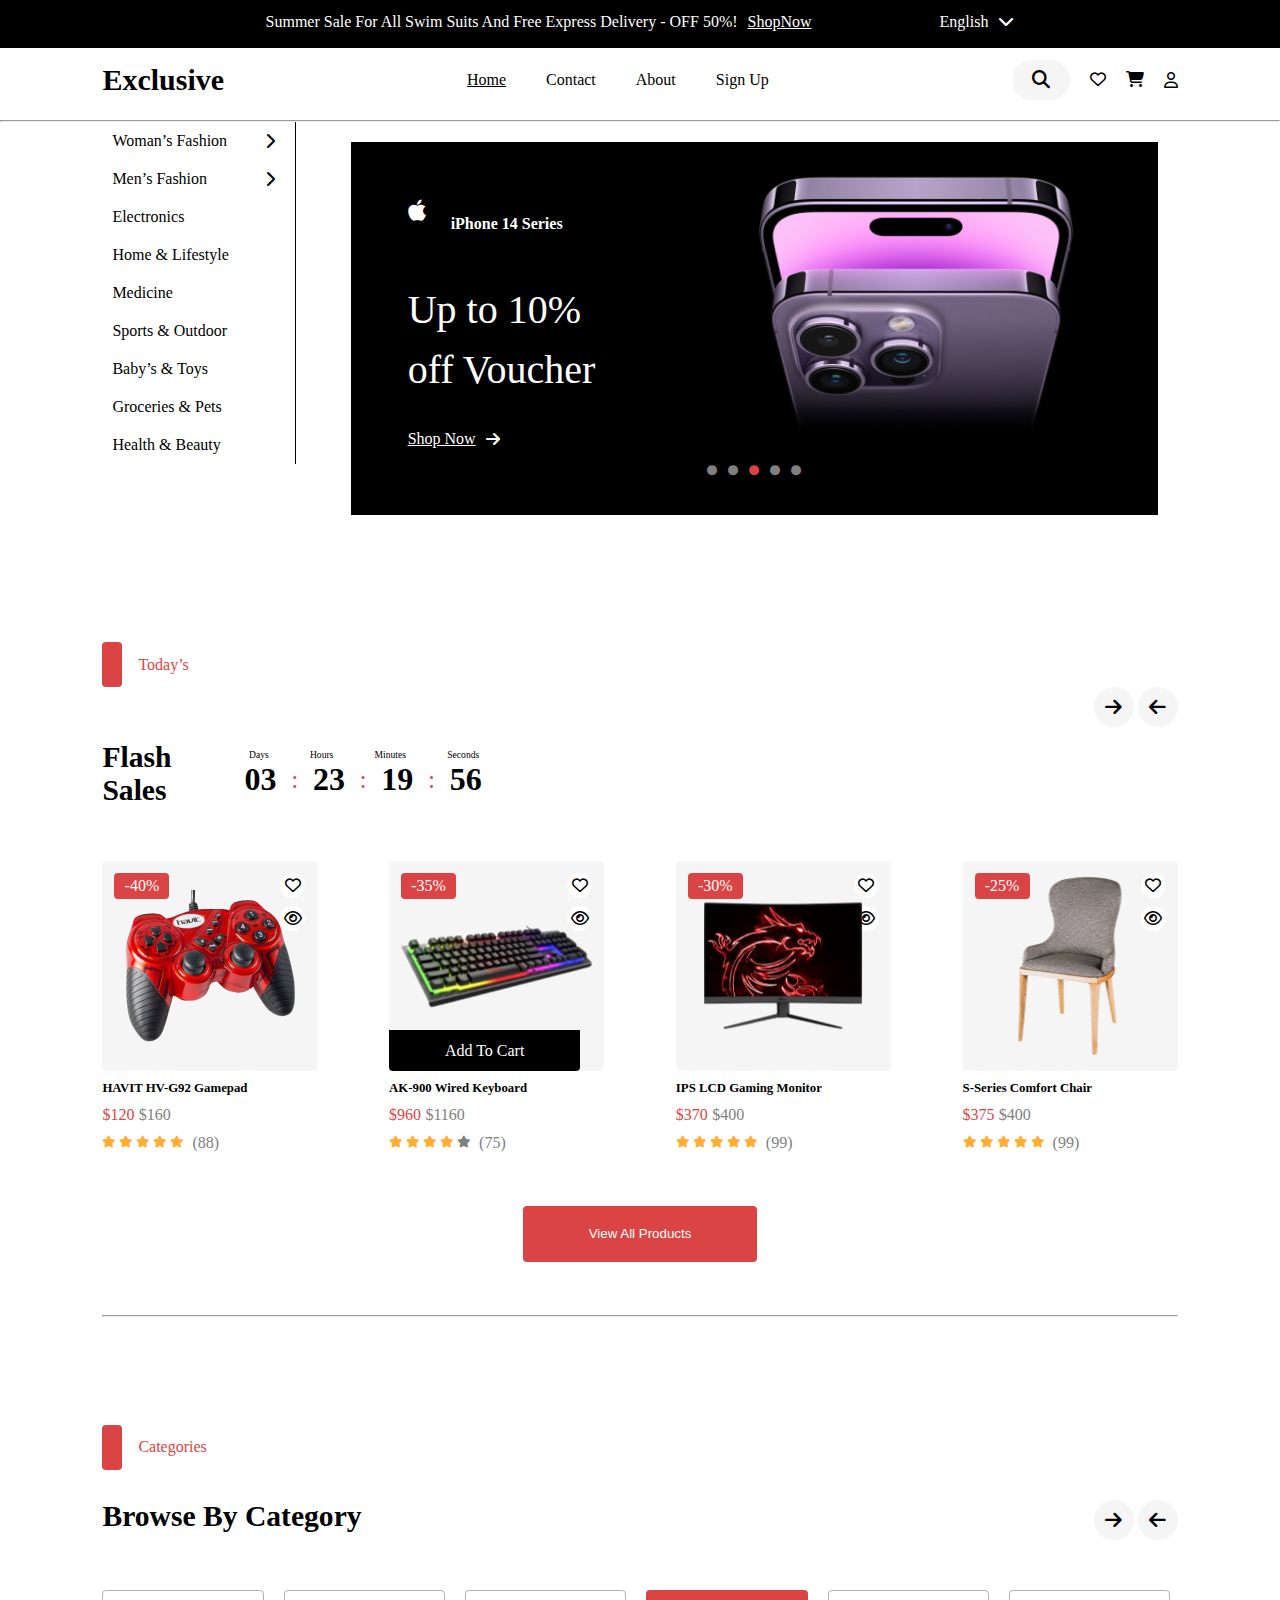
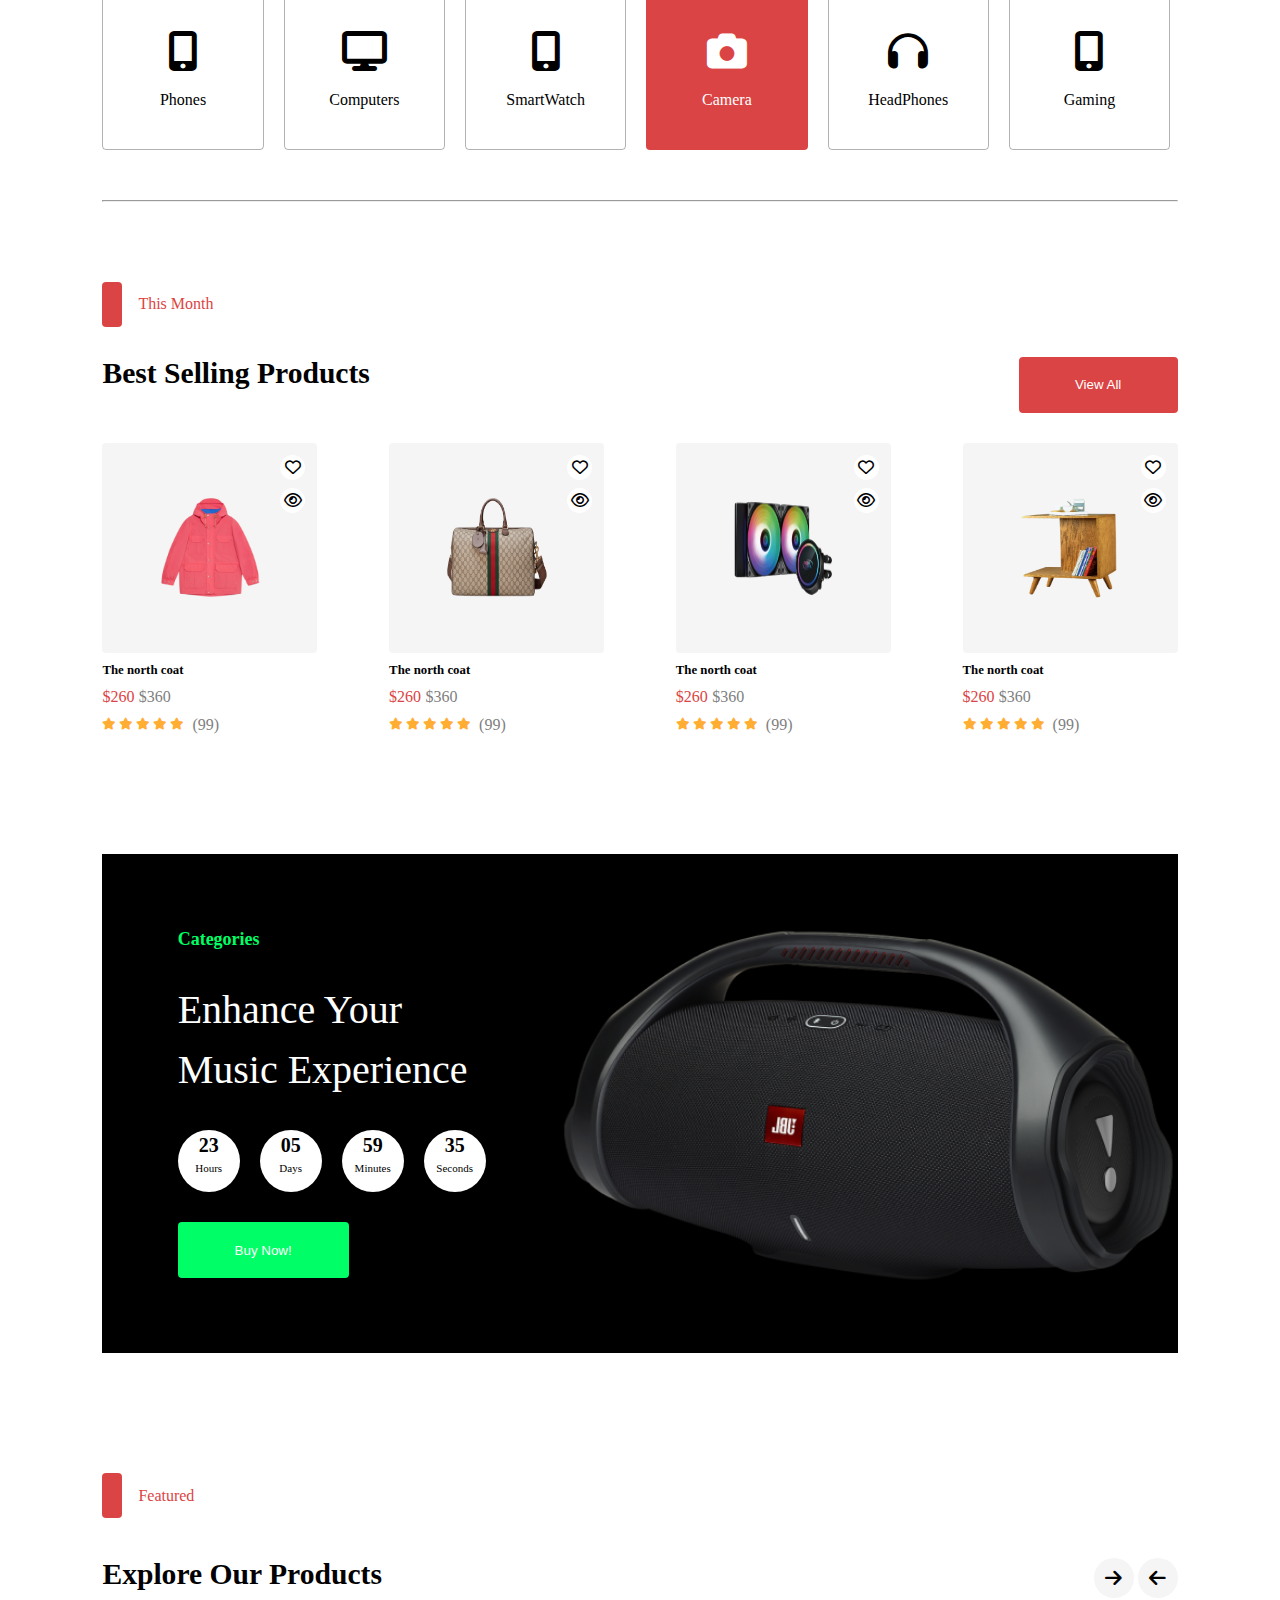
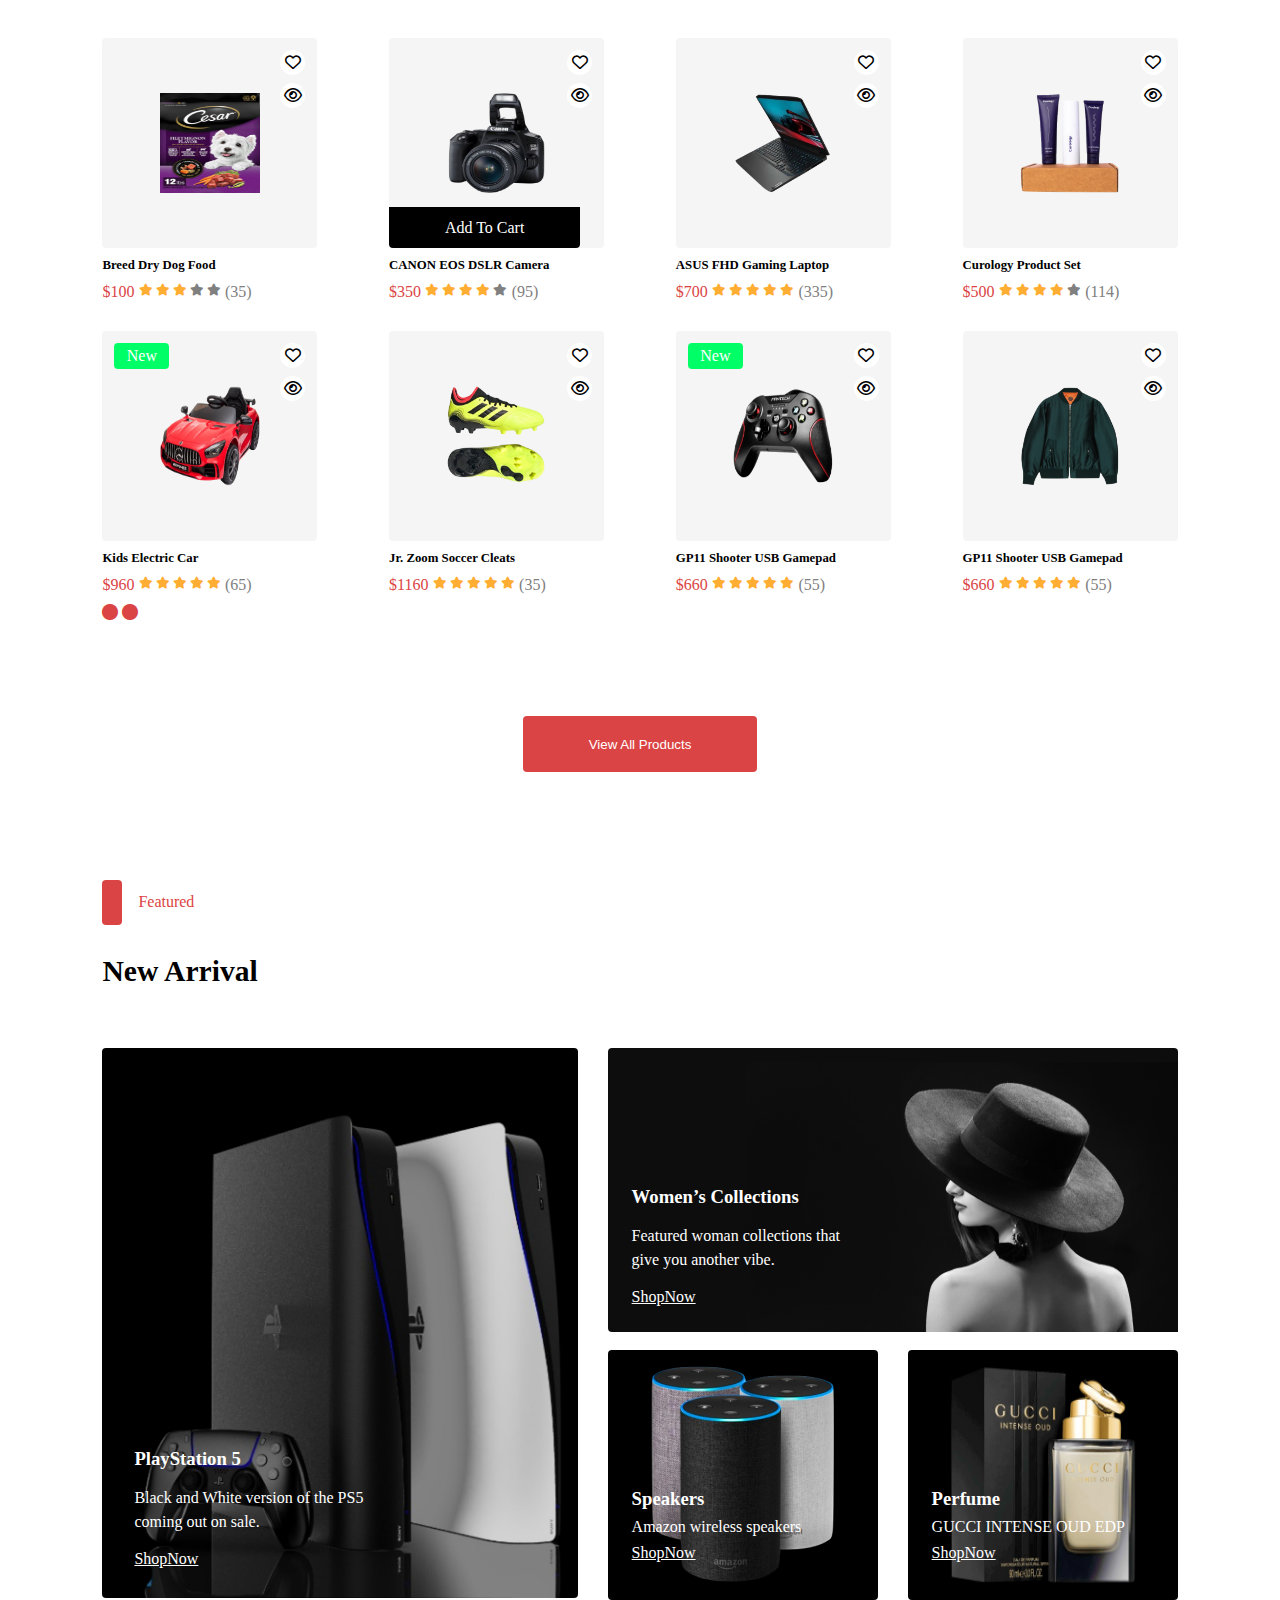
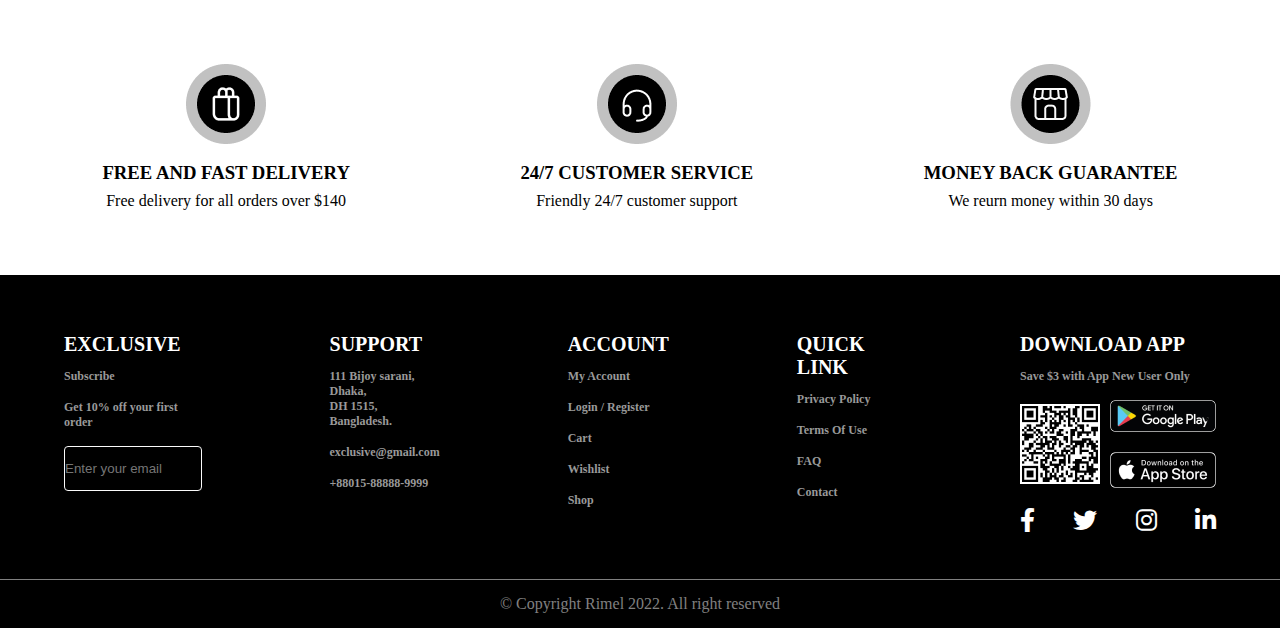
<file: index.html>
<!DOCTYPE html>
<html lang="en">

<head>
    <meta charset="UTF-8">
    <title>E-Commerce</title>
    <link rel="stylesheet" href="CSS/style.css">
    <link rel="stylesheet" href="CSS/all.css">
</head>

<body>
    <!-- start header -->
    <header>
        <div class="TopHeader">
            <div class="shop">
                <p>Summer Sale For All Swim Suits And Free Express Delivery - OFF 50%! </p>
                <a href="" class="ShopNow">ShopNow</a>
            </div>
            <div class="shop">
                <p>English</p>
                <i class="fa-solid fa-chevron-down"></i>
            </div>

        </div>
        <nav>
            <h1>Exclusive</h1>
            <div class="navbar">
                <ul>
                    <li class="underline"><a href="index.html">Home</a></li>
                    <li class="without_underline"><a href="Contact.html">Contact</a></li>
                    <li class="without_underline"><a href="About.html">About</a></li>
                    <li class="without_underline"><a href="sign up.html">Sign Up</a></li>
                </ul>
            </div>
            <div class="research">
                <div class="Box">
                    <input class="input_research" type="text" placeholder="What are you looking for? ">
                    <a href="">
                        <i class="fa-solid fa-magnifying-glass search"></i>
                    </a>
                </div>
                <a href="Wishlist.html"><i class="fa-regular fa-heart"></i></a>
                <a href="Cart.html"><i class="fa-solid fa-cart-shopping"></i></a>
                <i class="fa-regular fa-user"></i>
                <div class="user-info">
                    <ul>
                        <li><i class="fa-regular fa-user"></i> Manage My Account</li>
                        <li> <i class="fa-solid fa-briefcase"></i> My Order</li>
                        <li> <i class="fa-regular fa-circle-xmark"></i> My Cancellations</li>
                        <li> <i class="fa-regular fa-star"></i> My Reviews</li>
                        <li> <i class="fa-solid fa-arrow-right-to-bracket"></i> Logout</li>
                    </ul>
                </div>
            </div>
        </nav>
        <hr>
    </header>
        <!-- End header -->
    <section class="Home_section">
        <div class="listAndiPhone">
            <div class="List">
                <ul>
                    <div class="list_chevron">
                        <li><a href="">Woman’s Fashion</a></li>
                        <i class="fa-solid fa-chevron-right"></i>
                    </div>
                    <div class="list_chevron">
                        <li><a href="">Men’s Fashion</a></li>
                        <i class="fa-solid fa-chevron-right"></i>
                    </div>
                    <li> <a href="">Electronics</a></li>
                    <li><a href="">Home & Lifestyle</a></li>
                    <li><a href="">Medicine</a></li>
                    <li><a href="">Sports & Outdoor</a></li>
                    <li><a href="">Baby’s & Toys</a></li>
                    <li><a href="">Groceries & Pets</a></li>
                    <li><a href="">Health & Beauty</a></li>
                </ul>
            </div>
            <div class="make_img">
                <div class="speech_img">
                    <div class="iPhone_info">
                        <div class="name_iPhone">
                            <i class="fa-brands fa-apple apple"></i>
                            <h2>iPhone 14 Series</h2>
                        </div>
                        <p>Up to 10% <br> off Voucher</p>
                        <div class="shop_iPhone">
                            <a href="" class="ShopNow iPhone">Shop Now</a>
                            <i class="fa-solid fa-arrow-right"></i>
                        </div>
                    </div>
                    <img src="image/hero_endframe__cvklg0xk3w6e_large 2 (1).png" alt="" width="492px" height="">
                </div>
                <div class="circle">
                    <i class="fa-solid fa-circle"></i>
                    <i class="fa-solid fa-circle"></i>
                    <i class="fa-solid fa-circle circle_red"></i>
                    <i class="fa-solid fa-circle"></i>
                    <i class="fa-solid fa-circle"></i>
                </div>
            </div>
        </div>
        <div class="Flash_sales">
            <div class="today">
                <div class="background">
                </div>
                <p class="today_p">Today’s</p>
            </div>
            <div class="fram">
                <div class="Time_sales">
                    <h2 class="header_product">Flash Sales</h2>
                    <div class="time">
                        <div class="time_Write">
                            <p>Days</p>
                            <p>Hours</p>
                            <p>Minutes</p>
                            <p>Seconds</p>
                        </div>
                        <div class="time_number">
                            <p class="number">03</p>
                            <p class="color">:</p>
                            <p class="number">23</p>
                            <p class="color">:</p>
                            <p class="number">19</p>
                            <p class="color">:</p>
                            <p class="number">56</p>
                        </div>
                    </div>
                </div>
                <div class="arrow">
                    <i class="fa-solid fa-arrow-right type_arrow"></i>
                    <i class="fa-solid fa-arrow-left type_arrow"></i>
                </div>
            </div>

            <div class="posts_flash">

                <div class="flash_post">
                    <div class="flash">
                        <div class="price_heart">
                            <p>-40%</p>
                            <div class="eye_heart">
                                <i class="fa-regular fa-heart fa-heart-eye"></i>
                                <a href="prodect.html"><i class="fa-regular fa-eye fa-heart-eye"></i></a>                               
                            </div>
                        </div>
                        <img src="image/g92-2-500x500 1.png" alt="" style="width:172px; height: 152px;">
                    </div>
                    <h3>HAVIT HV-G92 Gamepad</h3>
                    <div class="price">
                        <p class="price_red">$120</p>
                        <p class="price_gray">$160</p>
                    </div>
                    <div class="Five_star">
                        <div class="star">
                            <i class="fa-solid fa-star"></i>
                            <i class="fa-solid fa-star"></i>
                            <i class="fa-solid fa-star"></i>
                            <i class="fa-solid fa-star"></i>
                            <i class="fa-solid fa-star"></i>
                        </div>
                        <p class="price_gray">(88)</p>
                    </div>
                </div>

                <div class="flash_post">
                    <div class="flash">
                        <div class="price_heart">
                            <p>-35%</p>
                            <div class="eye_heart">
                                <i class="fa-regular fa-heart fa-heart-eye"></i>
                                <a href="prodect.html"><i class="fa-regular fa-eye fa-heart-eye"></i></a>                               
                            </div>

                        </div>
                        <div class="flash_img">
                            <img src="image/ak-900-01-500x500 1.png" alt="" style="width: 191px; height: 101px;">
                            <div class="add">
                                <p>Add To Cart</p>
                            </div>
                        </div>
                    </div>
                    <h3>AK-900 Wired Keyboard</h3>
                    <div class="price">
                        <p class="price_red">$960</p>
                        <p class="price_gray">$1160</p>
                    </div>
                    <div class="Five_star">
                        <div class="star">
                            <i class="fa-solid fa-star"></i>
                            <i class="fa-solid fa-star"></i>
                            <i class="fa-solid fa-star"></i>
                            <i class="fa-solid fa-star"></i>
                            <i class="fa-solid fa-star gray_star"></i>
                        </div>
                        <p class="price_gray">(75)</p>
                    </div>
                </div>

                <div class="flash_post">
                    <div class="flash">
                        <div class="price_heart">
                            <p>-30%</p>
                            <div class="eye_heart">
                                <i class="fa-regular fa-heart fa-heart-eye"></i>
                                <a href="prodect.html"><i class="fa-regular fa-eye fa-heart-eye"></i></a>                               
                            </div>
                        </div>
                        <div class="flash_img">
                            <img src="image/g27cq4-500x500 1.png" alt="" style="width: 160px; height: 129px;">
                        </div>
                    </div>
                    <h3>IPS LCD Gaming Monitor</h3>
                    <div class="price">
                        <p class="price_red">$370</p>
                        <p class="price_gray">$400</p>
                    </div>
                    <div class="Five_star">
                        <div class="star">
                            <i class="fa-solid fa-star"></i>
                            <i class="fa-solid fa-star"></i>
                            <i class="fa-solid fa-star"></i>
                            <i class="fa-solid fa-star"></i>
                            <i class="fa-solid fa-star"></i>
                        </div>
                        <p class="price_gray">(99)</p>
                    </div>
                </div>

                <div class="flash_post">
                    <div class="flash">
                        <div class="price_heart">
                            <p>-25%</p>
                            <div class="eye_heart">
                                <i class="fa-regular fa-heart fa-heart-eye"></i>
                                <a href="prodect.html"><i class="fa-regular fa-eye fa-heart-eye"></i></a>                               
                            </div>

                        </div>
                        <div class="flash_img">
                            <img src="image/sam-moghadam-khamseh-kvmdsTrGOBM-unsplash 1.png" alt=""
                                style="width: 107px; height: 180px;">
                        </div>
                    </div>
                    <h3>S-Series Comfort Chair </h3>
                    <div class="price">
                        <p class="price_red">$375</p>
                        <p class="price_gray">$400</p>
                    </div>
                    <div class="Five_star">
                        <div class="star">
                            <i class="fa-solid fa-star"></i>
                            <i class="fa-solid fa-star"></i>
                            <i class="fa-solid fa-star"></i>
                            <i class="fa-solid fa-star"></i>
                            <i class="fa-solid fa-star"></i>
                        </div>
                        <p class="price_gray">(99)</p>
                    </div>
                </div>


            </div>
            <div class="button">
                <button class="button_products">View All Products</button>
            </div>
            <hr>
        </div>
        <div class="Category">
            <div class="today">
                <div class="background">
                </div>
                <p class="today_p">Categories</p>
            </div>
            <div class="fram">
                <h2 class="header_product">Browse By Category</h2>
                <div class="arrow">
                    <i class="fa-solid fa-arrow-right type_arrow"></i>
                    <i class="fa-solid fa-arrow-left type_arrow"></i>
                </div>
            </div>
            <div class="Categories">
                <div class="Category_post">
                    <i class="fa-solid fa-mobile-screen-button fa-category"></i>
                    <p>Phones</p>
                </div>
                <div class="Category_post">
                    <i class="fa-solid fa-display fa-category"></i>
                    <p>Computers</p>
                </div>
                <div class="Category_post">
                    <i class="fa-solid fa-mobile-screen-button fa-category"></i>
                    <p>SmartWatch</p>
                </div>
                <div class="Category_post camera">
                    <i class="fa-solid fa-camera fa-category"></i>
                    <p>Camera</p>
                </div>
                <div class="Category_post">
                    <i class="fa-solid fa-headphones fa-category"></i>
                    <p>HeadPhones</p>
                </div>
                <div class="Category_post">
                    <i class="fa-solid fa-mobile-screen-button fa-category"></i>
                    <p>Gaming</p>
                </div>

            </div>
            <hr>
        </div>

        <div class="product">
            <div class="today">
                <div class="background">
                </div>
                <p class="today_p">This Month</p>
            </div>
            <div class="fram">
                <h2 class="header_product">Best Selling Products</h2>
                <button class="button_products button_selling">View All</button>
            </div>
            <div class="posts_flash">
                <div class="flash_post">
                    <div class="flash">
                        <div class="hrt-ey">
                            <i class="fa-regular fa-heart fa-heart-eye"></i>
                            <a href="prodect.html"><i class="fa-regular fa-eye fa-heart-eye"></i></a>  
                        </div>
                        <div class="flash_img">
                            <img src="image/672462_ZAH9D_5626_002_100_0000_Light-The-North-Face-x-Gucci-coat 1.png"
                                alt="" width="150px" height="60px">
                        </div>
                    </div>
                    <h3>The north coat</h3>
                    <div class="price">
                        <p class="price_red">$260</p>
                        <p class="price_gray">$360</p>
                    </div>
                    <div class="Five_star">
                        <div class="star">
                            <i class="fa-solid fa-star"></i>
                            <i class="fa-solid fa-star"></i>
                            <i class="fa-solid fa-star"></i>
                            <i class="fa-solid fa-star"></i>
                            <i class="fa-solid fa-star"></i>
                        </div>
                        <p class="price_gray">(99)</p>
                    </div>
                </div>

                <div class="flash_post">
                    <div class="flash">
                        <div class="hrt-ey">
                            <i class="fa-regular fa-heart fa-heart-eye"></i>
                            <a href="prodect.html"><i class="fa-regular fa-eye fa-heart-eye"></i></a>  
                        </div>
                        <div class="flash_img">
                            <img src="image/547953_9C2ST_8746_001_082_0000_Light-Gucci-Savoy-medium-duffle-bag 1.png"
                                alt="" width="150px" height="60px">
                        </div>
                    </div>
                    <h3>The north coat</h3>
                    <div class="price">
                        <p class="price_red">$260</p>
                        <p class="price_gray">$360</p>
                    </div>
                    <div class="Five_star">
                        <div class="star">
                            <i class="fa-solid fa-star"></i>
                            <i class="fa-solid fa-star"></i>
                            <i class="fa-solid fa-star"></i>
                            <i class="fa-solid fa-star"></i>
                            <i class="fa-solid fa-star"></i>
                        </div>
                        <p class="price_gray">(99)</p>
                    </div>
                </div>

                <div class="flash_post">
                    <div class="flash">
                        <div class="hrt-ey">
                            <i class="fa-regular fa-heart fa-heart-eye"></i>
                            <a href="prodect.html"><i class="fa-regular fa-eye fa-heart-eye"></i></a>  
                        </div>
                        <div class="flash_img">
                            <img src="image/gammaxx-l240-argb-1-500x500 1.png" alt="" width="150px" height="60px">
                        </div>
                    </div>
                    <h3>The north coat</h3>
                    <div class="price">
                        <p class="price_red">$260</p>
                        <p class="price_gray">$360</p>
                    </div>
                    <div class="Five_star">
                        <div class="star">
                            <i class="fa-solid fa-star"></i>
                            <i class="fa-solid fa-star"></i>
                            <i class="fa-solid fa-star"></i>
                            <i class="fa-solid fa-star"></i>
                            <i class="fa-solid fa-star"></i>
                        </div>
                        <p class="price_gray">(99)</p>
                    </div>
                </div>

                <div class="flash_post">
                    <div class="flash">
                        <div class="hrt-ey">
                            <i class="fa-regular fa-heart fa-heart-eye"></i>
                            <a href="prodect.html"><i class="fa-regular fa-eye fa-heart-eye"></i></a>  
                        </div>
                        <div class="flash_img">
                            <img src="image/sam-moghadam-khamseh-L_7MQsHl_aU-unsplash 1.png" alt="" width="150px"
                                height="60px">
                        </div>
                    </div>
                    <h3>The north coat</h3>
                    <div class="price">
                        <p class="price_red">$260</p>
                        <p class="price_gray">$360</p>
                    </div>
                    <div class="Five_star">
                        <div class="star">
                            <i class="fa-solid fa-star"></i>
                            <i class="fa-solid fa-star"></i>
                            <i class="fa-solid fa-star"></i>
                            <i class="fa-solid fa-star"></i>
                            <i class="fa-solid fa-star"></i>
                        </div>
                        <p class="price_gray">(99)</p>
                    </div>
                </div>
            </div>
        </div>
        <div class="make_img music">
            <div class="speech_img">
                <div class="iPhone_info">
                    <h2 class="green_header">Categories</h2>
                    <p>Enhance Your <br> Music Experience</p>
                    <div class="music_time">
                        <div class="style_music_Time">
                            <p id="font_size_music_number">23</p>
                            <p id="font_size_music_written">Hours</p>
                        </div>
                        <div class="style_music_Time">
                            <p id="font_size_music_number">05</p>
                            <p id="font_size_music_written">Days</p>
                        </div>
                        <div class="style_music_Time">
                            <p id="font_size_music_number">59</p>
                            <p id="font_size_music_written">Minutes</p>
                        </div>
                        <div class="style_music_Time">
                            <p id="font_size_music_number">35</p>
                            <p id="font_size_music_written">Seconds</p>
                        </div>
                    </div>
                    <button class="button_music">
                        Buy Now!
                    </button>
                </div>
                <img src="image/JBL_BOOMBOX_2_HERO_020_x1 (1) 1 (1).png" alt="" class="music_img">
            </div>
        </div>
        <div class="Featured_product">
            <div class="today">
                <div class="background">
                </div>
                <p class="today_p">Featured</p>
            </div>
            <div class="fram">
                <h2 class="header_product">Explore Our Products</h2>
                <div class="arrow">
                    <i class="fa-solid fa-arrow-right type_arrow"></i>
                    <i class="fa-solid fa-arrow-left type_arrow"></i>
                </div>
            </div>
            <div class="posts_flash">
                <div class="flash_post">
                    <div class="flash">
                        <div class="hrt-ey">
                            <i class="fa-regular fa-heart fa-heart-eye"></i>
                            <a href="prodect.html"><i class="fa-regular fa-eye fa-heart-eye"></i></a>  
                        </div>
                        <div class="flash_img">
                            <img src="image/71RdoeXxtrL 1.png" alt="" width="150px" height="60px">
                        </div>
                    </div>
                    <h3>Breed Dry Dog Food</h3>
                    <div class="price">
                        <p class="price_red">$100</p>
                        <div class="star">
                            <i class="fa-solid fa-star"></i>
                            <i class="fa-solid fa-star"></i>
                            <i class="fa-solid fa-star"></i>
                            <i class="fa-solid fa-star gray_star"></i>
                            <i class="fa-solid fa-star gray_star"></i>
                        </div>
                        <p class="price_gray">(35)</p>
                    </div>
                </div>

                <div class="flash_post">
                    <div class="flash">
                        <div class="hrt-ey">
                            <i class="fa-regular fa-heart fa-heart-eye"></i>
                            <a href="prodect.html"><i class="fa-regular fa-eye fa-heart-eye"></i></a>  
                        </div>
                        <div class="flash_img">
                            <img src="image/eos-250d-03-500x500 1.png" alt="" width="150px" height="60px">
                            <div class="add">
                                <p>Add To Cart</p>
                            </div>
                        </div>
                    </div>
                    <h3>CANON EOS DSLR Camera</h3>
                    <div class="price">
                        <p class="price_red">$350</p>
                        <div class="star">
                            <i class="fa-solid fa-star"></i>
                            <i class="fa-solid fa-star"></i>
                            <i class="fa-solid fa-star"></i>
                            <i class="fa-solid fa-star"></i>
                            <i class="fa-solid fa-star gray_star"></i>
                        </div>
                        <p class="price_gray">(95)</p>
                    </div>
                </div>

                <div class="flash_post">
                    <div class="flash">
                        <div class="hrt-ey">
                            <i class="fa-regular fa-heart fa-heart-eye"></i>
                            <a href="prodect.html"><i class="fa-regular fa-eye fa-heart-eye"></i></a>  
                        </div>
                        <div class="flash_img">
                            <img src="image/ideapad-gaming-3i-01-500x500 1.png" alt="" width="150px" height="60px">
                        </div>
                    </div>
                    <h3>ASUS FHD Gaming Laptop</h3>
                    <div class="price">
                        <p class="price_red">$700</p>
                        <div class="star">
                            <i class="fa-solid fa-star"></i>
                            <i class="fa-solid fa-star"></i>
                            <i class="fa-solid fa-star"></i>
                            <i class="fa-solid fa-star"></i>
                            <i class="fa-solid fa-star"></i>
                        </div>
                        <p class="price_gray">(335)</p>
                    </div>
                </div>

                <div class="flash_post">
                    <div class="flash">
                        <div class="hrt-ey">
                            <i class="fa-regular fa-heart fa-heart-eye"></i>
                            <a href="prodect.html"><i class="fa-regular fa-eye fa-heart-eye"></i></a>  
                        </div>
                        <div class="flash_img">
                            <img src="image/curology-j7pKVQrTUsM-unsplash 1.png" alt="" width="150px" height="60px">
                        </div>
                    </div>
                    <h3>Curology Product Set </h3>
                    <div class="price">
                        <p class="price_red">$500</p>
                        <div class="star">
                            <i class="fa-solid fa-star"></i>
                            <i class="fa-solid fa-star"></i>
                            <i class="fa-solid fa-star"></i>
                            <i class="fa-solid fa-star"></i>
                            <i class="fa-solid fa-star gray_star"></i>
                        </div>
                        <p class="price_gray">(114)</p>
                    </div>
                </div>

                <div class="flash_post">
                    <div class="flash">
                        <div class="price_heart new">
                            <p>New</p>
                            <div class="eye_heart">
                                <i class="fa-regular fa-heart fa-heart-eye"></i>
                                <a href="prodect.html"><i class="fa-regular fa-eye fa-heart-eye"></i></a>  
                            </div>
                        </div>
                        <div class="flash_img">
                            <img src="image/New-Mercedes-Benz-Gtr-Licensed-Ride-on-Car-Kids-Electric-Toy-Car 1.png"
                                alt="" width="150px" height="60px">
                        </div>
                    </div>
                    <h3>Kids Electric Car</h3>
                    <div class="price">
                        <p class="price_red">$960</p>
                        <div class="star">
                            <i class="fa-solid fa-star"></i>
                            <i class="fa-solid fa-star"></i>
                            <i class="fa-solid fa-star"></i>
                            <i class="fa-solid fa-star"></i>
                            <i class="fa-solid fa-star"></i>
                        </div>
                        <p class="price_gray">(65)</p>
                    </div>
                    <div class="circle_product">
                        <i class="fa-solid fa-circle"></i>
                        <i class="fa-solid fa-circle"></i>
                    </div>
                </div>

                <div class="flash_post">
                    <div class="flash">
                        <div class="hrt-ey">
                            <i class="fa-regular fa-heart fa-heart-eye"></i>
                            <a href="prodect.html"><i class="fa-regular fa-eye fa-heart-eye"></i></a>  
                        </div>
                        <div class="flash_img">
                            <img src="image/Copa_Sense 1.png" alt="" width="150px" height="60px">
                        </div>
                    </div>
                    <h3>Jr. Zoom Soccer Cleats</h3>
                    <div class="price">
                        <p class="price_red">$1160</p>
                        <div class="star">
                            <i class="fa-solid fa-star"></i>
                            <i class="fa-solid fa-star"></i>
                            <i class="fa-solid fa-star"></i>
                            <i class="fa-solid fa-star"></i>
                            <i class="fa-solid fa-star"></i>
                        </div>
                        <p class="price_gray">(35)</p>
                    </div>
                </div>

                <div class="flash_post">
                    <div class="flash">
                        <div class="price_heart new">
                            <p>New</p>
                            <div class="eye_heart">
                                <i class="fa-regular fa-heart fa-heart-eye"></i>
                                <a href="prodect.html"><i class="fa-regular fa-eye fa-heart-eye"></i></a>  
                            </div>
                        </div>
                        <div class="flash_img">
                            <img src="image/GP11_PRD3 1.png" alt="" width="150px" height="60px">
                        </div>
                    </div>
                    <h3>GP11 Shooter USB Gamepad</h3>
                    <div class="price">
                        <p class="price_red">$660</p>
                        <div class="star">
                            <i class="fa-solid fa-star"></i>
                            <i class="fa-solid fa-star"></i>
                            <i class="fa-solid fa-star"></i>
                            <i class="fa-solid fa-star"></i>
                            <i class="fa-solid fa-star"></i>
                        </div>
                        <p class="price_gray">(55)</p>
                    </div>
                </div>

                <div class="flash_post">
                    <div class="flash">
                        <div class="hrt-ey">
                            <i class="fa-regular fa-heart fa-heart-eye"></i>
                            <a href="prodect.html"><i class="fa-regular fa-eye fa-heart-eye"></i></a>  
                        </div>
                        <div class="flash_img">
                            <img src="image/698717_Z8A1X_3475_001_100_0000_Light-Reversible-quilted-satin-jacket 1.png"
                                alt="" width="150px" height="60px">
                        </div>
                    </div>
                    <h3>GP11 Shooter USB Gamepad</h3>
                    <div class="price">
                        <p class="price_red">$660</p>
                        <div class="star">
                            <i class="fa-solid fa-star"></i>
                            <i class="fa-solid fa-star"></i>
                            <i class="fa-solid fa-star"></i>
                            <i class="fa-solid fa-star"></i>
                            <i class="fa-solid fa-star"></i>
                        </div>
                        <p class="price_gray">(55)</p>
                    </div>
                </div>
            </div>
            <div class="button">
                <button class="button_products">View All Products</button>
            </div>
        </div>
        <div class="Featured_arrival">
            <div class="today">
                <div class="background">
                </div>
                <p class="today_p">Featured</p>
            </div>
            <h2 class="header_product Featured_header">New Arrival</h2>
            <div class="Featured">
                <div class="PlayStation">
                    <img src="image/ps5-slim-goedkope-playstation_large 1.png" alt="">
                    <div class="info_featured">
                        <h3>PlayStation 5</h3>
                        <p>
                            Black and White version of the PS5 <br>
                            coming out on sale.
                        </p>
                        <a href="">ShopNow</a>
                    </div>
                </div>
                <div class="arrival">
                    <div class="women">
                        <img src="image/attractive-woman-wearing-hat-posing-black-background 1.png" alt="">
                        <div class="info_women">
                            <h3>Women’s Collections</h3>
                            <p>
                                Featured woman collections that <br>
                                give you another vibe.
                            </p>
                            <a href="">ShopNow</a>
                        </div>
                    </div>
                    <div class="posts_arrival">
                        <div class="post_arrival">
                            <img src="image/69-694768_amazon-echo-png-clipart-transparent-amazon-echo-png 1.png" alt="">
                            <div class="info_arrival">
                                <h3>Speakers</h3>
                                <p>Amazon wireless speakers</p>
                                <a href="">ShopNow</a>
                            </div>
                        </div>
                        <div class="post_arrival">
                            <img src="image/652e82cd70aa6522dd785109a455904c.png" alt="">
                            <div class="info_arrival">
                                <h3>Perfume</h3>
                                <p>GUCCI INTENSE OUD EDP</p>
                                <a href="">ShopNow</a>
                            </div>
                        </div>
                    </div>


                </div>
            </div>
        </div>
        <div class="Customer_services">
            <div class="Service">
                <img src="image/Services (2).png" alt="">
                <h3>FREE AND FAST DELIVERY</h3>
                <p>Free delivery for all orders over $140</p>
            </div>
            <div class="Service">
                <img src="image/Services (4).png" alt="">
                <h3>24/7 CUSTOMER SERVICE</h3>
                <p>Friendly 24/7 customer support</p>
            </div>
            <div class="Service">
                <img src="image/Services.png" alt="">
                <h3>MONEY BACK GUARANTEE</h3>
                <p>We reurn money within 30 days</p>
            </div>
        </div>
    </section>
    <!-- FOOTER START -->
    <footer>
        <div class="footer">
            <div class="contain">
                <div class="col">
                    <h1>Exclusive</h1>
                    <ul>
                        <li>Subscribe</li>
                        <li>Get 10% off your first order</li>
                        <li class="email">
                            <input type="email" placeholder="Enter your email">
                        </li>
                    </ul>
                </div>
                <div class="col">
                    <h1>Support</h1>
                    <ul>
                        <li>
                            111 Bijoy sarani, Dhaka, <br>
                            DH 1515, Bangladesh.
                        </li>
                        <li>exclusive@gmail.com</li>
                        <li>+88015-88888-9999</li>
                    </ul>
                </div>
                <div class="col">
                    <h1>Account</h1>
                    <ul>
                        <li>My Account</li>
                        <li>Login / Register</li>
                        <li>Cart</li>
                        <li>Wishlist</li>
                        <li>Shop</li>
                    </ul>
                </div>
                <div class="col">
                    <h1>Quick Link</h1>
                    <ul>
                        <li>Privacy Policy</li>
                        <li>Terms Of Use</li>
                        <li>FAQ</li>
                        <li>Contact</li>
                    </ul>
                </div>
                <div class="col social">
                    <h1>Download App</h1>
                    <ul>
                        <li>Save $3 with App New User Only</li>
                        <div class="Qrcode">
                            <li><img src="image/Qrcode 1.png " alt=""></li>
                            <div class="google_paly_apple">
                                <li><img src="image/png-transparent-google-play-store-logo-google-play-app-store-android-wallets-text-label-logo.png"
                                        alt=""></li>
                                <li><img src="image/download-appstore.png" alt=""></li>
                            </div>
                        </div>
                        <div class="social_media">
                            <li>
                                <i class="fa-brands fa-facebook-f"></i>
                            </li>
                            <li>
                                <i class="fa-brands fa-twitter"></i>
                            </li>
                            <li>
                                <i class="fa-brands fa-instagram"></i>
                            </li>
                            <li>
                                <i class="fa-brands fa-linkedin-in"></i>
                            </li>
                        </div>
                    </ul>
                </div>
            </div>
            <p class="cope">&copy; Copyright Rimel 2022. All right reserved</p>
        </div>
    </footer>
    <!-- END OF FOOTER -->

</body>

</html>
</file>
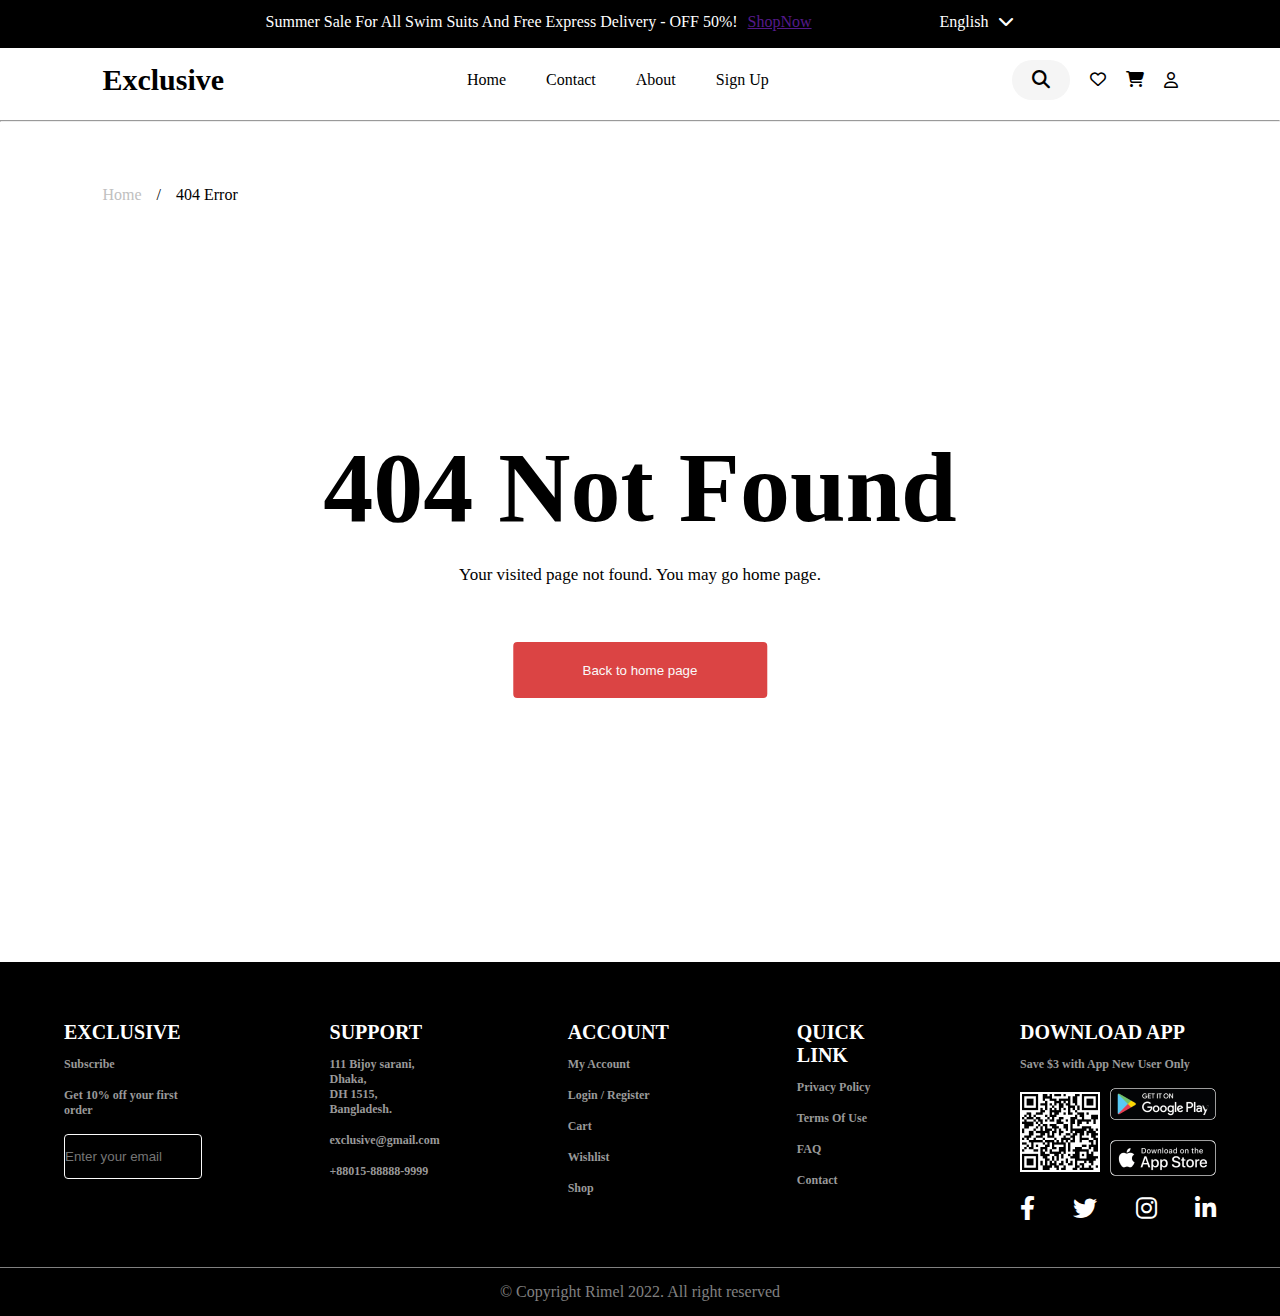
<file: 404_Error.html>
<!DOCTYPE html>
<html lang="en">

<head>
    <meta charset="UTF-8">
    <meta http-equiv="X-UA-Compatible" content="IE=edge">
    <meta name="viewport" content="width=device-width, initial-scale=1.0">
    <title>404 Error</title>
    <link rel="stylesheet" href="CSS/Error_style.css">
    <link rel="stylesheet" href="CSS/all.css">
</head>

<body>
    <!-- start header -->
    <header>
        <div class="TopHeader">
            <div class="shop">
                <p>Summer Sale For All Swim Suits And Free Express Delivery - OFF 50%! </p>
                <a href="" class="ShopNow">ShopNow</a>
            </div>
            <div class="shop">
                <p>English</p>
                <i class="fa-solid fa-chevron-down"></i>
            </div>

        </div>
        <nav>
            <h1>Exclusive</h1>
            <div class="navbar">
                <ul>
                    <li class="without_underline"><a href="index.html">Home</a></li>
                    <li class="without_underline"><a href="Contact.html">Contact</a></li>
                    <li class="without_underline"><a href="About.html">About</a></li>
                    <li class="without_underline"><a href="sign up.html">Sign Up</a></li>
                </ul>
            </div>
            <div class="research">
                <div class="Box">
                    <input class="input_research" type="text" placeholder="What are you looking for? ">
                    <a href="">
                        <i class="fa-solid fa-magnifying-glass search"></i>
                    </a>
                </div>
                <a href="Wishlist.html"><i class="fa-regular fa-heart"></i></a>
                <a href="Cart.html"><i class="fa-solid fa-cart-shopping"></i></a>
                <i class="fa-regular fa-user"></i>
                <div class="user-info">
                    <ul>
                        <li><i class="fa-regular fa-user"></i> Manage My Account</li>
                        <li> <i class="fa-solid fa-briefcase"></i> My Order</li>
                        <li> <i class="fa-regular fa-circle-xmark"></i> My Cancellations</li>
                        <li> <i class="fa-regular fa-star"></i> My Reviews</li>
                        <li> <i class="fa-solid fa-arrow-right-to-bracket"></i> Logout</li>
                    </ul>
                </div>
            </div>
        </nav>
        <hr>
    </header>
    <div class="Home_Error">
        <a href="" class="Home">Home</a>
        <p>/</p>
        <div class="Error_link">
            <a href="">404 Error</a>
        </div>
    </div>
    <!-- end header -->
    <section class="Error_section">
        <div class="text_box">
            <h1 class="h1">
                404 Not Found
            </h1>
            <p class="p1">
                Your visited page not found. You may go home page.
            </p>
            <button class="button2">Back to home page</button>
        </div>
    </section>

    <!-- FOOTER START -->
    <footer>
        <div class="footer">
            <div class="contain">
                <div class="col">
                    <h1>Exclusive</h1>
                    <ul>
                        <li>Subscribe</li>
                        <li>Get 10% off your first order</li>
                        <li class="email">
                            <input type="email" placeholder="Enter your email">
                        </li>
                    </ul>
                </div>
                <div class="col">
                    <h1>Support</h1>
                    <ul>
                        <li>
                            111 Bijoy sarani, Dhaka, <br>
                            DH 1515, Bangladesh.
                        </li>
                        <li>exclusive@gmail.com</li>
                        <li>+88015-88888-9999</li>
                    </ul>
                </div>
                <div class="col">
                    <h1>Account</h1>
                    <ul>
                        <li>My Account</li>
                        <li>Login / Register</li>
                        <li>Cart</li>
                        <li>Wishlist</li>
                        <li>Shop</li>
                    </ul>
                </div>
                <div class="col">
                    <h1>Quick Link</h1>
                    <ul>
                        <li>Privacy Policy</li>
                        <li>Terms Of Use</li>
                        <li>FAQ</li>
                        <li>Contact</li>
                    </ul>
                </div>
                <div class="col social">
                    <h1>Download App</h1>
                    <ul>
                        <li>Save $3 with App New User Only</li>
                        <div class="Qrcode">
                            <li><img src="image/Qrcode 1.png " alt=""></li>
                            <div class="google_paly_apple">
                                <li><img src="image/png-transparent-google-play-store-logo-google-play-app-store-android-wallets-text-label-logo.png"
                                        alt=""></li>
                                <li><img src="image/download-appstore.png" alt=""></li>
                            </div>
                        </div>
                        <div class="social_media">
                            <li>
                                <i class="fa-brands fa-facebook-f"></i>
                            </li>
                            <li>
                                <i class="fa-brands fa-twitter"></i>
                            </li>
                            <li>
                                <i class="fa-brands fa-instagram"></i>
                            </li>
                            <li>
                                <i class="fa-brands fa-linkedin-in"></i>
                            </li>
                        </div>
                    </ul>
                </div>
            </div>
            <p class="cope">&copy; Copyright Rimel 2022. All right reserved</p>
        </div>
    </footer>
    <!-- END OF FOOTER -->

</body>

</html>
</file>
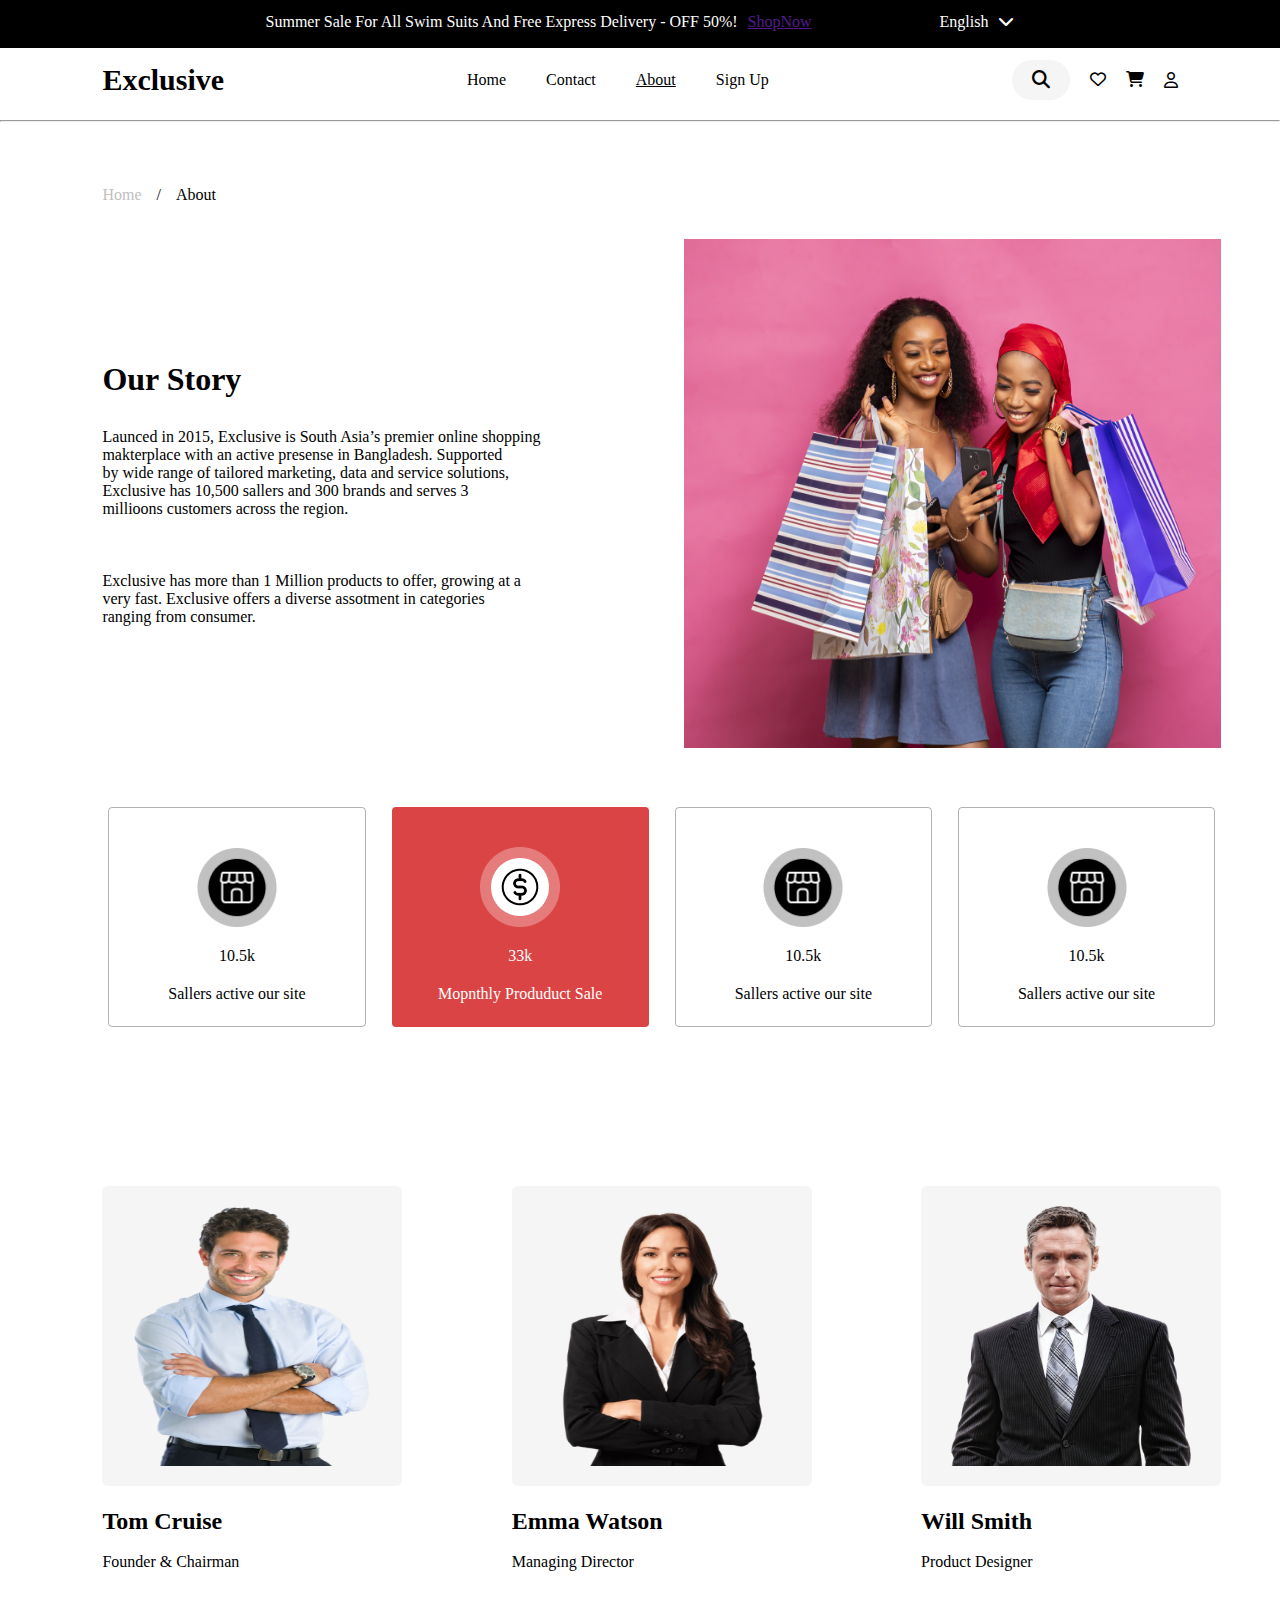
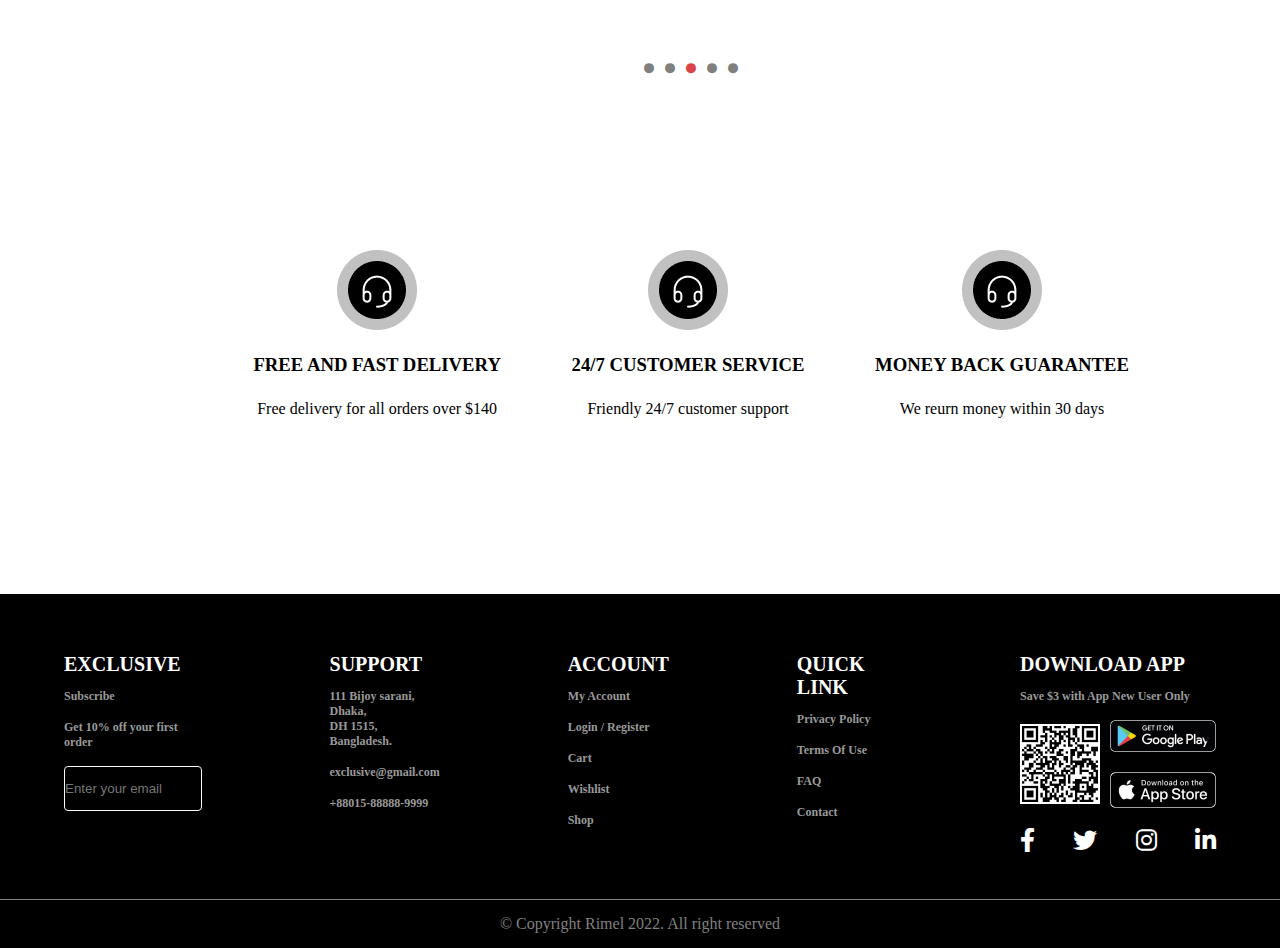
<file: About.html>
<!DOCTYPE html>
<html lang="en">

<head>
    <meta charset="UTF-8">
    <meta http-equiv="X-UA-Compatible" content="IE=edge">
    <meta name="viewport" content="width=device-width, initial-scale=1.0">
    <link rel="stylesheet" href="CSS/all.css">
    <link rel="stylesheet" href="CSS/About_style.css">
    <title>About</title>
</head>

<body>
    <!-- start header -->
    <header>
        <div class="TopHeader">
            <div class="shop">
                <p>Summer Sale For All Swim Suits And Free Express Delivery - OFF 50%! </p>
                <a href="" class="ShopNow">ShopNow</a>
            </div>
            <div class="shop">
                <p>English</p>
                <i class="fa-solid fa-chevron-down"></i>
            </div>

        </div>
        <nav>
            <h1>Exclusive</h1>
            <div class="navbar">
                <ul>
                    <li class="without_underline"><a href="index.html">Home</a></li>
                    <li class="without_underline"><a href="Contact.html">Contact</a></li>
                    <li class="underline"><a href="About.html">About</a></li>
                    <li class="without_underline"><a href="sign up.html">Sign Up</a></li>
                </ul>
            </div>
            <div class="research">
                <div class="Box">
                    <input class="input_research" type="text" placeholder="What are you looking for? ">
                    <a href="">
                        <i class="fa-solid fa-magnifying-glass search"></i>
                    </a>
                </div>
                <a href="Wishlist.html"><i class="fa-regular fa-heart"></i></a>
                <a href="Cart.html"><i class="fa-solid fa-cart-shopping"></i></a>
                <i class="fa-regular fa-user"></i>
                <div class="user-info">
                    <ul>
                        <li><i class="fa-regular fa-user"></i> Manage My Account</li>
                        <li> <i class="fa-solid fa-briefcase"></i> My Order</li>
                        <li> <i class="fa-regular fa-circle-xmark"></i> My Cancellations</li>
                        <li> <i class="fa-regular fa-star"></i> My Reviews</li>
                        <li> <i class="fa-solid fa-arrow-right-to-bracket"></i> Logout</li>
                    </ul>
                </div>
            </div>
        </nav>
        <hr>
    </header>
    <div class="Home_About">
        <a href="" class="Home">Home</a>
        <p>/</p>
        <div class="About_link">
            <a href="">About</a>
        </div>
    </div>
    <!-- end header -->


    <section class="content">
        <!-- start content and picture -->
        <div class="content-picture">
            <div class="content_info">
                <h1>Our Story</h1>
                <p>Launced in 2015, Exclusive is South Asia’s premier online shopping <br>makterplace with an active
                    presense in Bangladesh. Supported <br> by wide range of tailored marketing, data and service
                    solutions,
                    <br>Exclusive has 10,500 sallers and 300 brands and serves 3 <br> millioons customers across the
                    region.
                </p>
                <br>
                <br>
                <br>
                <p>Exclusive has more than 1 Million products to offer, growing at a <br> very fast. Exclusive offers a
                    diverse assotment in categories <br> ranging from consumer.</p>
            </div>
            <div class="picture">
                <img src="image/portrait-two-african-females-holding-shopping-bags-while-reacting-something-their-smartphone 1 (2).png"
                    alt="">
            </div>
        </div>
        <!-- end div content and picture -->

        <!-- start div group picture -->
        <div class="group_picture">
            <div class="group">
                <img src="image/Services.png" alt="">
                <p>10.5k</p>
                <p>Sallers active our site</p>
            </div>
            <div class="group group2">
                <img src="image/Services (1).png" alt="">
                <p>33k</p>
                <p>Mopnthly Produduct Sale</p>
            </div>
            <div class="group">
                <img src="image/Services.png" alt="">
                <p>10.5k</p>
                <p>Sallers active our site</p>
            </div>
            <div class="group">
                <img src="image/Services.png" alt="">
                <p>10.5k</p>
                <p>Sallers active our site</p>
            </div>
        </div>
        <!-- end this sectiion -->
        <!-- start section picture people -->
        <section class="pepole">
            <div class="picture">
                <div class="picture1">
                    <img src="image/image 46.png" alt=" this man picture">
                    <br>
                    <br>
                    <h2>Tom Cruise</h2>
                    <br>
                    <p>Founder & Chairman</p>
                    <br>
                    <div class="social_websit">
                        <i class="fa-brands fa-twitter fa_website"></i>
                        <i class="fa-brands fa-instagram fa_website"></i>
                        <i class="fa-brands fa-linkedin-in fa_website"></i>
                    </div>

                </div>
                <div class="picture1">
                    <img src="image/image 51.png" alt="This is weoman picture">
                    <br>
                    <br>
                    <h2>Emma Watson</h2>
                    <br>
                    <p>Managing Director</p>
                    <br>
                    <div class="social_websit">
                        <i class="fa-brands fa-twitter fa_website"></i>
                        <i class="fa-brands fa-instagram fa_website"></i>
                        <i class="fa-brands fa-linkedin-in fa_website"></i>
                    </div>
                </div>
                <div class="picture1">
                    <img src="image/image 47.png" alt="This is man2 picture">
                    <br>
                    <br>
                    <h2>Will Smith</h2>
                    <br>
                    <p>Product Designer</p>
                    <br>
                    <div class="social_websit">
                        <i class="fa-brands fa-twitter fa_website"></i>
                        <i class="fa-brands fa-instagram fa_website"></i>
                        <i class="fa-brands fa-linkedin-in fa_website"></i>
                    </div>
                </div>
            </div>
            <div class="circle">
                <i class="fa-solid fa-circle"></i>
                <i class="fa-solid fa-circle"></i>
                <i class="fa-solid fa-circle circle_red"></i>
                <i class="fa-solid fa-circle"></i>
                <i class="fa-solid fa-circle"></i>
            </div>
        </section>
        <!-- end section picture and people -->
        <!-- start section icon -->
        <section class="icon_end">
            <div class="icon">
                <div class="icon1">
                    <img src="image/Services (4).png" alt=" this man picture">

                    <h3>FREE AND FAST DELIVERY</h3>

                    <p>Free delivery for all orders over $140</p>
                </div>
                <div class="icon1">
                    <img src="image/Services (4).png" alt="This is weoman picture">

                    <h3>24/7 CUSTOMER SERVICE</h3>

                    <p>Friendly 24/7 customer support</p>
                </div>
                <div class="icon1">
                    <img src="image/Services (4).png" alt="This is man2 picture">

                    <h3>MONEY BACK GUARANTEE</h3>

                    <p>We reurn money within 30 days</p>
                </div>
            </div>
        </section>
    </section>
    <!-- FOOTER START -->
    <footer>
        <div class="footer">
            <div class="contain">
                <div class="col">
                    <h1>Exclusive</h1>
                    <ul>
                        <li>Subscribe</li>
                        <li>Get 10% off your first order</li>
                        <li class="email">
                            <input type="email" placeholder="Enter your email">
                        </li>
                    </ul>
                </div>
                <div class="col">
                    <h1>Support</h1>
                    <ul>
                        <li>
                            111 Bijoy sarani, Dhaka, <br>
                            DH 1515, Bangladesh.
                        </li>
                        <li>exclusive@gmail.com</li>
                        <li>+88015-88888-9999</li>
                    </ul>
                </div>
                <div class="col">
                    <h1>Account</h1>
                    <ul>
                        <li>My Account</li>
                        <li>Login / Register</li>
                        <li>Cart</li>
                        <li>Wishlist</li>
                        <li>Shop</li>
                    </ul>
                </div>
                <div class="col">
                    <h1>Quick Link</h1>
                    <ul>
                        <li>Privacy Policy</li>
                        <li>Terms Of Use</li>
                        <li>FAQ</li>
                        <li>Contact</li>
                    </ul>
                </div>
                <div class="col social">
                    <h1>Download App</h1>
                    <ul>
                        <li>Save $3 with App New User Only</li>
                        <div class="Qrcode">
                            <li><img src="image/Qrcode 1.png " alt=""></li>
                            <div class="google_paly_apple">
                                <li><img src="image/png-transparent-google-play-store-logo-google-play-app-store-android-wallets-text-label-logo.png"
                                        alt=""></li>
                                <li><img src="image/download-appstore.png" alt=""></li>
                            </div>
                        </div>
                        <div class="social_media">
                            <li>
                                <i class="fa-brands fa-facebook-f"></i>
                            </li>
                            <li>
                                <i class="fa-brands fa-twitter"></i>
                            </li>
                            <li>
                                <i class="fa-brands fa-instagram"></i>
                            </li>
                            <li>
                                <i class="fa-brands fa-linkedin-in"></i>
                            </li>
                        </div>
                    </ul>
                </div>
            </div>
            <p class="cope">&copy; Copyright Rimel 2022. All right reserved</p>
        </div>
    </footer>
    <!-- END OF FOOTER -->



</body>

</html>
</file>
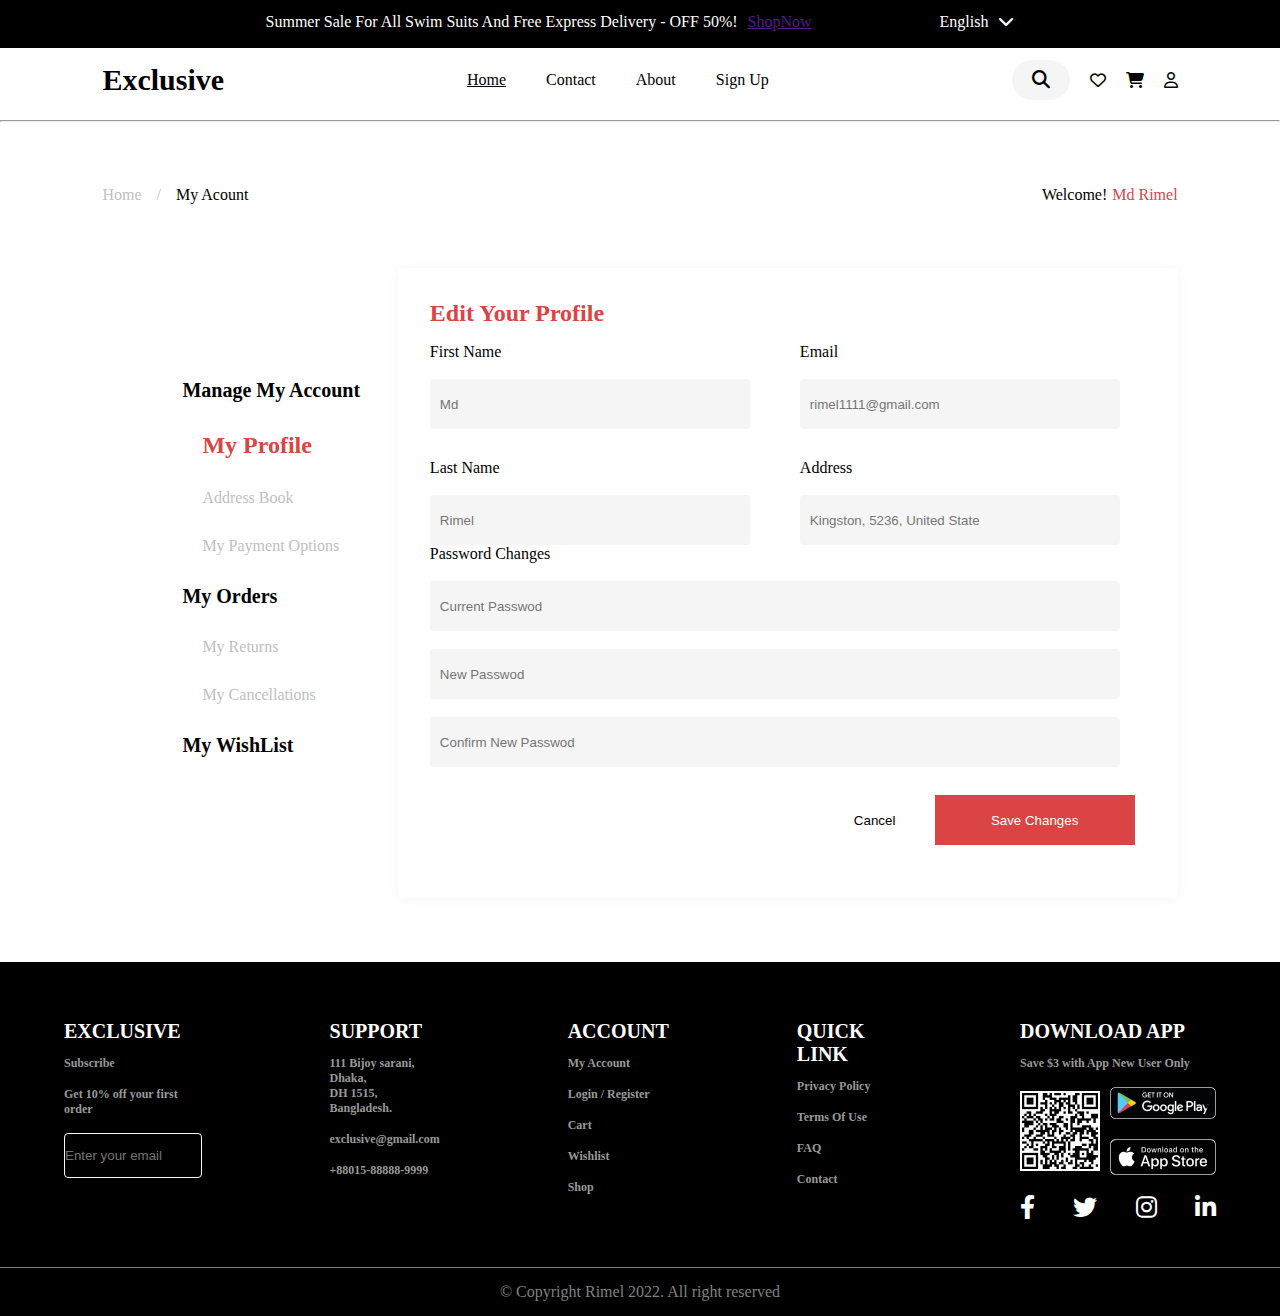
<file: Account.html>
<!DOCTYPE html>
<html lang="en">

<head>
    <meta charset="UTF-8">
    <meta http-equiv="X-UA-Compatible" content="IE=edge">
    <meta name="viewport" content="width=device-width, initial-scale=1.0">
    <link rel="stylesheet" href="CSS/Acount_Style.css">
    <link rel="stylesheet" href="CSS/all.css">
    <title>Account</title>
</head>

<body>
    <!-- start header nav -->
    <header>
        <div class="TopHeader">
            <div class="shop">
                <p>Summer Sale For All Swim Suits And Free Express Delivery - OFF 50%! </p>
                <a href="" class="ShopNow">ShopNow</a>
            </div>
            <div class="shop">
                <p>English</p>
                <i class="fa-solid fa-chevron-down"></i>
            </div>

        </div>
        <nav>
            <h1>Exclusive</h1>
            <div class="navbar">
                <ul>
                    <li class="underline"><a href="index.html">Home</a></li>
                    <li class="without_underline"><a href="Contact.html">Contact</a></li>
                    <li class="without_underline"><a href="About.html">About</a></li>
                    <li class="without_underline"><a href="sign up.html">Sign Up</a></li>
                </ul>
            </div>
            <div class="research">
                <div class="Box">
                    <input class="input_research" type="text" placeholder="What are you looking for? ">
                    <a href="">
                        <i class="fa-solid fa-magnifying-glass search"></i>
                    </a>
                </div>
                <i class="fa-regular fa-heart"></i>
                <i class="fa-solid fa-cart-shopping"></i>
                <i class="fa-regular fa-user"></i>
                <div class="user-info">
                    <ul>
                        <li><i class="fa-regular fa-user"></i> Manage My Account</li>
                        <li> <i class="fa-solid fa-briefcase"></i> My Order</li>
                        <li> <i class="fa-regular fa-circle-xmark"></i> My Cancellations</li>
                        <li> <i class="fa-regular fa-star"></i> My Reviews</li>
                        <li> <i class="fa-solid fa-arrow-right-to-bracket"></i> Logout</li>
                    </ul>
                </div>
            </div>
        </nav>
        <hr>
    </header>
    <div class="nav_Account">
        <div class="Home_Myacount">
            <a href="" class="Home">Home</a>
            <p>/</p>
            <div class="myacount">
                <a href="">My Acount</a>
            </div>
        </div>
        <div class="Greeting">
            <div class="welcom">Welcome! </div>
            <div class="name">Md Rimel</div>
        </div>
    </div>
    <!-- end header nav -->
    <!-- start section 1 -->

    <section class="lest">
        <!-- start left side -->
        <div class="leftside">
            <h3>Manage My Account</h3>
            <h2>My Profile</h2>
            <p>Address Book</p>
            <p>My Payment Options</p>
            <h3>My Orders</h3>
            <p>My Returns</p>
            <p>My Cancellations</p>
            <h3>My WishList</h3>
        </div>
        <!-- end left-side -->
        <!-- start section 2 -->
        <section class="form">
            <h2>Edit Your Profile</h2>
            <form action="">
                <div class="lable">
                    <div class="label_side">
                        <div class="label_style">
                            <label for="">First Name</label>
                            <br>
                            <br>
                            <input type="text" placeholder="Md">
                        </div>
                        <div class="label_style">
                            <label for="">Last Name</label>
                            <br>
                            <br>
                            <input type="text" placeholder="Rimel">
                        </div>
                    </div>
                    <div class="label_side">
                        <div class="label_style">
                            <label for="">Email</label>
                            <br>
                            <br>
                            <input type="email" placeholder="rimel1111@gmail.com">
                        </div>
                        <div class="label_style">
                            <label for="">Address</label>
                            <br><br>
                            <input type="text" placeholder="Kingston, 5236, United State">
                        </div>
                    </div>

                </div>

                <div class="end-form">
                    <label for="">Password Changes</label>
                    <br><br>
                    <input type="password" placeholder="Current Passwod">
                    <br><br>
                    <input type="password" placeholder="New Passwod">
                    <br><br>
                    <input type="password" placeholder="Confirm New Passwod">
                </div>
                <div class="buttons">
                    <button class="cancel">Cancel</button>
                    <button class="Save">Save Changes</button>
                </div>
            </form>
        </section>
    </section>
    <!-- FOOTER START -->
    <footer>
        <div class="footer">
            <div class="contain">
                <div class="col">
                    <h1>Exclusive</h1>
                    <ul>
                        <li>Subscribe</li>
                        <li>Get 10% off your first order</li>
                        <li class="email">
                            <input type="email" placeholder="Enter your email">
                        </li>
                    </ul>
                </div>
                <div class="col">
                    <h1>Support</h1>
                    <ul>
                        <li>
                            111 Bijoy sarani, Dhaka, <br>
                            DH 1515, Bangladesh.
                        </li>
                        <li>exclusive@gmail.com</li>
                        <li>+88015-88888-9999</li>
                    </ul>
                </div>
                <div class="col">
                    <h1>Account</h1>
                    <ul>
                        <li>My Account</li>
                        <li>Login / Register</li>
                        <li>Cart</li>
                        <li>Wishlist</li>
                        <li>Shop</li>
                    </ul>
                </div>
                <div class="col">
                    <h1>Quick Link</h1>
                    <ul>
                        <li>Privacy Policy</li>
                        <li>Terms Of Use</li>
                        <li>FAQ</li>
                        <li>Contact</li>
                    </ul>
                </div>
                <div class="col social">
                    <h1>Download App</h1>
                    <ul>
                        <li>Save $3 with App New User Only</li>
                        <div class="Qrcode">
                            <li><img src="image/Qrcode 1.png " alt=""></li>
                            <div class="google_paly_apple">
                                <li><img src="image/png-transparent-google-play-store-logo-google-play-app-store-android-wallets-text-label-logo.png"
                                        alt=""></li>
                                <li><img src="image/download-appstore.png" alt=""></li>
                            </div>
                        </div>
                        <div class="social_media">
                            <li>
                                <i class="fa-brands fa-facebook-f"></i>
                            </li>
                            <li>
                                <i class="fa-brands fa-twitter"></i>
                            </li>
                            <li>
                                <i class="fa-brands fa-instagram"></i>
                            </li>
                            <li>
                                <i class="fa-brands fa-linkedin-in"></i>
                            </li>
                        </div>
                    </ul>
                </div>
            </div>
            <p class="cope">&copy; Copyright Rimel 2022. All right reserved</p>
        </div>
    </footer>
    <!-- END OF FOOTER -->
</body>

</html>
</file>
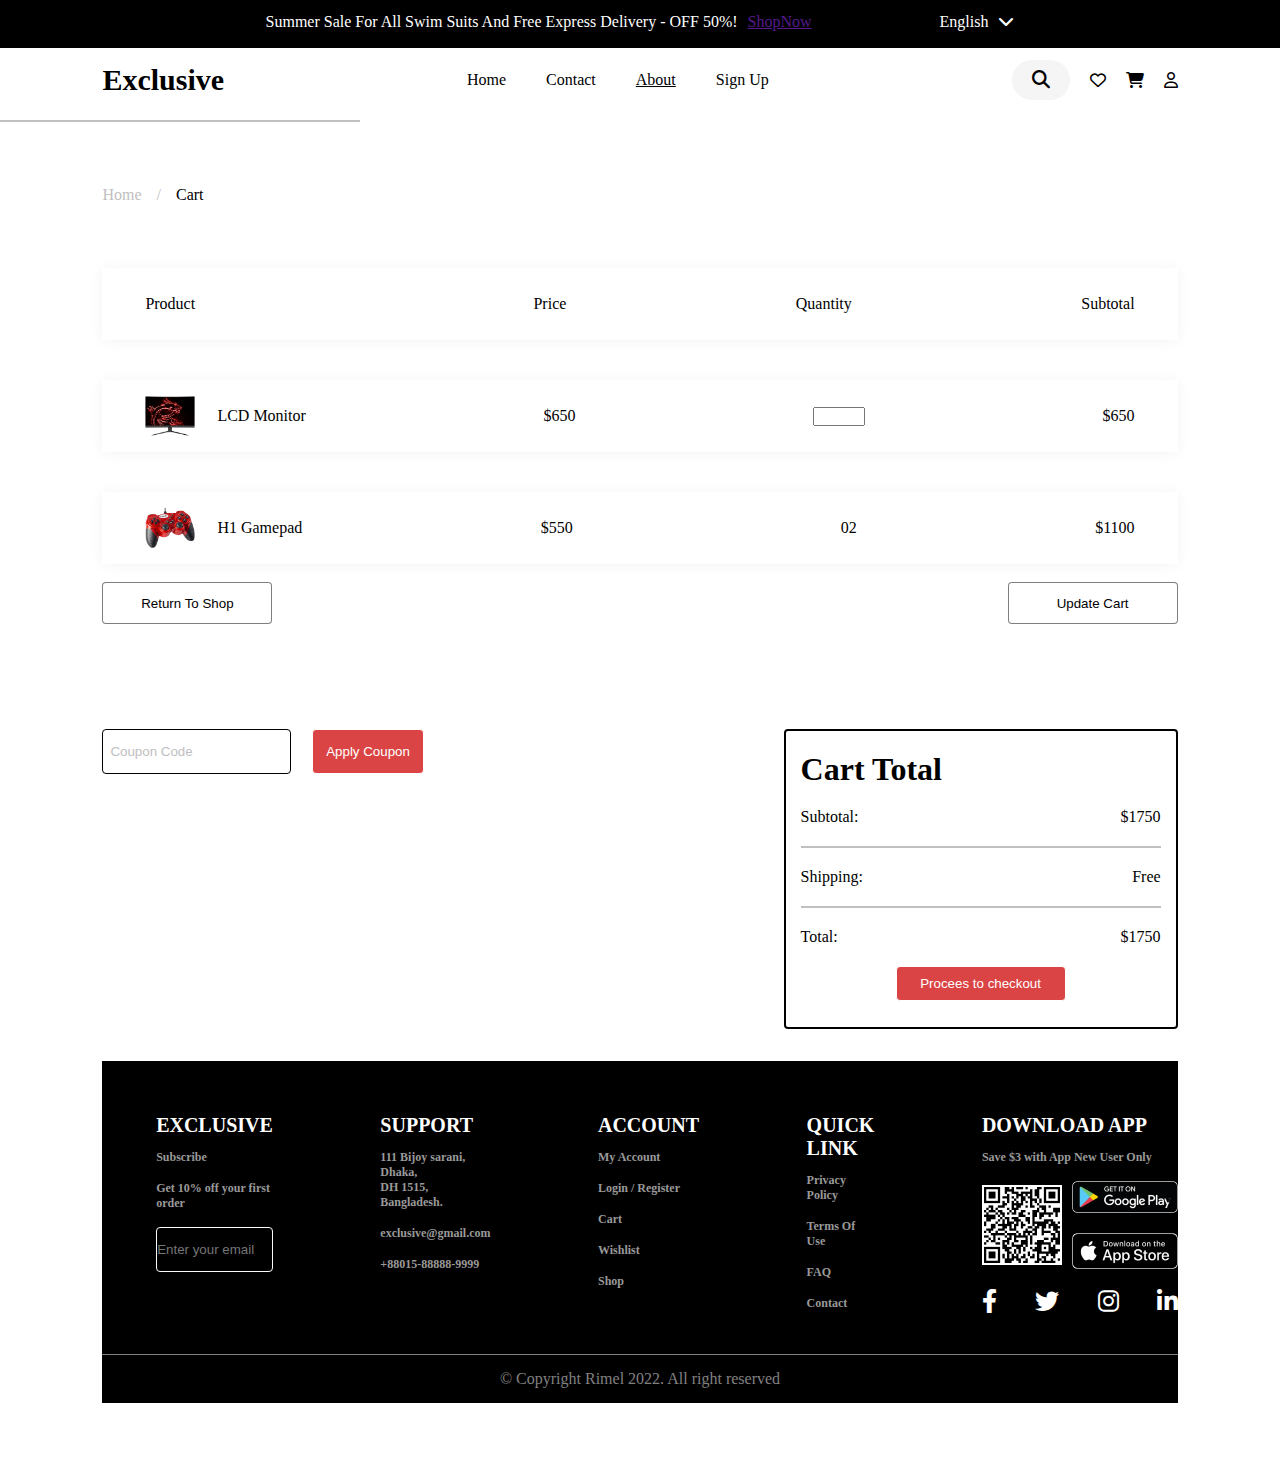
<file: Cart.html>
<!DOCTYPE html>
<html lang="en">

<head>
    <meta charset="UTF-8">
    <meta http-equiv="X-UA-Compatible" content="IE=edge">
    <meta name="viewport" content="width=device-width, initial-scale=1.0">
    <link rel="stylesheet" href="CSS/Cart_Style.css">
    <link rel="stylesheet" href="CSS/all.css">
    <title>Cart</title>
</head>

<body>
    <!-- start header -->
    <header>
        <div class="TopHeader">
            <div class="shop">
                <p>Summer Sale For All Swim Suits And Free Express Delivery - OFF 50%! </p>
                <a href="" class="ShopNow">ShopNow</a>
            </div>
            <div class="shop">
                <p>English</p>
                <i class="fa-solid fa-chevron-down"></i>
            </div>

        </div>
        <nav>
            <h1>Exclusive</h1>
            <div class="navbar">
                <ul>
                    <li class="without_underline"><a href="index.html">Home</a></li>
                    <li class="without_underline"><a href="Contact.html">Contact</a></li>
                    <li class="underline"><a href="About.html">About</a></li>
                    <li class="without_underline"><a href="sign up.html">Sign Up</a></li>
                </ul>
            </div>
            <div class="research">
                <div class="Box">
                    <input class="input_research" type="text" placeholder="What are you looking for? ">
                    <a href="">
                        <i class="fa-solid fa-magnifying-glass search"></i>
                    </a>
                </div>
                <i class="fa-regular fa-heart"></i>
                <i class="fa-solid fa-cart-shopping"></i>
                <i class="fa-regular fa-user"></i>
                <div class="user-info">
                    <ul>
                        <li><i class="fa-regular fa-user"></i> Manage My Account</li>
                        <li> <i class="fa-solid fa-briefcase"></i> My Order</li>
                        <li> <i class="fa-regular fa-circle-xmark"></i> My Cancellations</li>
                        <li> <i class="fa-regular fa-star"></i> My Reviews</li>
                        <li> <i class="fa-solid fa-arrow-right-to-bracket"></i> Logout</li>
                    </ul>
                </div>
            </div>
        </nav>
        <hr>
    </header>
    <div class="Home_Cart">
        <a href="" class="Home">Home</a>
        <p>/</p>
        <div class="Cart_link">
            <a href="">Cart</a>
        </div>
    </div>
    <!-- end header -->

    <section class="Cart">

        <!-- section_1 -->
        <div class="rows">
            <div class="row">
                <p>Product</p>
                <p class="price_padding">Price</p>
                <p>Quantity</p>
                <p>Subtotal</p>
            </div>
            <div class="row">
                <div class="LCD">
                    <img src="image/g27cq4-500x500 1.png">
                    <p class="paracraf">LCD Monitor</p>
                </div>
                <p>$650</p>
                <input type="number" min="0" max="10" step="1">
                <p>$650</p>
            </div>
            <div class="row">
                <div class="LCD">
                    <img src="image/g92-2-500x500 1.png">
                    <p class="paracraf">H1 Gamepad</p>
                </div>
                <p class="num_padding">$550</p>
                <p class="border">02</p>
                <p>$1100</p>
            </div>
        </div>
        <!-- </div> -->
        <br>
        <!-- setion_2 -->
        <div class="return">
            <button>Return To Shop</button>
            <button>Update Cart</button>
        </div>
        <!-- section_3 -->
        <div class="code">
            <button class="button1">Coupon Code</button>
            <button class="button2">Apply Coupon</button>

            <div class="cart_total">
                <h1>Cart Total</h1>
                <div class="cart">
                    <p>Subtotal:</p>
                    <p>$1750</p>
                </div>
                <hr>
                <div class="cart">
                    <p>Shipping:</p>
                    <p>Free</p>
                </div>
                <hr>
                <div class="cart">
                    <p>Total:</p>
                    <p>$1750</p>
                </div>
                <div class="button_cart_div">
                    <button class="button_cart">Procees to checkout</button>
                </div>
            </div>

        </div>
            <!-- FOOTER START -->
    <footer>
        <div class="footer">
            <div class="contain">
                <div class="col">
                    <h1>Exclusive</h1>
                    <ul>
                        <li>Subscribe</li>
                        <li>Get 10% off your first order</li>
                        <li class="email">
                            <input type="email" placeholder="Enter your email">
                        </li>
                    </ul>
                </div>
                <div class="col">
                    <h1>Support</h1>
                    <ul>
                        <li>
                            111 Bijoy sarani, Dhaka, <br>
                            DH 1515, Bangladesh.
                        </li>
                        <li>exclusive@gmail.com</li>
                        <li>+88015-88888-9999</li>
                    </ul>
                </div>
                <div class="col">
                    <h1>Account</h1>
                    <ul>
                        <li>My Account</li>
                        <li>Login / Register</li>
                        <li>Cart</li>
                        <li>Wishlist</li>
                        <li>Shop</li>
                    </ul>
                </div>
                <div class="col">
                    <h1>Quick Link</h1>
                    <ul>
                        <li>Privacy Policy</li>
                        <li>Terms Of Use</li>
                        <li>FAQ</li>
                        <li>Contact</li>
                    </ul>
                </div>
                <div class="col social">
                    <h1>Download App</h1>
                    <ul>
                        <li>Save $3 with App New User Only</li>
                        <div class="Qrcode">
                            <li><img src="image/Qrcode 1.png " alt=""></li>
                            <div class="google_paly_apple">
                                <li><img src="image/png-transparent-google-play-store-logo-google-play-app-store-android-wallets-text-label-logo.png"
                                        alt=""></li>
                                <li><img src="image/download-appstore.png" alt=""></li>
                            </div>
                        </div>
                        <div class="social_media">
                            <li>
                                <i class="fa-brands fa-facebook-f"></i>
                            </li>
                            <li>
                                <i class="fa-brands fa-twitter"></i>
                            </li>
                            <li>
                                <i class="fa-brands fa-instagram"></i>
                            </li>
                            <li>
                                <i class="fa-brands fa-linkedin-in"></i>
                            </li>
                        </div>
                    </ul>
                </div>
            </div>
            <p class="cope">&copy; Copyright Rimel 2022. All right reserved</p>
        </div>
    </footer>
    <!-- END OF FOOTER -->
    </section>

</body>

</html>
</file>
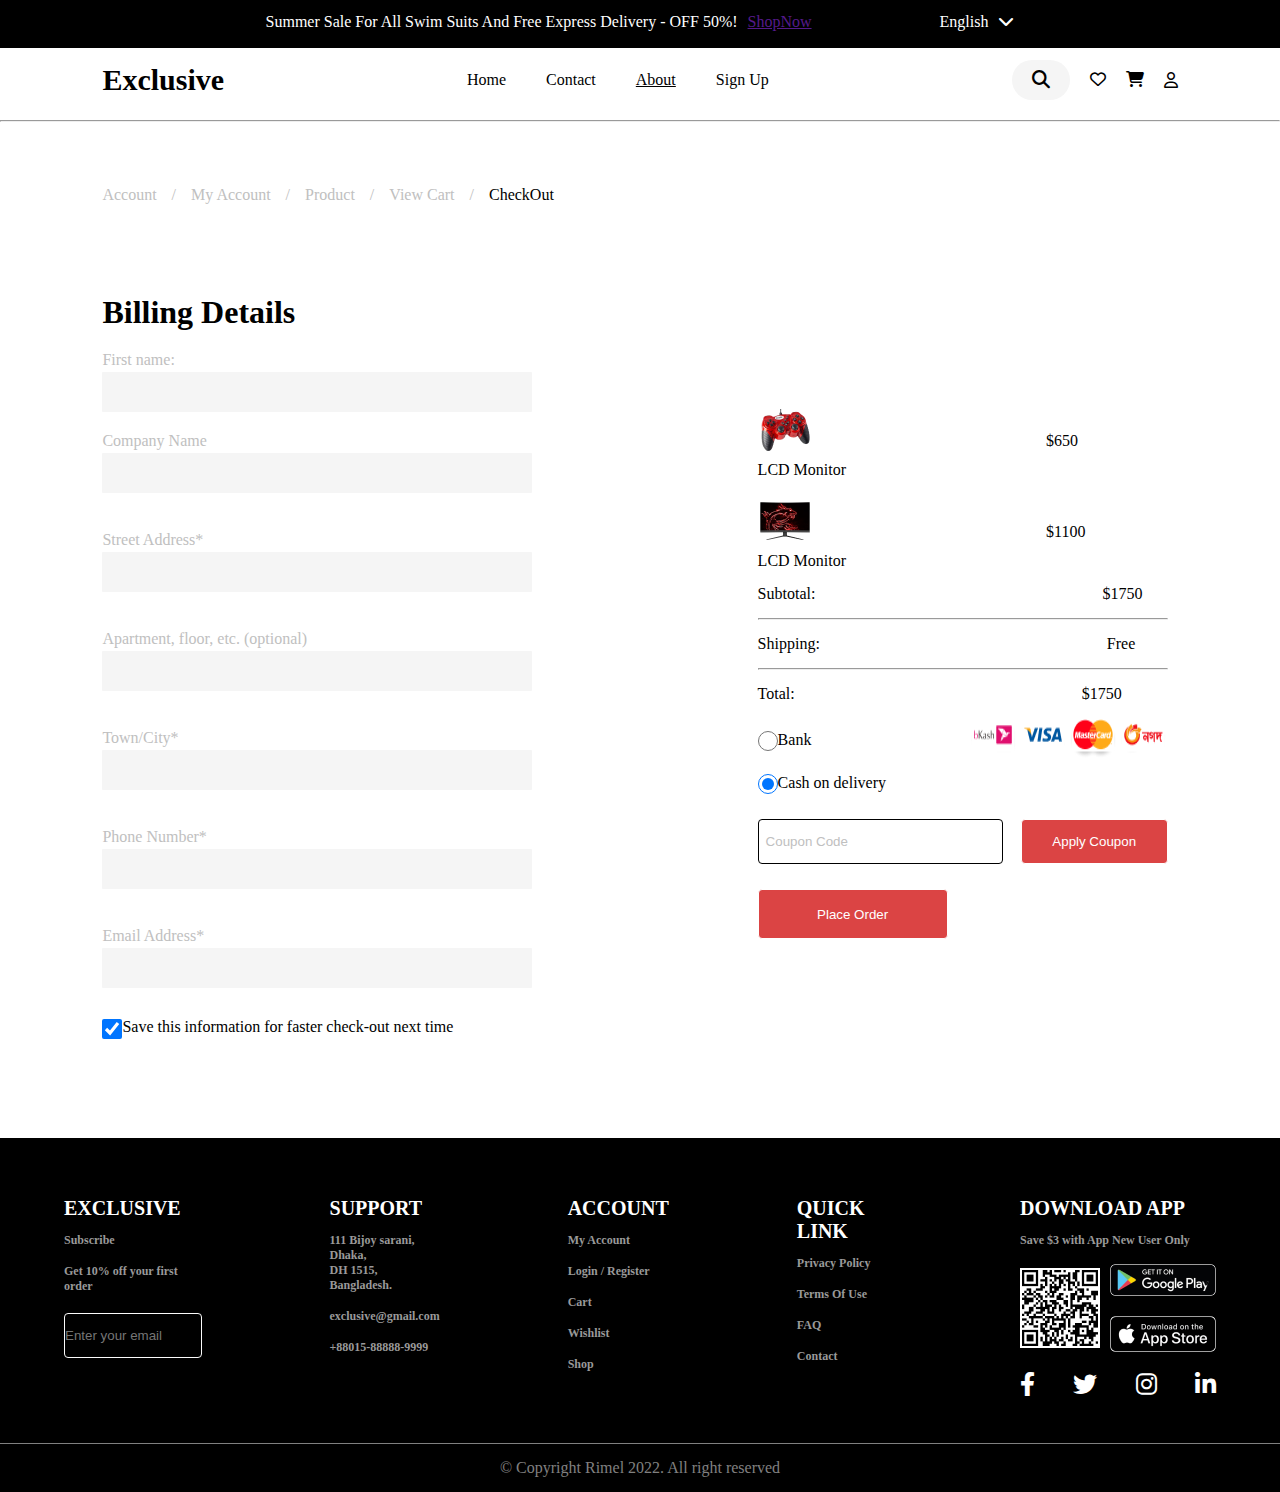
<file: CheckOut.html>
<!DOCTYPE html>
<html lang="en">

<head>
    <meta charset="UTF-8">
    <meta http-equiv="X-UA-Compatible" content="IE=edge">
    <meta name="viewport" content="width=device-width, initial-scale=1.0">
    <link rel="stylesheet" href="CSS/CheckOut_Style.css">
    <link rel="stylesheet" href="CSS/all.css">
    <title>CheckOut</title>
</head>

<body>
    <!-- start header -->
    <header>
        <div class="TopHeader">
            <div class="shop">
                <p>Summer Sale For All Swim Suits And Free Express Delivery - OFF 50%! </p>
                <a href="" class="ShopNow">ShopNow</a>
            </div>
            <div class="shop">
                <p>English</p>
                <i class="fa-solid fa-chevron-down"></i>
            </div>

        </div>
        <nav>
            <h1>Exclusive</h1>
            <div class="navbar">
                <ul>
                    <li class="without_underline"><a href="index.html">Home</a></li>
                    <li class="without_underline"><a href="Contact.html">Contact</a></li>
                    <li class="underline"><a href="About.html">About</a></li>
                    <li class="without_underline"><a href="sign up.html">Sign Up</a></li>
                </ul>
            </div>
            <div class="research">
                <div class="Box">
                    <input class="input_research" type="text" placeholder="What are you looking for? ">
                    <a href="">
                        <i class="fa-solid fa-magnifying-glass search"></i>
                    </a>
                </div>
                <a href="Wishlist.html"><i class="fa-regular fa-heart"></i></a>
                <a href="Cart.html"><i class="fa-solid fa-cart-shopping"></i></a>
                <i class="fa-regular fa-user"></i>
                <div class="user-info">
                    <ul>
                        <li><i class="fa-regular fa-user"></i> Manage My Account</li>
                        <li> <i class="fa-solid fa-briefcase"></i> My Order</li>
                        <li> <i class="fa-regular fa-circle-xmark"></i> My Cancellations</li>
                        <li> <i class="fa-regular fa-star"></i> My Reviews</li>
                        <li> <i class="fa-solid fa-arrow-right-to-bracket"></i> Logout</li>
                    </ul>
                </div>
            </div>
        </nav>
        <hr>
    </header>
    <div class="Home_Cart">
        <a href="Account.html" class="Home">Account</a>
        <p>/</p>
        <a href="Account.html" class="Home">My Account</a>
        <p>/</p>
        <a href="prodect.html" class="Home">Product</a>
        <p>/</p>
        <a href="Cart.html" class="Home">View Cart</a>
        <p>/</p>
        <div class="Cart_link">
            <a href="CheckOut.html">CheckOut</a>
        </div>
    </div>
    <!-- end header -->
    <!-- start_form -->
    <div class="bigParent">
        <div class="parent">
            <h1>Billing Details</h1>
            <div class="form">
                <form action="/action_page.php">
                    <div class="label">
                        <label for="fname">First name:</label><br>
                        <input type="text" id="fname" name="fname" value=""><br>
                    </div>
                    <div class="label">
                        <label for="lname">Company Name</label><br>
                        <input type="text" id="lname" name="lname" value=""><br><br>
                    </div>
                    <div class="label">
                        <label for="fname">Street Address*</label><br>
                        <input type="text" id="lname" name="lname" value=""><br><br>
                    </div>
                    <div class="label">
                        <label for="fname">Apartment, floor, etc. (optional)</label><br>
                        <input type="text" id="lname" name="lname" value=""><br><br>
                    </div>
                    <div class="label">
                        <label for="fname">Town/City*</label><br>
                        <input type="text" id="lname" name="lname" value=""><br><br>
                    </div>
                    <div class="label">
                        <label for="fname">Phone Number*</label><br>
                        <input type="text" id="lname" name="lname" value=""><br><br>
                    </div>
                    <div class="label">
                        <label for="fname">Email Address*</label><br>
                        <input type="email" id="lname" name="lname" value=""><br><br>
                    </div>
                    <div class="labelbox">
                        <input type="checkbox" id="vehicle1" name="vehicle1" value="Bike" checked class="checkbox">
                        <label for="vehicle1"> Save this information for faster check-out next time</label><br>
                    </div>
                </form>
            </div>
        </div>
        <!-- end_form -->

        <!-- section_2 -->
        <div class="box2">
            <div class="big_Lcd">
                <div class="LCD">
                    <img src="image/Gamepad-Cart-Small.png">
                    <p class="paracraf">LCD Monitor</p>
                </div>
                <p>$650</p>
            </div>

            <div class="bigH">
                <div class="H1">
                    <img src="image/Monitor-Cart-Small.png">
                    <p class="paracraf">LCD Monitor</p>
                </div>
                <p>$1100</p>
            </div>

            <div class="Subtotal">
                <p>Subtotal:</p>
                <p>$1750</p>
            </div>
            <hr>

            <div class="Shipping">
                <p>Shipping:</p>
                <p>Free</p>
            </div>
            <hr>

            <div class="Total">
                <p>Total:</p>
                <p>$1750</p>
            </div>

            <form class="radio">
                <div class="radio_img">
                    <div class="radioname">
                        <input type="radio" name="fav_language" value="Bank">
                        <label for="html">Bank</label><br>
                    </div>
                    <img src="image/Frame 834.png" alt="">
                </div>

                <div class="radioname">
                    <input type="radio" name="fav_language" value="Cash on delivery" checked>
                    <label for="css">Cash on delivery</label><br>
                </div>
            </form>
            <div class="code">
                <button class="button1">Coupon Code</button>
                <button class="button2">Apply Coupon</button>
            </div>
            <button class="Place_Order">Place Order</button>
        </div>
    </div>
        <!-- FOOTER START -->
        <footer>
            <div class="footer">
                <div class="contain">
                    <div class="col">
                        <h1>Exclusive</h1>
                        <ul>
                            <li>Subscribe</li>
                            <li>Get 10% off your first order</li>
                            <li class="email">
                                <input type="email" placeholder="Enter your email">
                            </li>
                        </ul>
                    </div>
                    <div class="col">
                        <h1>Support</h1>
                        <ul>
                            <li>
                                111 Bijoy sarani, Dhaka, <br>
                                DH 1515, Bangladesh.
                            </li>
                            <li>exclusive@gmail.com</li>
                            <li>+88015-88888-9999</li>
                        </ul>
                    </div>
                    <div class="col">
                        <h1>Account</h1>
                        <ul>
                            <li>My Account</li>
                            <li>Login / Register</li>
                            <li>Cart</li>
                            <li>Wishlist</li>
                            <li>Shop</li>
                        </ul>
                    </div>
                    <div class="col">
                        <h1>Quick Link</h1>
                        <ul>
                            <li>Privacy Policy</li>
                            <li>Terms Of Use</li>
                            <li>FAQ</li>
                            <li>Contact</li>
                        </ul>
                    </div>
                    <div class="col social">
                        <h1>Download App</h1>
                        <ul>
                            <li>Save $3 with App New User Only</li>
                            <div class="Qrcode">
                                <li><img src="image/Qrcode 1.png " alt=""></li>
                                <div class="google_paly_apple">
                                    <li><img src="image/png-transparent-google-play-store-logo-google-play-app-store-android-wallets-text-label-logo.png"
                                            alt=""></li>
                                    <li><img src="image/download-appstore.png" alt=""></li>
                                </div>
                            </div>
                            <div class="social_media">
                                <li>
                                    <i class="fa-brands fa-facebook-f"></i>
                                </li>
                                <li>
                                    <i class="fa-brands fa-twitter"></i>
                                </li>
                                <li>
                                    <i class="fa-brands fa-instagram"></i>
                                </li>
                                <li>
                                    <i class="fa-brands fa-linkedin-in"></i>
                                </li>
                            </div>
                        </ul>
                    </div>
                </div>
                <p class="cope">&copy; Copyright Rimel 2022. All right reserved</p>
            </div>
        </footer>
        <!-- END OF FOOTER -->
</body>

</html>
</file>
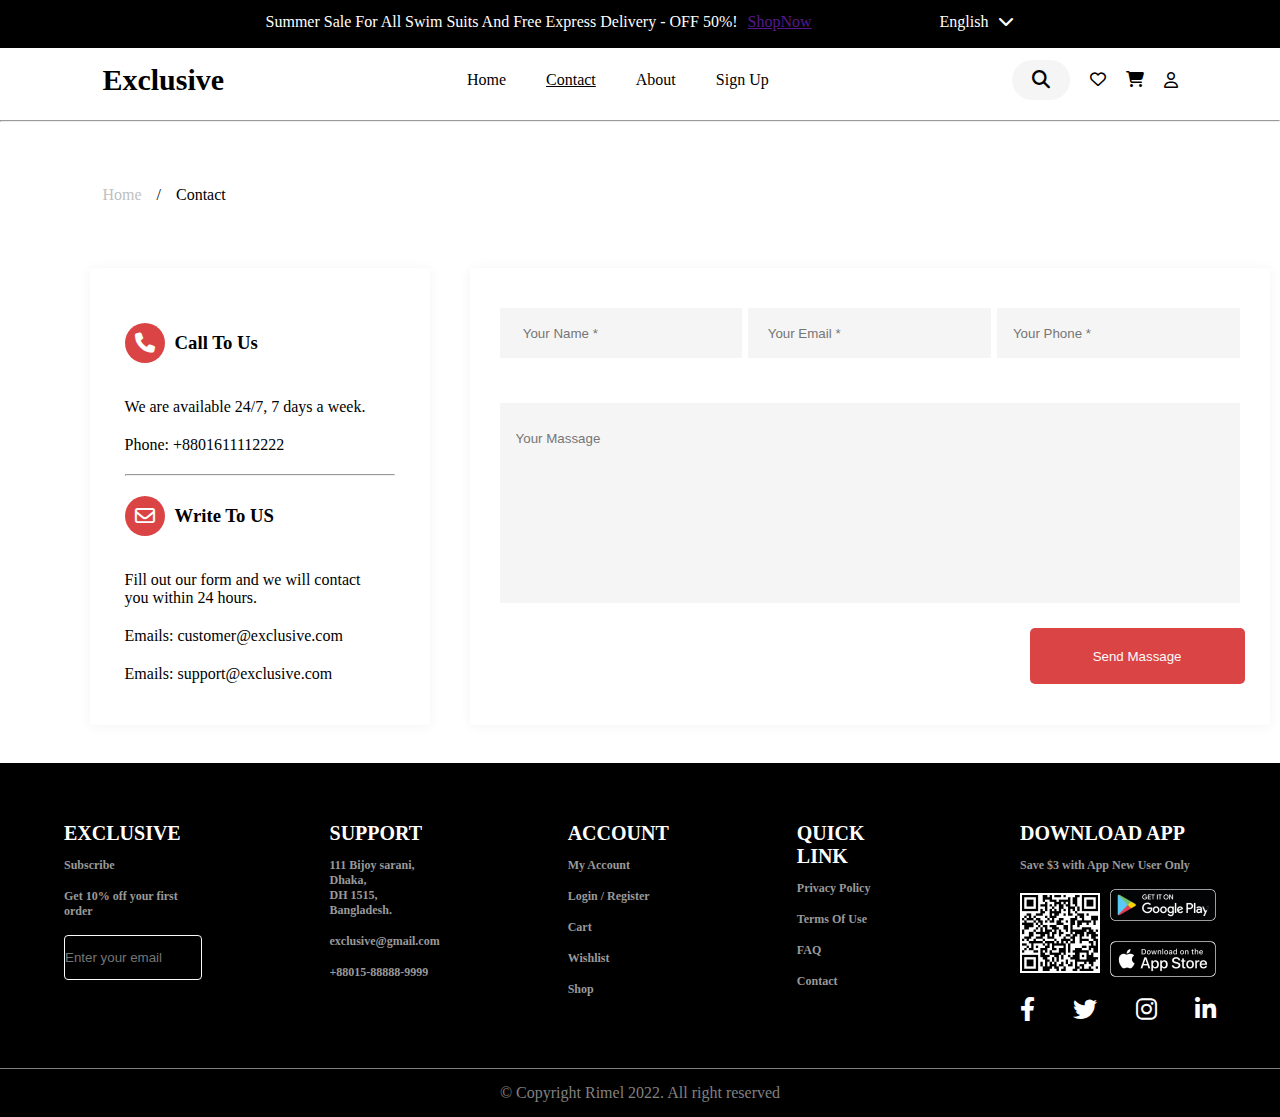
<file: Contact.html>
<!DOCTYPE html>
<html lang="en">

<head>
    <meta charset="UTF-8">
    <meta http-equiv="X-UA-Compatible" content="IE=edge">
    <meta name="viewport" content="width=device-width, initial-scale=1.0">
    <title>Contact</title>
    <link rel="stylesheet" href="CSS/Contact_Style.css">
    <link rel="stylesheet" href="CSS/all.css">
</head>

<body>
    <!-- start header -->
    <header>
        <div class="TopHeader">
            <div class="shop">
                <p>Summer Sale For All Swim Suits And Free Express Delivery - OFF 50%! </p>
                <a href="" class="ShopNow">ShopNow</a>
            </div>
            <div class="shop">
                <p>English</p>
                <i class="fa-solid fa-chevron-down"></i>
            </div>

        </div>
        <nav>
            <h1>Exclusive</h1>
            <div class="navbar">
                <ul>
                    <li class="without_underline"><a href="index.html">Home</a></li>
                    <li class="underline"><a href="Contact.html">Contact</a></li>
                    <li class="without_underline"><a href="About.html">About</a></li>
                    <li class="without_underline"><a href="sign up.html">Sign Up</a></li>
                </ul>
            </div>
            <div class="research">
                <div class="Box">
                    <input class="input_research" type="text" placeholder="What are you looking for? ">
                    <a href="">
                        <i class="fa-solid fa-magnifying-glass search"></i>
                    </a>
                </div>
                <a href="Wishlist.html"><i class="fa-regular fa-heart"></i></a>
                <a href="Cart.html"><i class="fa-solid fa-cart-shopping"></i></a>
                <i class="fa-regular fa-user"></i>
                <div class="user-info">
                    <ul>
                        <li><i class="fa-regular fa-user"></i> Manage My Account</li>
                        <li> <i class="fa-solid fa-briefcase"></i> My Order</li>
                        <li> <i class="fa-regular fa-circle-xmark"></i> My Cancellations</li>
                        <li> <i class="fa-regular fa-star"></i> My Reviews</li>
                        <li> <i class="fa-solid fa-arrow-right-to-bracket"></i> Logout</li>
                    </ul>
                </div>
            </div>
        </nav>
        <hr>
    </header>
    <div class="Home_Contact">
        <a href="" class="Home">Home</a>
        <p>/</p>
        <div class="Contact_link">
            <a href="">Contact</a>
        </div>
    </div>
    <!-- end header -->

    <div class="CONTACT">
        <div class="section1">
            <div class="contact_type">
                <div class="contact_us">
                    <i class="fa-solid fa-phone contact_icon"></i>
                    <h3>Call To Us</h3>
                </div>
                <p>We are available 24/7, 7 days a week.</p>
                <p>Phone: +8801611112222</p>
            </div>
            <hr>
            <div class="contact_type">
                <div class="contact_us">
                    <i class="fa-regular fa-envelope contact_icon"></i>
                    <h3>Write To US</h3>
                </div>
                <p>Fill out our form and we will contact <br>
                    you within 24 hours.</p>
                <p>Emails: customer@exclusive.com</p>
                <p>Emails: support@exclusive.com</p>
            </div>
        </div>
        <div class="section2">
            <div class="point">
                <input style="border: none;" type="text" placeholder="  Your Name *" name="" required maxlength="90"
                    class="input">
                <input style="border: none;" type="email" placeholder=" Your Email *" name="" class="input">
                <input style="border: none;" type="text" placeholder="Your Phone *" name="" class="input">
            </div>
            <input style="border: none;" type="text" placeholder="Your Massage" name="" class="input_massage">
            <div>
                <BUTton class="BUTton">Send Massage</BUTton>
            </div>
        </div>
    </div>

    <!-- FOOTER START -->
    <footer>
        <div class="footer">
            <div class="contain">
                <div class="col">
                    <h1>Exclusive</h1>
                    <ul>
                        <li>Subscribe</li>
                        <li>Get 10% off your first order</li>
                        <li class="email">
                            <input type="email" placeholder="Enter your email">
                        </li>
                    </ul>
                </div>
                <div class="col">
                    <h1>Support</h1>
                    <ul>
                        <li>
                            111 Bijoy sarani, Dhaka, <br>
                            DH 1515, Bangladesh.
                        </li>
                        <li>exclusive@gmail.com</li>
                        <li>+88015-88888-9999</li>
                    </ul>
                </div>
                <div class="col">
                    <h1>Account</h1>
                    <ul>
                        <li>My Account</li>
                        <li>Login / Register</li>
                        <li>Cart</li>
                        <li>Wishlist</li>
                        <li>Shop</li>
                    </ul>
                </div>
                <div class="col">
                    <h1>Quick Link</h1>
                    <ul>
                        <li>Privacy Policy</li>
                        <li>Terms Of Use</li>
                        <li>FAQ</li>
                        <li>Contact</li>
                    </ul>
                </div>
                <div class="col social">
                    <h1>Download App</h1>
                    <ul>
                        <li>Save $3 with App New User Only</li>
                        <div class="Qrcode">
                            <li><img src="image/Qrcode 1.png " alt=""></li>
                            <div class="google_paly_apple">
                                <li><img src="image/png-transparent-google-play-store-logo-google-play-app-store-android-wallets-text-label-logo.png"
                                        alt=""></li>
                                <li><img src="image/download-appstore.png" alt=""></li>
                            </div>
                        </div>
                        <div class="social_media">
                            <li>
                                <i class="fa-brands fa-facebook-f"></i>
                            </li>
                            <li>
                                <i class="fa-brands fa-twitter"></i>
                            </li>
                            <li>
                                <i class="fa-brands fa-instagram"></i>
                            </li>
                            <li>
                                <i class="fa-brands fa-linkedin-in"></i>
                            </li>
                        </div>
                    </ul>
                </div>
            </div>
            <p class="cope">&copy; Copyright Rimel 2022. All right reserved</p>
        </div>
    </footer>
    <!-- END OF FOOTER -->
</body>

</html>
</file>
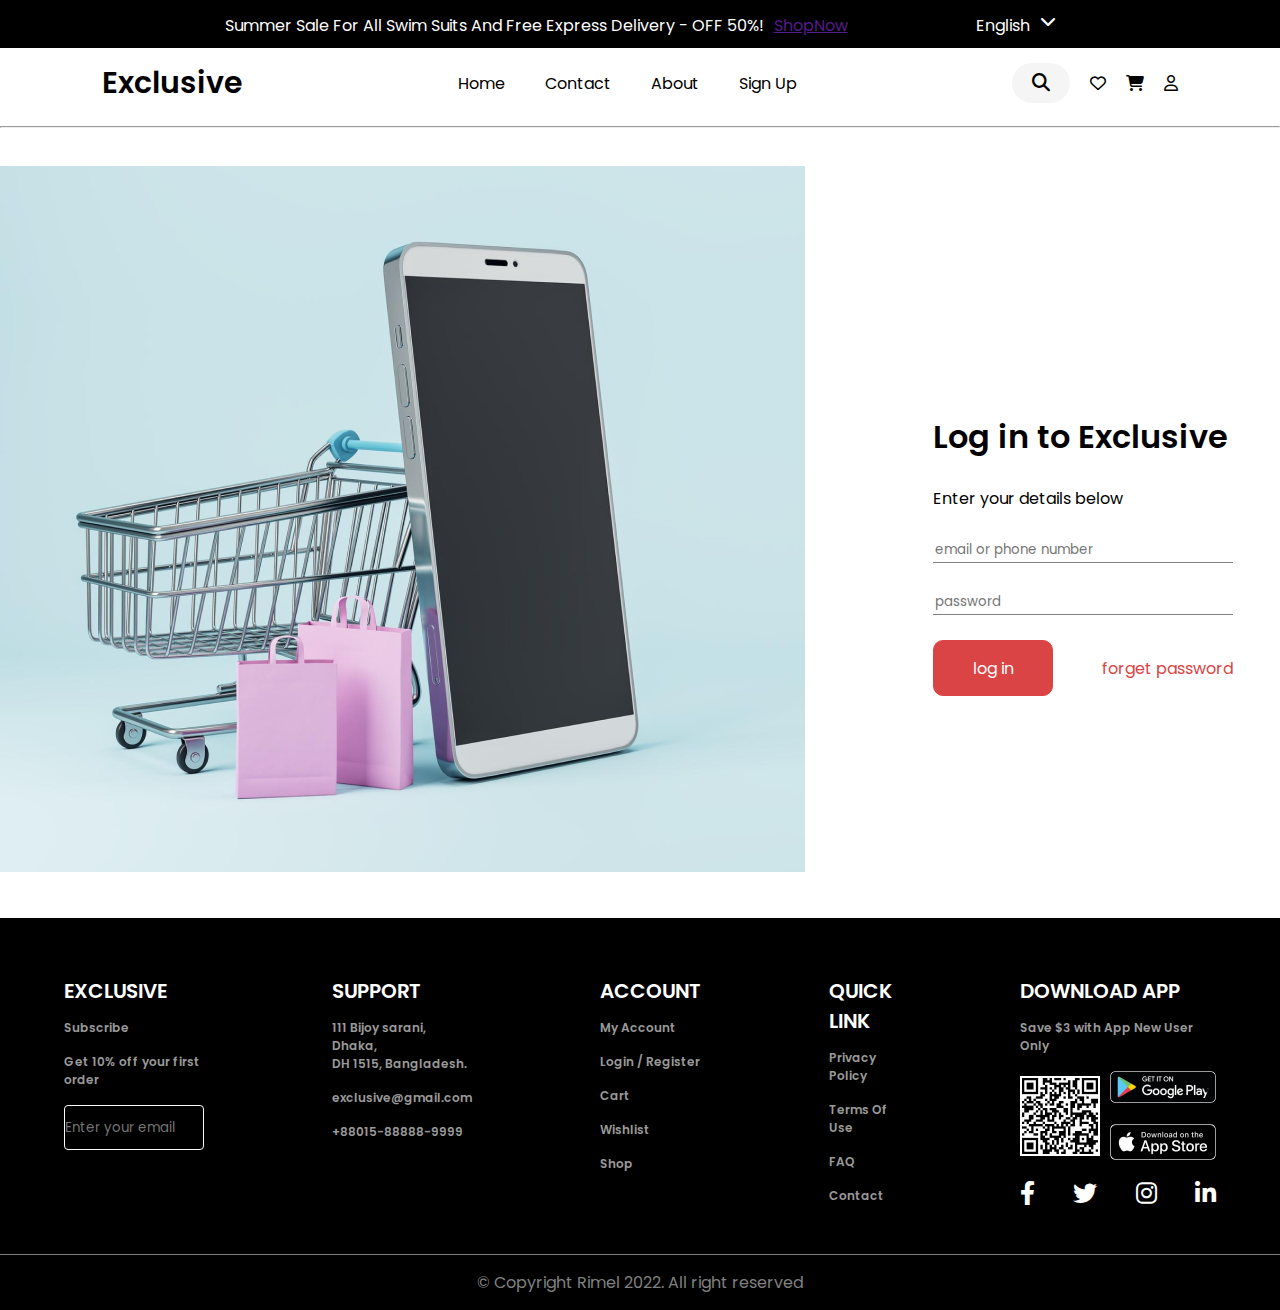
<file: log_in.html>
<!DOCTYPE html>
<html lang="en">

<head>
  <meta charset="UTF-8" />
  <meta http-equiv="X-UA-Compatible" content="IE=edge" />
  <meta name="viewport" content="width=device-width, initial-scale=1.0" />
  <link rel="stylesheet" href="CSS/log_in.css" />
  <link rel="stylesheet" href="CSS/all.css">
  <title>log in</title>
</head>

<body>
  <!-- Start Header -->
  <header>
    <div class="TopHeader">
      <div class="shop">
        <p>
          Summer Sale For All Swim Suits And Free Express Delivery - OFF 50%!
        </p>
        <a href="" class="ShopNow">ShopNow</a>
      </div>
      <div class="shop">
        <p>English</p>
        <i class="fa-solid fa-chevron-down"></i>
      </div>
    </div>
    <nav>
      <h1>Exclusive</h1>
      <div class="navbar">
        <ul>
          <li class="without_underline"><a href="index.html">Home</a></li>
          <li class="without_underline"><a href="Contact.html">Contact</a></li>
          <li class="without_underline"><a href="About.html">About</a></li>
          <li class="without_underline"><a href="sign up.html">Sign Up</a></li>
        </ul>
      </div>
      <div class="research">
        <div class="Box">
          <input class="input_research" type="text" placeholder="What are you looking for? " />
          <a href="">
            <i class="fa-solid fa-magnifying-glass search"></i>
          </a>
        </div>
        <a href="Wishlist.html"><i class="fa-regular fa-heart"></i></a>
        <a href="Cart.html"><i class="fa-solid fa-cart-shopping"></i></a>
        <i class="fa-regular fa-user"></i>
        <div class="user-info">
          <ul>
            <li><i class="fa-regular fa-user"></i> Manage My Account</li>
            <li> <i class="fa-solid fa-briefcase"></i> My Order</li>
            <li> <i class="fa-regular fa-circle-xmark"></i> My Cancellations</li>
            <li> <i class="fa-regular fa-star"></i> My Reviews</li>
            <li> <i class="fa-solid fa-arrow-right-to-bracket"></i> Logout</li>
          </ul>
        </div>
      </div>
    </nav>
    <hr />
  </header>
  <!-- End Header -->

  <!-- Start Content -->
  <div class="log_in">
    <div class="img"><img src="image/dl.beatsnoop 1.png" alt="" /></div>
    <div class="lable">
      <h1>Log in to Exclusive</h1>
      <br />
      <p>Enter your details below</p>
      <br />
      <form action="">
        <label for="email" name="email"></label>
        <input type="email" type="number" placeholder="email or phone number" />
        <br />
        <br />
        <label for="password" name="password"></label>
        <input type="password" placeholder="password" />
        <br /><br />
        <div class="link_log_in">
          <button type="submit" class="deffernt">log in</button>
          <a href="">forget password </a>
        </div>
      </form>
    </div>
  </div>
  <!-- End Content -->
  <!-- FOOTER START -->
  <footer>
    <div class="footer">
      <div class="contain">
        <div class="col">
          <h1>Exclusive</h1>
          <ul>
            <li>Subscribe</li>
            <li>Get 10% off your first order</li>
            <li class="email">
              <input type="email" placeholder="Enter your email">
            </li>
          </ul>
        </div>
        <div class="col">
          <h1>Support</h1>
          <ul>
            <li>
              111 Bijoy sarani, Dhaka, <br>
              DH 1515, Bangladesh.
            </li>
            <li>exclusive@gmail.com</li>
            <li>+88015-88888-9999</li>
          </ul>
        </div>
        <div class="col">
          <h1>Account</h1>
          <ul>
            <li>My Account</li>
            <li>Login / Register</li>
            <li>Cart</li>
            <li>Wishlist</li>
            <li>Shop</li>
          </ul>
        </div>
        <div class="col">
          <h1>Quick Link</h1>
          <ul>
            <li>Privacy Policy</li>
            <li>Terms Of Use</li>
            <li>FAQ</li>
            <li>Contact</li>
          </ul>
        </div>
        <div class="col social">
          <h1>Download App</h1>
          <ul>
            <li>Save $3 with App New User Only</li>
            <div class="Qrcode">
              <li><img src="image/Qrcode 1.png " alt=""></li>
              <div class="google_paly_apple">
                <li><img
                    src="image/png-transparent-google-play-store-logo-google-play-app-store-android-wallets-text-label-logo.png"
                    alt=""></li>
                <li><img src="image/download-appstore.png" alt=""></li>
              </div>
            </div>
            <div class="social_media">
              <li>
                <i class="fa-brands fa-facebook-f"></i>
              </li>
              <li>
                <i class="fa-brands fa-twitter"></i>
              </li>
              <li>
                <i class="fa-brands fa-instagram"></i>
              </li>
              <li>
                <i class="fa-brands fa-linkedin-in"></i>
              </li>
            </div>
          </ul>
        </div>
      </div>
      <p class="cope">&copy; Copyright Rimel 2022. All right reserved</p>
    </div>
  </footer>
  <!-- END OF FOOTER -->
</body>

</html>
</file>
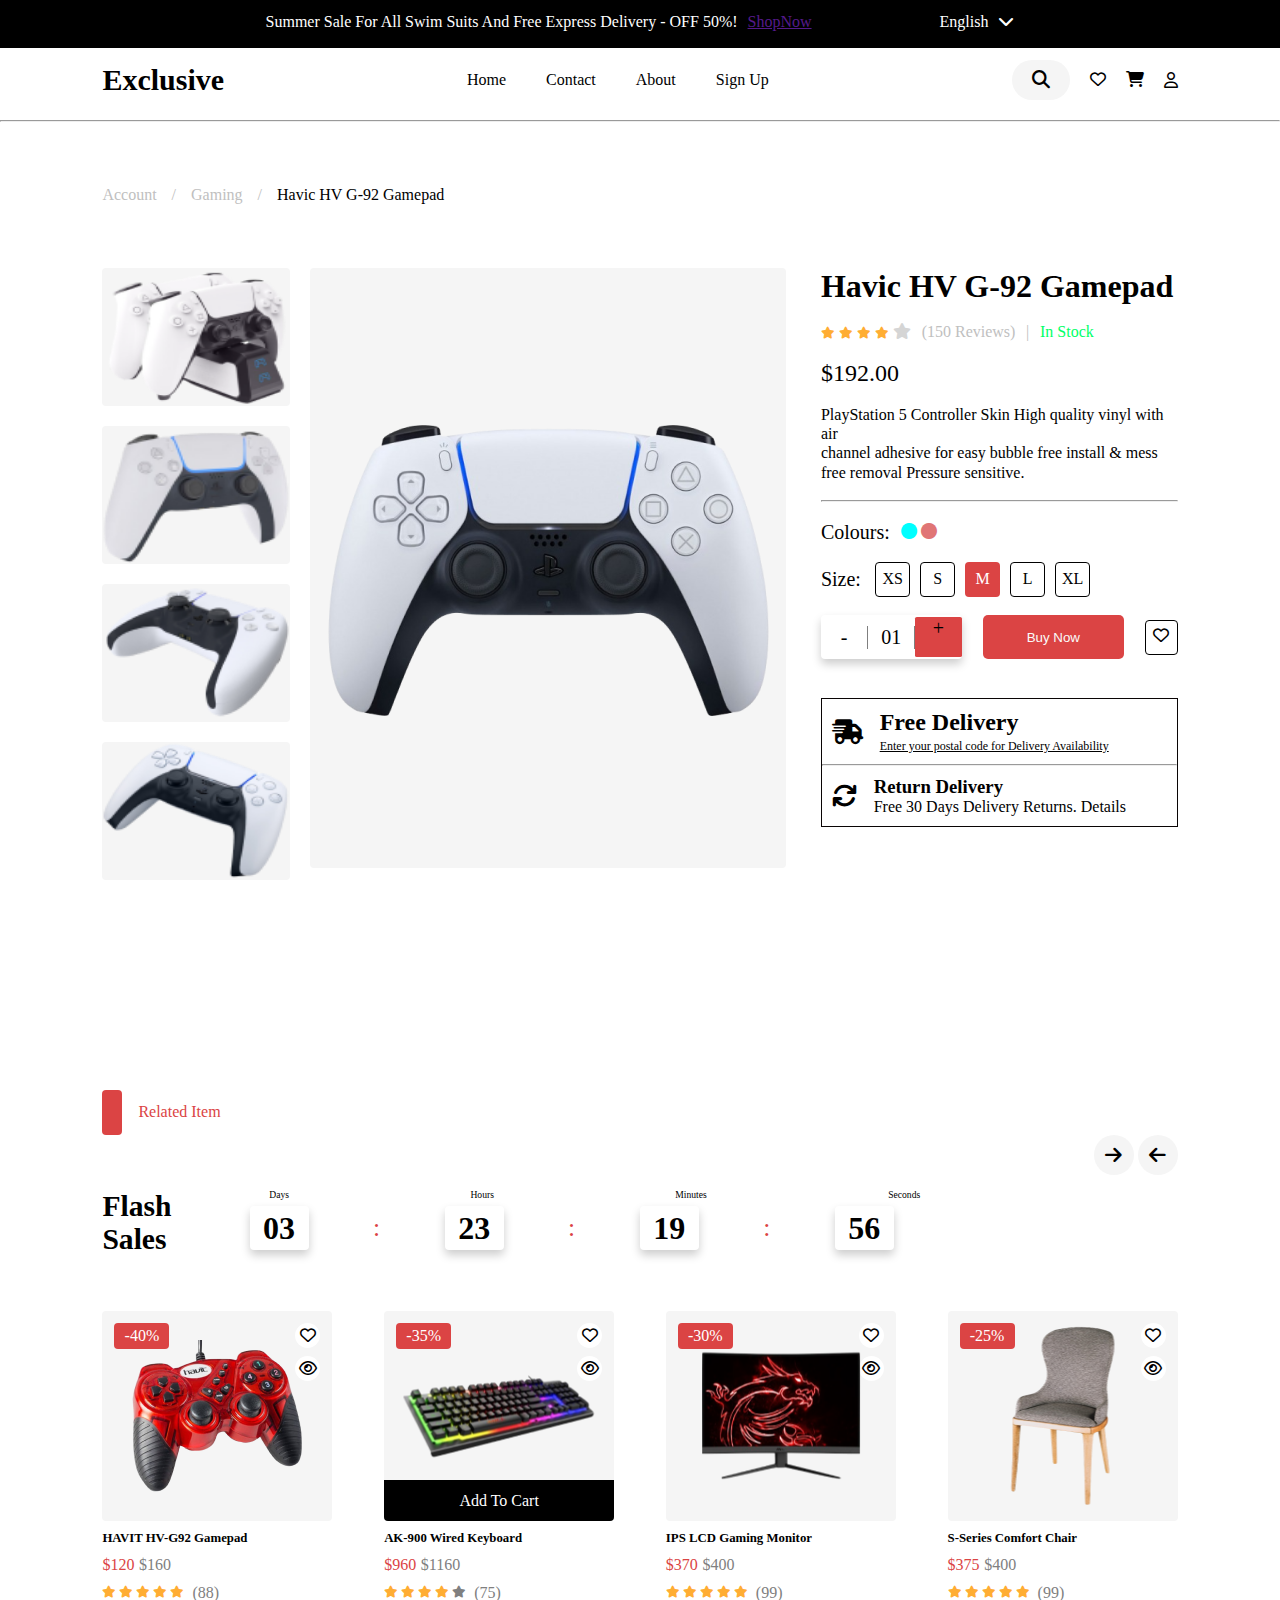
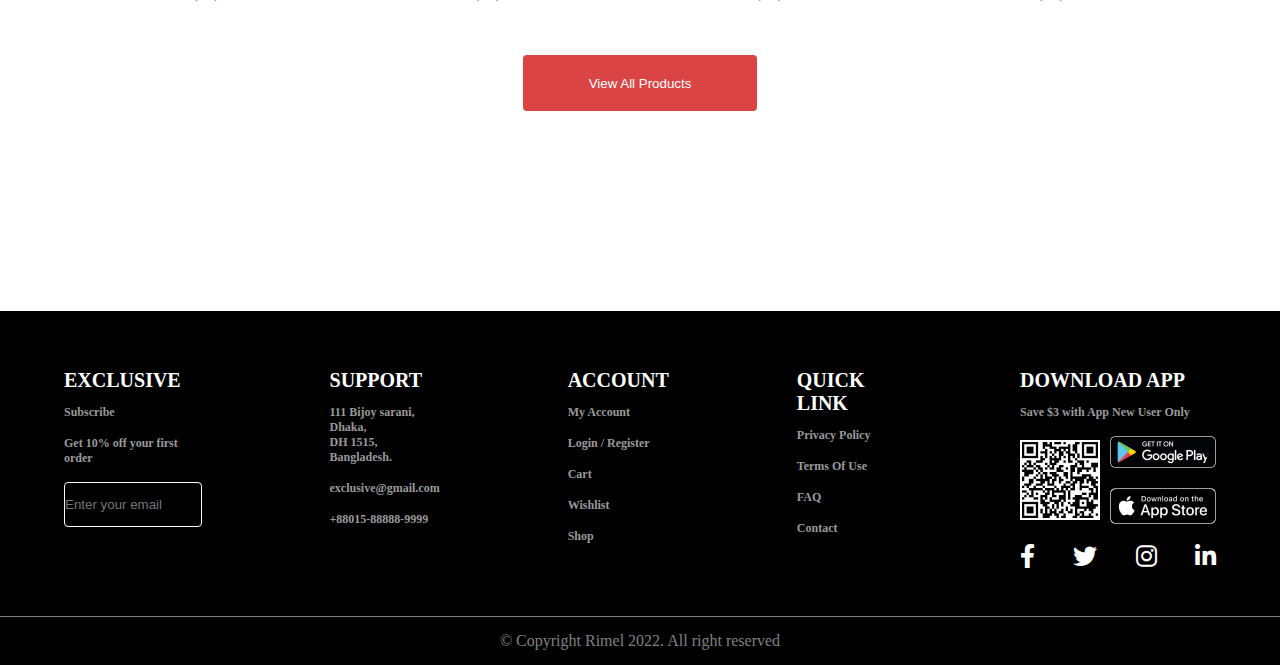
<file: prodect.html>
<!DOCTYPE html>
<html lang="en">

<head>
    <meta charset="UTF-8">
    <meta http-equiv="X-UA-Compatible" content="IE=edge">
    <meta name="viewport" content="width=device-width, initial-scale=1.0">
    <title>Document</title>
    <link rel="stylesheet" href="CSS/Product_Details_Style.css">
    <link rel="stylesheet" href="CSS/all.css">
</head>

<body>

    <!-- start header -->
    <header>
        <div class="TopHeader">
            <div class="shop">
                <p>Summer Sale For All Swim Suits And Free Express Delivery - OFF 50%! </p>
                <a href="" class="ShopNow">ShopNow</a>
            </div>
            <div class="shop">
                <p>English</p>
                <i class="fa-solid fa-chevron-down"></i>
            </div>

        </div>
        <nav>
            <h1>Exclusive</h1>
            <div class="navbar">
                <ul>
                    <li class="without_underline"><a href="index.html">Home</a></li>
                    <li class="without_underline"><a href="Contact.html">Contact</a></li>
                    <li class="without_underline  "><a href="About.html">About</a></li>
                    <li class="without_underline"><a href="sign up.html">Sign Up</a></li>
                </ul>
            </div>
            <div class="research">
                <div class="Box">
                    <input class="input_research" type="text" placeholder="What are you looking for? ">
                    <a href="">
                        <i class="fa-solid fa-magnifying-glass search"></i>
                    </a>
                </div>
                <a href="Wishlist.html"><i class="fa-regular fa-heart"></i></a>
                <a href="Cart.html"><i class="fa-solid fa-cart-shopping"></i></a>
                <i class="fa-regular fa-user"></i>
                <div class="user-info">
                    <ul>
                        <li><i class="fa-regular fa-user"></i> Manage My Account</li>
                        <li> <i class="fa-solid fa-briefcase"></i> My Order</li>
                        <li> <i class="fa-regular fa-circle-xmark"></i> My Cancellations</li>
                        <li> <i class="fa-regular fa-star"></i> My Reviews</li>
                        <li> <i class="fa-solid fa-arrow-right-to-bracket"></i> Logout</li>
                    </ul>
                </div>
            </div>
        </nav>
        <hr>
    </header>
    <div class="Home_Gamepad">
        <a href="Account.html" class="Home">Account</a>
        <p>/</p>
        <a href="" class="Home">Gaming</a>
        <p>/</p>
        <div class="Gamepad_link">
            <a href="">Havic HV G-92 Gamepad</a>
        </div>
    </div>
    <!-- end header -->
    <!-- Section Start -->
    <section class="mainpage">
        <div class="section1">
            <div class="image_leftSide">
                <img src="image/image 57.png" alt="" class="point">
                <img src="image/image 58.png" alt="" class="point">
                <img src="image/image 61.png" alt="" class="point">
                <img src="image/image 59.png" alt="" class="point">
            </div>
            <div class="div2">
                <img src="image/image 63.png" alt="">
            </div>
        </div>
        <div class="info_Write">
            <H1>Havic HV G-92 Gamepad</H1>
            <div class="Star_reviews_stock">
                <div>
                    <i class="fa-solid fa-star star"></i>
                    <i class="fa-solid fa-star star"></i>
                    <i class="fa-solid fa-star star"></i>
                    <i class="fa-solid fa-star star"></i>
                    <i class="fa-solid fa-star star_white"></i>
                </div>
                <p class="Reviews">(150 Reviews)</p>
                <p class="Reviews">|</p>
                <p class="Stock"> In Stock</p>
            </div>
            <p class="price_reviews">$192.00</p>
            <p class="paragragh">
                PlayStation 5 Controller Skin High quality vinyl with air <br>
                channel adhesive for easy bubble free
                install & mess <br> free removal Pressure sensitive.
            </p>
            <hr>
            <div class="Colours">
                <p class="word">Colours:</p>
                <div class="circle">
                    <i class="fa-solid fa-circle circle_Colours circle_blue"></i>
                    <i class="fa-solid fa-circle circle_Colours"></i>
                </div>
            </div>
            <div class="size">
                <p class="word">Size:</p>
                <div class="size2">
                    <p class="Size_type">XS</p>
                    <p class="Size_type">S</p>
                    <p class="Size_type size_M">M</p>
                    <p class="Size_type">L</p>
                    <p class="Size_type">XL</p>
                </div>
            </div>
            <div class="section">
                <div class="number">
                    <span class="minus">-</span>
                    <span class="num">01</span>
                    <span class="plus">+</span>
                </div>
                <!-- <script>
                    const plus = document.querySelector(".plus"),
                        minus = document.querySelector(".minus"),
                        num = document.querySelector(".num");
                    let a = 1;
                    plus.addEventListener("click", () => {
                        a++;
                        a = (a < 10) ? "0" + a : a;
                        num.innerText = a;
                        console.log("a");
                    });
                    minus.addEventListener("click", () => {
                        if (a > 1) {
                            a--;
                            a = (a < 10) ? "0" + a : a;
                            num.innerText = a;
                        }
                    });
                </script> -->
                <button class="buttonBuy">Buy Now</button>
                <i class="fa-regular fa-heart heart"></i>
            </div>
            <div class="thelastpoint">
                <div class="Delivery">
                    <i class="fa-solid fa-truck-fast icon_delivery" style="color: #000000;"></i>
                    <div class="div5">
                        <h2>Free Delivery</h2>
                        <u class="postal_code">Enter your postal code for Delivery Availability</u>
                    </div>
                </div>
                <hr>
                <div class="Delivery">
                    <i class="fa-solid fa-arrows-rotate icon_delivery" style="color: #000000;"></i>
                    <div class="div5">
                        <h3>Return Delivery</h3>
                        <p>Free 30 Days Delivery Returns. Details</p>
                    </div>
                </div>

            </div>
        </div>
    </section>
    <section class="section_bottom">
        <div class="Flash_sales">
            <div class="today">
                <div class="background">
                </div>
                <p class="today_p">Related Item</p>
            </div>
            <div class="fram">
                <div class="Time_sales">
                    <h2 class="header_product">Flash Sales</h2>
                    <div class="time">
                        <div class="time_Write">
                            <p>Days</p>
                            <p>Hours</p>
                            <p>Minutes</p>
                            <p>Seconds</p>
                        </div>
                        <div class="time_number">
                            <p class="number">03</p>
                            <p class="color">:</p>
                            <p class="number">23</p>
                            <p class="color">:</p>
                            <p class="number">19</p>
                            <p class="color">:</p>
                            <p class="number">56</p>
                        </div>
                    </div>
                </div>
                <div class="arrow">
                    <i class="fa-solid fa-arrow-right type_arrow"></i>
                    <i class="fa-solid fa-arrow-left type_arrow"></i>
                </div>
            </div>

            <div class="posts_flash">

                <div class="flash_post">
                    <div class="flash">
                        <div class="price_heart">
                            <p>-40%</p>
                            <div class="eye_heart">
                                <i class="fa-regular fa-heart fa-heart-eye"></i>
                                <i class="fa-regular fa-eye fa-heart-eye"></i>
                            </div>

                        </div>
                        <img src="image/g92-2-500x500 1.png" alt="" style="width:172px; height: 152px;">
                    </div>
                    <h3>HAVIT HV-G92 Gamepad</h3>
                    <div class="price">
                        <p class="price_red">$120</p>
                        <p class="price_gray">$160</p>
                    </div>
                    <div class="Five_star">
                        <div class="star">
                            <i class="fa-solid fa-star"></i>
                            <i class="fa-solid fa-star"></i>
                            <i class="fa-solid fa-star"></i>
                            <i class="fa-solid fa-star"></i>
                            <i class="fa-solid fa-star"></i>
                        </div>
                        <p class="price_gray">(88)</p>
                    </div>
                </div>

                <div class="flash_post">
                    <div class="flash">
                        <div class="price_heart">
                            <p>-35%</p>
                            <div class="eye_heart">
                                <i class="fa-regular fa-heart fa-heart-eye"></i>
                                <i class="fa-regular fa-eye fa-heart-eye"></i>
                            </div>

                        </div>
                        <div class="flash_img">
                            <img src="image/ak-900-01-500x500 1.png" alt="" style="width: 191px; height: 101px;">
                            <div class="add">
                                <p>Add To Cart</p>
                            </div>
                        </div>
                    </div>
                    <h3>AK-900 Wired Keyboard</h3>
                    <div class="price">
                        <p class="price_red">$960</p>
                        <p class="price_gray">$1160</p>
                    </div>
                    <div class="Five_star">
                        <div class="star">
                            <i class="fa-solid fa-star"></i>
                            <i class="fa-solid fa-star"></i>
                            <i class="fa-solid fa-star"></i>
                            <i class="fa-solid fa-star"></i>
                            <i class="fa-solid fa-star gray_star"></i>
                        </div>
                        <p class="price_gray">(75)</p>
                    </div>
                </div>

                <div class="flash_post">
                    <div class="flash">
                        <div class="price_heart">
                            <p>-30%</p>
                            <div class="eye_heart">
                                <i class="fa-regular fa-heart fa-heart-eye"></i>
                                <i class="fa-regular fa-eye fa-heart-eye"></i>
                            </div>
                        </div>
                        <div class="flash_img">
                            <img src="image/g27cq4-500x500 1.png" alt="" style="width: 160px; height: 129px;">
                        </div>
                    </div>
                    <h3>IPS LCD Gaming Monitor</h3>
                    <div class="price">
                        <p class="price_red">$370</p>
                        <p class="price_gray">$400</p>
                    </div>
                    <div class="Five_star">
                        <div class="star">
                            <i class="fa-solid fa-star"></i>
                            <i class="fa-solid fa-star"></i>
                            <i class="fa-solid fa-star"></i>
                            <i class="fa-solid fa-star"></i>
                            <i class="fa-solid fa-star"></i>
                        </div>
                        <p class="price_gray">(99)</p>
                    </div>
                </div>

                <div class="flash_post">
                    <div class="flash">
                        <div class="price_heart">
                            <p>-25%</p>
                            <div class="eye_heart">
                                <i class="fa-regular fa-heart fa-heart-eye"></i>
                                <i class="fa-regular fa-eye fa-heart-eye"></i>
                            </div>

                        </div>
                        <div class="flash_img">
                            <img src="image/sam-moghadam-khamseh-kvmdsTrGOBM-unsplash 1.png" alt=""
                                style="width: 107px; height: 180px;">
                        </div>
                    </div>
                    <h3>S-Series Comfort Chair </h3>
                    <div class="price">
                        <p class="price_red">$375</p>
                        <p class="price_gray">$400</p>
                    </div>
                    <div class="Five_star">
                        <div class="star">
                            <i class="fa-solid fa-star"></i>
                            <i class="fa-solid fa-star"></i>
                            <i class="fa-solid fa-star"></i>
                            <i class="fa-solid fa-star"></i>
                            <i class="fa-solid fa-star"></i>
                        </div>
                        <p class="price_gray">(99)</p>
                    </div>
                </div>
            </div>
            <div class="button">
                <button class="button_products">View All Products</button>
            </div>
        </div>
    </section>
    <!-- Section End -->
    <!-- FOOTER START -->
    <footer>
        <div class="footer">
            <div class="contain">
                <div class="col">
                    <h1>Exclusive</h1>
                    <ul>
                        <li>Subscribe</li>
                        <li>Get 10% off your first order</li>
                        <li class="email">
                            <input type="email" placeholder="Enter your email">
                        </li>
                    </ul>
                </div>
                <div class="col">
                    <h1>Support</h1>
                    <ul>
                        <li>
                            111 Bijoy sarani, Dhaka, <br>
                            DH 1515, Bangladesh.
                        </li>
                        <li>exclusive@gmail.com</li>
                        <li>+88015-88888-9999</li>
                    </ul>
                </div>
                <div class="col">
                    <h1>Account</h1>
                    <ul>
                        <li>My Account</li>
                        <li>Login / Register</li>
                        <li>Cart</li>
                        <li>Wishlist</li>
                        <li>Shop</li>
                    </ul>
                </div>
                <div class="col">
                    <h1>Quick Link</h1>
                    <ul>
                        <li>Privacy Policy</li>
                        <li>Terms Of Use</li>
                        <li>FAQ</li>
                        <li>Contact</li>
                    </ul>
                </div>
                <div class="col social">
                    <h1>Download App</h1>
                    <ul>
                        <li>Save $3 with App New User Only</li>
                        <div class="Qrcode">
                            <li><img src="image/Qrcode 1.png " alt=""></li>
                            <div class="google_paly_apple">
                                <li><img src="image/png-transparent-google-play-store-logo-google-play-app-store-android-wallets-text-label-logo.png"
                                        alt=""></li>
                                <li><img src="image/download-appstore.png" alt=""></li>
                            </div>
                        </div>
                        <div class="social_media">
                            <li>
                                <i class="fa-brands fa-facebook-f"></i>
                            </li>
                            <li>
                                <i class="fa-brands fa-twitter"></i>
                            </li>
                            <li>
                                <i class="fa-brands fa-instagram"></i>
                            </li>
                            <li>
                                <i class="fa-brands fa-linkedin-in"></i>
                            </li>
                        </div>
                    </ul>
                </div>
            </div>
            <p class="cope">&copy; Copyright Rimel 2022. All right reserved</p>
        </div>
    </footer>
    <!-- END OF FOOTER -->

</body>

</html>
</file>
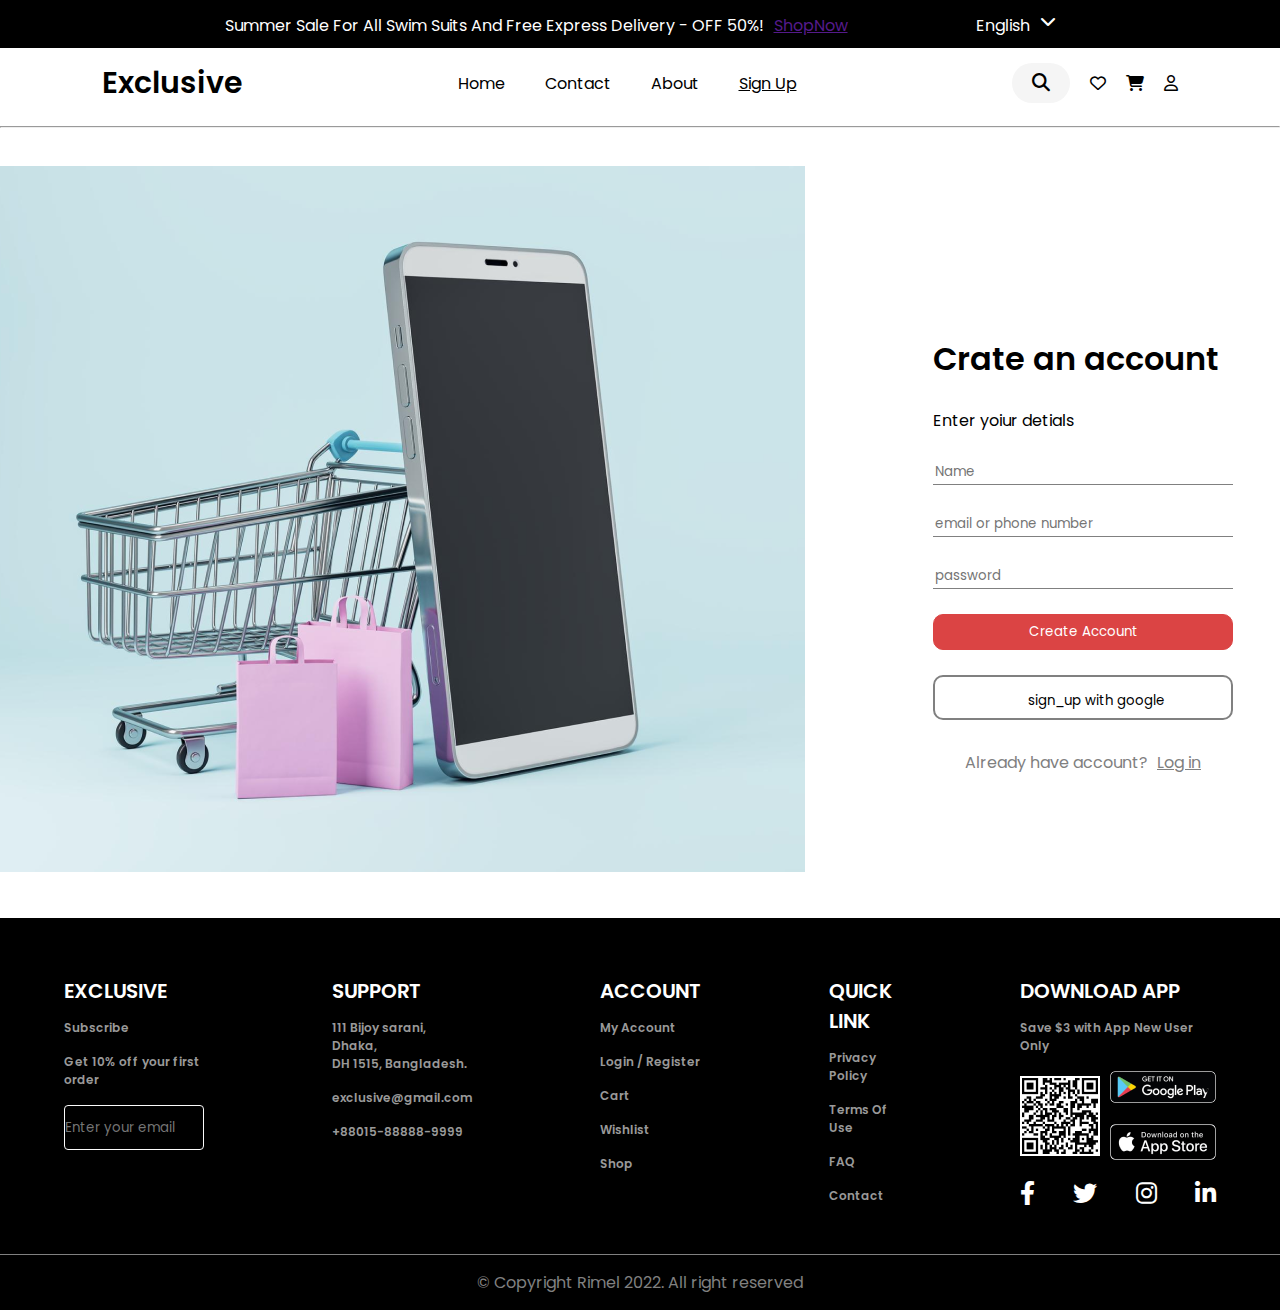
<file: sign up.html>
<!DOCTYPE html>
<html lang="en">

<head>
  <meta charset="UTF-8">
  <meta http-equiv="X-UA-Compatible" content="IE=edge">
  <meta name="viewport" content="width=device-width, initial-scale=1.0">
  <link rel="stylesheet" href="CSS/style_sign up.css">
  <link rel="stylesheet" href="CSS/all.css">
  <title>Sign Up</title>
</head>

<body>
  <!-- start Header -->
  <header>
    <div class="TopHeader">
      <div class="shop">
        <p>
          Summer Sale For All Swim Suits And Free Express Delivery - OFF 50%!
        </p>
        <a href="" class="ShopNow">ShopNow</a>
      </div>
      <div class="shop">
        <p>English</p>
        <i class="fa-solid fa-chevron-down"></i>
      </div>
    </div>
    <nav>
      <h1>Exclusive</h1>
      <div class="navbar">
        <ul>
          <li class="without_underline"><a href="index.html">Home</a></li>
          <li class="without_underline"><a href="Contact.html">Contact</a></li>
          <li class="without_underline"><a href="About.html">About</a></li>
          <li class="underline"><a href="sign up.html">Sign Up</a></li>
        </ul>
      </div>
      <div class="research">
        <div class="Box">
          <input class="input_research" type="text" placeholder="What are you looking for? ">
          <a href="">
            <i class="fa-solid fa-magnifying-glass search"></i>
          </a>
        </div>
        <a href="Wishlist.html"><i class="fa-regular fa-heart"></i></a>
        <a href="Cart.html"><i class="fa-solid fa-cart-shopping"></i></a>
        <i class="fa-regular fa-user"></i>
        <div class="user-info">
            <ul>
                <li><i class="fa-regular fa-user"></i> Manage My Account</li>
                <li> <i class="fa-solid fa-briefcase"></i> My Order</li>
                <li> <i class="fa-regular fa-circle-xmark"></i> My Cancellations</li>
                <li> <i class="fa-regular fa-star"></i> My Reviews</li>
                <li> <i class="fa-solid fa-arrow-right-to-bracket"></i> Logout</li>
            </ul>
        </div>
      </div>
    </nav>
    <hr />
  </header>
  <!-- End Header -->
  <!-- start Content -->
  <div class="sign_up">
    <div class="img"><img src="image/dl.beatsnoop 1.png" alt=""></div>
    <div class="lable">
      <h1>Crate an account</h1><br>
      <p>Enter yoiur detials</p><br>
      <form action="">
        <label for="name" name="name"></label>
        <input type="text" placeholder="Name">
        <br>
        <br>
        <label for="email" name="email"></label>
        <input type="email" type="number" placeholder="email or phone number">
        <br>
        <br>
        <label for="password" name="password"></label>
        <input type="password" placeholder="password">
        <br><br>
        <button type="submit" class="create_button">Create Account</button>
        <br><br>
        <BUTTON class="SINuP"> <a href="log_in.html"></a> <i class="fa-brands fa-google"></i> sign_up with google </a>
        </BUTTON>
        <div class="log_in">
          <p>Already have account?</p>
          <a href="log_in.html">Log in</a>
        </div>
      </form>
    </div>
  </div>
  <!-- End Content -->
      <!-- FOOTER START -->
      <footer>
        <div class="footer">
            <div class="contain">
                <div class="col">
                    <h1>Exclusive</h1>
                    <ul>
                        <li>Subscribe</li>
                        <li>Get 10% off your first order</li>
                        <li class="email">
                            <input type="email" placeholder="Enter your email">
                        </li>
                    </ul>
                </div>
                <div class="col">
                    <h1>Support</h1>
                    <ul>
                        <li>
                            111 Bijoy sarani, Dhaka, <br>
                            DH 1515, Bangladesh.
                        </li>
                        <li>exclusive@gmail.com</li>
                        <li>+88015-88888-9999</li>
                    </ul>
                </div>
                <div class="col">
                    <h1>Account</h1>
                    <ul>
                        <li>My Account</li>
                        <li>Login / Register</li>
                        <li>Cart</li>
                        <li>Wishlist</li>
                        <li>Shop</li>
                    </ul>
                </div>
                <div class="col">
                    <h1>Quick Link</h1>
                    <ul>
                        <li>Privacy Policy</li>
                        <li>Terms Of Use</li>
                        <li>FAQ</li>
                        <li>Contact</li>
                    </ul>
                </div>
                <div class="col social">
                    <h1>Download App</h1>
                    <ul>
                        <li>Save $3 with App New User Only</li>
                        <div class="Qrcode">
                            <li><img src="image/Qrcode 1.png " alt=""></li>
                            <div class="google_paly_apple">
                                <li><img src="image/png-transparent-google-play-store-logo-google-play-app-store-android-wallets-text-label-logo.png"
                                        alt=""></li>
                                <li><img src="image/download-appstore.png" alt=""></li>
                            </div>
                        </div>
                        <div class="social_media">
                            <li>
                                <i class="fa-brands fa-facebook-f"></i>
                            </li>
                            <li>
                                <i class="fa-brands fa-twitter"></i>
                            </li>
                            <li>
                                <i class="fa-brands fa-instagram"></i>
                            </li>
                            <li>
                                <i class="fa-brands fa-linkedin-in"></i>
                            </li>
                        </div>
                    </ul>
                </div>
            </div>
            <p class="cope">&copy; Copyright Rimel 2022. All right reserved</p>
        </div>
    </footer>
    <!-- END OF FOOTER -->

</body>

</html>
</file>
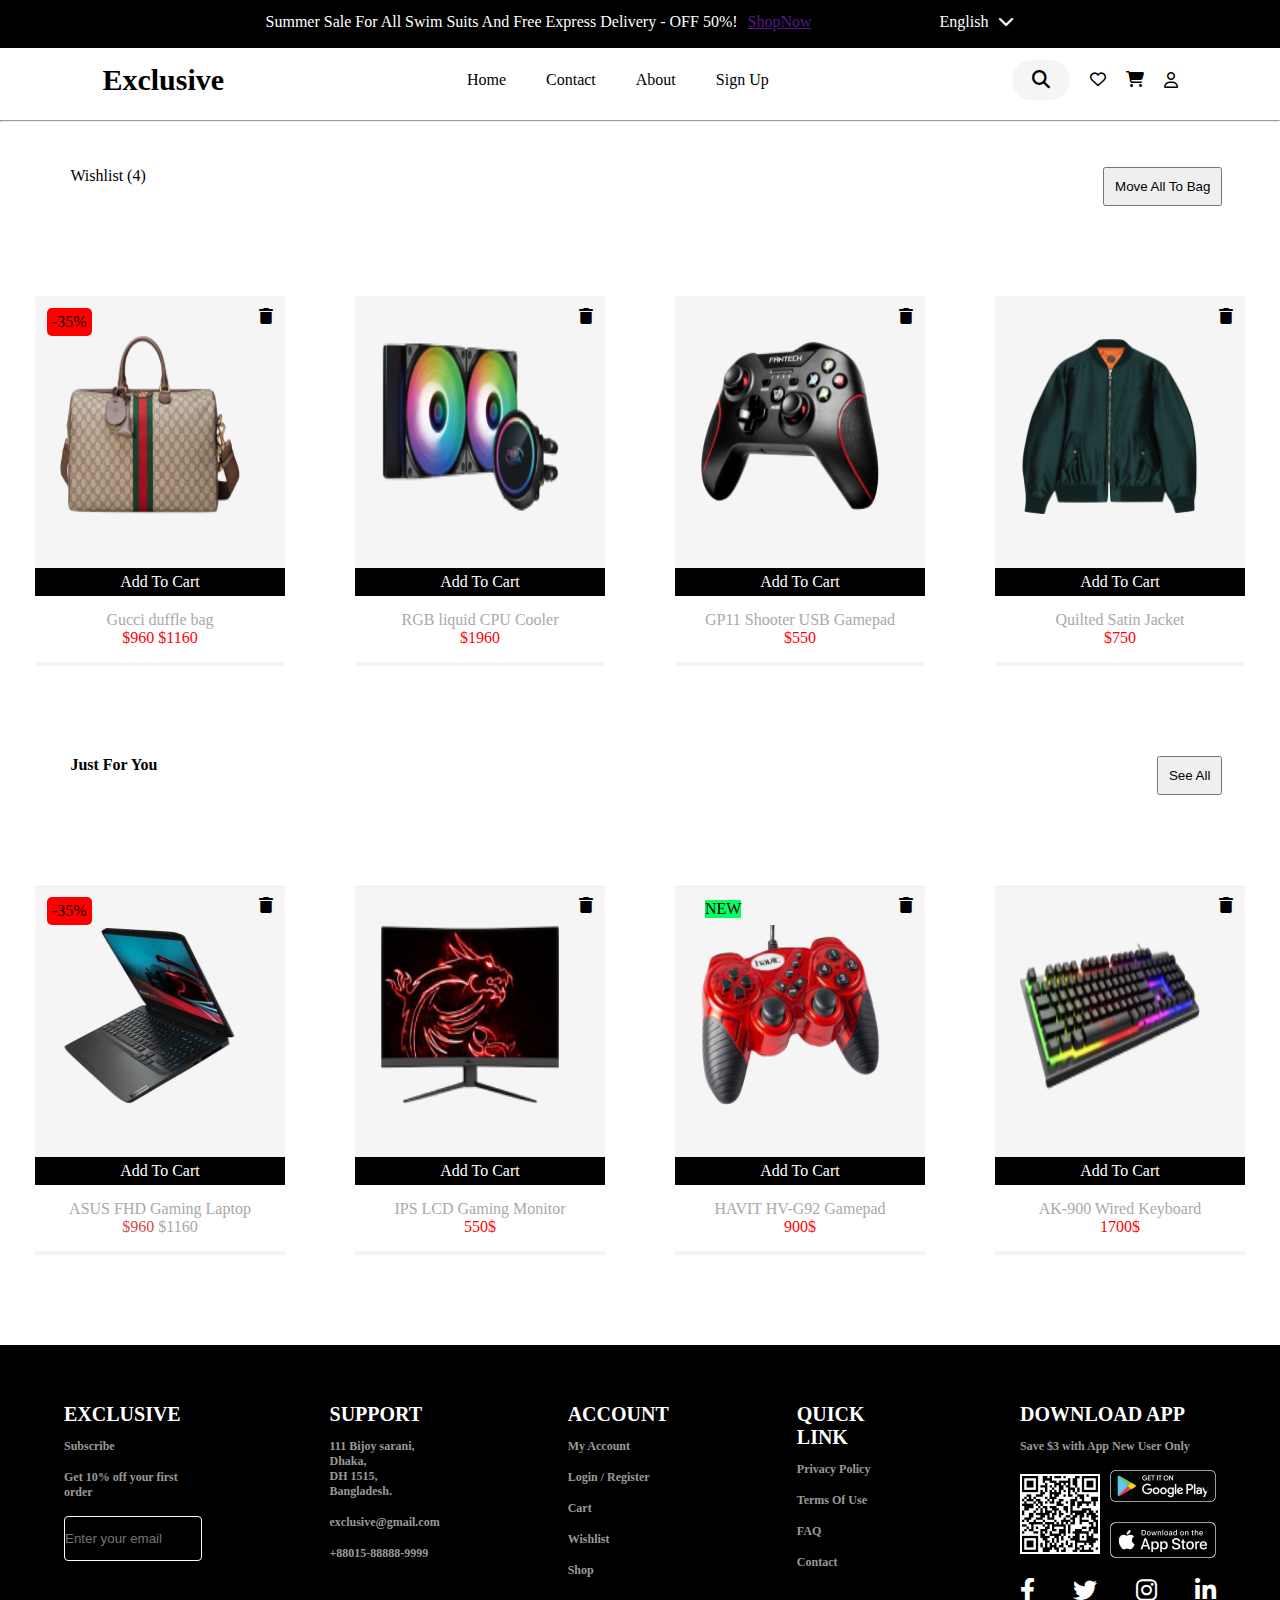
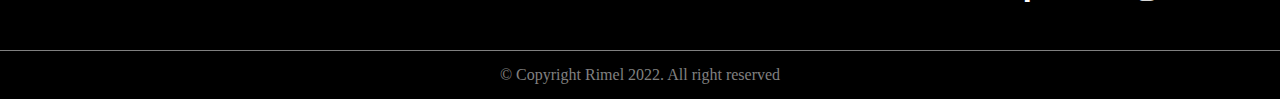
<file: Wishlist.html>
<!DOCTYPE html>
<html lang="en">
  <head>
    <meta charset="UTF-8" />
    <meta http-equiv="X-UA-Compatible" content="IE=edge" />
    <meta name="viewport" content="width=device-width, initial-scale=1.0" />
    <link rel="stylesheet" href="CSS/style_whillist.css" />
    <link rel="stylesheet" href="CSS/all.css">
    <title>Whislist</title>
  </head>

  <body>
    <!-- start Header -->
    <header>
      <div class="TopHeader">
        <div class="shop">
          <p>
            Summer Sale For All Swim Suits And Free Express Delivery - OFF 50%!
          </p>
          <a href="" class="ShopNow">ShopNow</a>
        </div>
        <div class="shop">
          <p>English</p>
          <i class="fa-solid fa-chevron-down"></i>
        </div>
      </div>
      <nav>
        <h1>Exclusive</h1>
        <div class="navbar">
          <ul>
            <li class="without_underline"><a href="index.html">Home</a></li>
            <li class="without_underline"><a href="">Contact</a></li>
            <li class="without_underline"><a href="">About</a></li>
            <li class="without_underline"><a href="">Sign Up</a></li>
          </ul>
        </div>
        <div class="research">
          <div class="Box">
            <input
              class="input_research"
              type="text"
              placeholder="What are you looking for? "
            />
            <a href="">
              <i class="fa-solid fa-magnifying-glass search"></i>
            </a>
          </div>
          <a href="Wishlist.html"><i class="fa-regular fa-heart"></i></a>
          <a href="Cart.html"><i class="fa-solid fa-cart-shopping"></i></a>
          <i class="fa-regular fa-user"></i>
          <div class="user-info">
              <ul>
                  <li><i class="fa-regular fa-user"></i> Manage My Account</li>
                  <li> <i class="fa-solid fa-briefcase"></i> My Order</li>
                  <li> <i class="fa-regular fa-circle-xmark"></i> My Cancellations</li>
                  <li> <i class="fa-regular fa-star"></i> My Reviews</li>
                  <li> <i class="fa-solid fa-arrow-right-to-bracket"></i> Logout</li>
              </ul>
          </div>
        </div>
      </nav>
      <hr />
    </header>
    <!-- End Header -->

    <!-- start content -->
    <div class="Contener">
      <div class="min">
        <div>Wishlist (4)</div>
        <div><button class="but">Move All To Bag</button></div>
        
      </div>
      <div class="products">
        <div class="product1">
          <div class="price">-35%</div>
          <div class="img">
            <div class="trash"><i class="fa-solid fa-trash"></i></div>
            <img
              src="image/547953_9C2ST_8746_001_082_0000_Light-Gucci-Savoy-medium-duffle-bag 1 (3).png"
              alt=""
            />
          </div>
          <footer class="fot"><a href="">Add To Cart</a></footer>
          <content class="after"
            >Gucci duffle bag <br /><span style="color: red"
              >$960 $1160
            </span></content
          >
        </div>
        <div class="product1">
          <div class="trash"><i class="fa-solid fa-trash"></i></div>
          <div class="img">
            <img src="image/gammaxx-l240-argb-1-500x500 1.png" alt="" />
          </div>
          <footer class="fot"><a href="">Add To Cart</a></footer>
          <content class="after"
            >RGB liquid CPU Cooler <br /><span style="color: red"
              >$1960
            </span></content
          >
        </div>
        <div class="product1">
          <div class="trash"><i class="fa-solid fa-trash"></i></div>
          <div class="img"><img src="image/GP11_PRD3 1 (3).png" alt="" /></div>
          <footer class="fot"><a href="">Add To Cart</a></footer>
          <content class="after"
            >GP11 Shooter USB Gamepad<br /><span style="color: red"
              >$550</span
            ></content
          >
        </div>
        <div class="product1">
          <div class="trash"><i class="fa-solid fa-trash"></i></div>
          <div class="img">
            <img
              src="image/698717_Z8A1X_3475_001_100_0000_Light-Reversible-quilted-satin-jacket 1.png"
              alt=""
            />
          </div>
          <footer class="fot"><a href="">Add To Cart</a></footer>
          <content class="after"
            >Quilted Satin Jacket <br /><span style="color: red"
              >$750</span
            ></content
          >
        </div>
      </div>
      <div class="min">
        <div>
          <div><div class="redDIV"></div><h4>Just For You</h4></div>
        </div>
        <div><button class="but">See All</button></div>
      </div>

      <div class="products">
        <div class="product1">
          <div class="trash"><i class="fa-solid fa-trash"></i></div>
          <div class="price">-35%</div>
          <div class="img">
            <img src="image/ideapad-gaming-3i-01-500x500 1.png" alt="" />
          </div>
          <footer class="fot"><a href="">Add To Cart</a></footer>
          <content class="after"
            >ASUS FHD Gaming Laptop<br /><span style="color: #db4444"
              >$960 </span
            >$1160
          </content>
        </div>
        <div class="product1">
          <div class="trash"><i class="fa-solid fa-trash"></i></div>
          <div class="img"><img src="image/g27cq4-500x500 1.png" alt="" /></div>
          <footer class="fot"><a href="">Add To Cart</a></footer>
          <content class="after"
            >IPS LCD Gaming Monitor <br /><span style="color: red"
              >550$
            </span>
          </content>
        </div>
        <div class="product1">
          <div class="trash"><i class="fa-solid fa-trash"></i></div>
          <div class="ico">NEW</div>
          <div class="img"><img src="image/g92-2-500x500 1.png" alt="" /></div>
          <footer class="fot"><a href="">Add To Cart</a></footer>
          <content class="after"
            >HAVIT HV-G92 Gamepad <br /><span style="color: red"
              >900$
            </span>
          </content>
        </div>
        <div class="product1">
          <div class="trash"><i class="fa-solid fa-trash"></i></div>
          <div class="img">
            <img src="image/ak-900-01-500x500 1.png" alt="" />
          </div>
          <footer class="fot"><a href="">Add To Cart</a></footer>
          <content class="after"
            >AK-900 Wired Keyboard <br /><span style="color: red"
              >1700$
            </span>
          </content>
        </div>
      </div>
    </div>
    <!-- End Content -->
        <!-- FOOTER START -->
        <footer>
          <div class="footer">
              <div class="contain">
                  <div class="col">
                      <h1>Exclusive</h1>
                      <ul>
                          <li>Subscribe</li>
                          <li>Get 10% off your first order</li>
                          <li class="email">
                              <input type="email" placeholder="Enter your email">
                          </li>
                      </ul>
                  </div>
                  <div class="col">
                      <h1>Support</h1>
                      <ul>
                          <li>
                              111 Bijoy sarani, Dhaka, <br>
                              DH 1515, Bangladesh.
                          </li>
                          <li>exclusive@gmail.com</li>
                          <li>+88015-88888-9999</li>
                      </ul>
                  </div>
                  <div class="col">
                      <h1>Account</h1>
                      <ul>
                          <li>My Account</li>
                          <li>Login / Register</li>
                          <li>Cart</li>
                          <li>Wishlist</li>
                          <li>Shop</li>
                      </ul>
                  </div>
                  <div class="col">
                      <h1>Quick Link</h1>
                      <ul>
                          <li>Privacy Policy</li>
                          <li>Terms Of Use</li>
                          <li>FAQ</li>
                          <li>Contact</li>
                      </ul>
                  </div>
                  <div class="col social">
                      <h1>Download App</h1>
                      <ul>
                          <li>Save $3 with App New User Only</li>
                          <div class="Qrcode">
                              <li><img src="image/Qrcode 1.png " alt=""></li>
                              <div class="google_paly_apple">
                                  <li><img src="image/png-transparent-google-play-store-logo-google-play-app-store-android-wallets-text-label-logo.png"
                                          alt=""></li>
                                  <li><img src="image/download-appstore.png" alt=""></li>
                              </div>
                          </div>
                          <div class="social_media">
                              <li>
                                  <i class="fa-brands fa-facebook-f"></i>
                              </li>
                              <li>
                                  <i class="fa-brands fa-twitter"></i>
                              </li>
                              <li>
                                  <i class="fa-brands fa-instagram"></i>
                              </li>
                              <li>
                                  <i class="fa-brands fa-linkedin-in"></i>
                              </li>
                          </div>
                      </ul>
                  </div>
              </div>
              <p class="cope">&copy; Copyright Rimel 2022. All right reserved</p>
          </div>
      </footer>
      <!-- END OF FOOTER -->
  </body>
</html>
</file>
<file: CSS/style.css>
* {
    padding: 0;
    margin: 0;
    box-sizing: border-box;
}

/* start header */
.TopHeader {
    position: absolute;
    left: 0px;
    top: 0px;
    background-color: black;
    width: 100%;
    height: 48px;
    color: white;
    display: flex;
    justify-content: center;
    gap: 10%;
    padding: 13px 0;

}

.shop {
    display: flex;
    gap: 10px;
}

nav {
    display: flex;
    justify-content: space-between;
    align-items: center;
    margin-top: 20px;
    padding: 40px 8% 20px 8%;
    position: relative;
}

nav h1 {
    font-size: 30px;
}

.navbar ul {
    display: flex;
    list-style: none;
    gap: 40px;
}

.without_underline a {
    text-decoration: none;
    color: black;
}

.underline a {
    color: black;
}

.input_research {
    border: none;
}

.research {
    display: flex;
    justify-content: center;
    align-items: center;
    gap: 20px;
}

.research a{
    color: black;
}

/* .sub_menu {
    position: absolute;
    top: 80%;
    right: 8%;
    width: 224px;
    height: 208px;
    background: red;
    border-radius: 5px;
    padding: 20px;
    margin: 10px;
    color: white;
    display: flex;
    flex-direction: column;
    gap: 20px;
    left: 0;
    opacity: 0;
    visibility: hidden;
    z-index: 1;
}

.sub_menu:hover{
    
} */
.fa-user:hover+.user-info{
    display: flex;
    position: absolute;
    background-color: rgba(0, 0, 0, 0.4);
    backdrop-filter: blur(8px);
    right: -19px;
    box-shadow: rgba(149, 157, 165, 0.2) 0px 8px 24px;
    font-size: 14px;
    margin-right: 145px;
    line-height: 36px;
    padding: 24px 12px 12px 27px;
    color: white;
    border-radius: 10px;
    top: 100px;
}
.fa-user:hover+.user-info i{
    padding-right: 16px;
    font-size: 17px;
}
.fa-user:hover{
    background-color: red;
    border-radius: 100PX;
    width: 30PX;
    PADDING: 5PX 7PX;
    color: white;
    margin-left: -9PX;
}
.user-info{
    display: none;
}

.user_info {
    display: flex;
    align-items: center;
    gap: 15px;
}

.user_info h3 {
    font-size: 15px;
}

.user_info a i {
    color: white;
    margin-right: 15px;
}

.Box {
    background: #F5F5F5;
    height: 40px;
    display: flex;
    cursor: pointer;
    padding: 10px 20px;
    border-radius: 30px;
    align-items: center;
}

.Box:hover input {
    width: 200px;
}


.Box input {
    width: 0;
    outline: none;
    border: none;
    font-weight: 500px;
    transition: 0.8s;
    background: transparent;
}

.Box a .search {
    color: black;
    font-size: 18px;
}

/* end header */


.Home_section {
    padding: 0 8%;
}

.make_img {
    background-color: black;
    width: 75%;
    color: white;
    margin: 20px;

}

.speech_img {
    display: flex;
    justify-content: space-between;
    align-items: center;
}

.make_img img {
    width: 60%;
    height: 80%;
}

.shop_iPhone {
    display: flex;
    align-items: center;
    gap: 10px;
}

.ShopNow {
    color: white;
}

.circle {
    display: flex;
    justify-content: center;
    align-items: center;
    gap: 11px;
    position: relative;
    bottom: 40px;
    font-size: 10px;
    color: gray;
}

.circle_red {
    color: #DB4444;
}

.listAndiPhone {
    display: flex;
    justify-content: space-between;
}

.iPhone_info {
    display: flex;
    flex-direction: column;
    gap: 30px;
    padding: 7%;
}

.name_iPhone {
    display: flex;
    gap: 8px;
}

.apple {
    color: white;
    font-size: 40px;
}

.name_iPhone h2 {
    font-size: 100%;
    padding: 17px;
}

.iPhone_info p {
    font-size: 250%;
    line-height: 1.5;
}

.List ul {
    list-style: none;
    border-right: 1px solid black;
}

.List {
    width: 18%;

}

.List ul li a {
    text-decoration: none;
    color: black;
}

.List ul li {
    padding: 10px 0 10px 10px;
}

.list_chevron {
    display: flex;
    align-items: center;
    justify-content: space-between;
    margin-right: 20px;
}

.Flash_sales {
    padding: 10% 0;
}

.today {
    display: flex;
    gap: 16px;
    align-items: center;
}

.background {
    width: 20px;
    height: 45px;
    background-color: #DB4444;
    border-radius: 4px;
}

.today_p {
    color: #DB4444;
}

.Time_sales {
    padding: 5% 0;
    display: flex;
    gap: 5%;
    align-items: center;
}

.header_product {
    font-size: 185%;
    font-weight: bold;
}

.time_Write {
    display: flex;
    gap: 30%;
    align-items: center;
    padding: 0 4%;
}

.time_Write p {
    font-size: 60%;
}

.time_number {
    padding: 1%;
    display: flex;
    gap: 10%;
    align-items: center;
}

.time_number .number {
    font-size: 200%;
    font-weight: bold;
}

.type_arrow {
    background: #F5F5F5;
    width: 40px;
    height: 40px;
    text-align: center;
    padding: 10px 0;
    border-radius: 20px;
    font-size: 19px;
}

.fram {
    display: flex;
    justify-content: space-between;
}

.color {
    color: #DB4444;
    font-size: 160%;
}

.posts_flash{
    width: 100%;
    display: flex;
    flex-wrap: wrap;
}

.flash_post {
    display: flex;
    flex-direction: column;
    gap: 10px;
    width: 20%;
}

.flash_post .flash {
    background-color: #F5F5F5;
    width: 100%;
    height: 210px;
    border-radius: 4px;
    display: flex;
    flex-direction: column;
    gap: 24px;
    padding: 12px;
    position: relative;
}

.flash img {
    width: 100px;
    height: 100px;
    position: absolute;
    top: 50%;
    left: 50%;
    /* to center the img exactly */
    transform: translate(-50%, -50%);
}

.flash_img .add {
    background: #000000;
    border-radius: 0px 0px 4px 4px;
    height: 41px;
    width: 100%;
    position: relative;
    top: 75px;
    right: 12px;
}

.add p {
    color: white;
    text-align: center;
    padding-top: 12px;
}

.flash_post h3 {
    font-size: 80%;
}

.price {
    display: flex;
    gap: 2%;
}

.price_red {
    color: #DB4444;
}

.Five_star {
    display: flex;
    gap: 8px;
    align-items: center;
}

.star {
    font-size: 12px;
    color: #FFAD33;
}

.gray_star {
    color: gray;
}

.price_gray {
    color: gray;
}

.price_heart {
    display: flex;
    justify-content: space-between;
}

.price_heart p {
    background-color: #DB4444;
    width: 55px;
    height: 26px;
    border-radius: 4px;
    color: white;
    text-align: center;
    padding: 4px;
}

.eye_heart {
    display: flex;
    flex-direction: column;
    gap: 8px;
}

.eye_heart a{
    color: black;
}

.hrt-ey a{
    color: black;
}

.fa-heart-eye {
    background-color: white;
    width: 25px;
    height: 25px;
    text-align: center;
    padding: 4px 0;
    border-radius: 13px;
}

.posts_flash {
    display: flex;
    justify-content: space-between;
    gap: 30px;
}

.button {
    margin: 5% 0;
    display: flex;
    justify-content: center;
    align-items: center;
}

.button_products {
    background-color: #DB4444;
    border: none;
    width: 234px;
    height: 56px;
    border-radius: 4px;
    color: white;
}

.Category {
    display: flex;
    flex-direction: column;
    gap: 30px;
}

.Category_post {
    margin: 20px 0;
    border: 1px solid rgba(0, 0, 0, 0.3);
    border-radius: 4px;
    width: 15%;
    height: 160px;
    display: flex;
    align-items: center;
    justify-content: center;
    flex-direction: column;
    gap: 20px;
}

.Category_post .fa-category {
    font-size: 40px;
}

.Categories {
    display: flex;
    width: 100%;
    gap: 20px;
}

.camera {
    background-color: #DB4444;
    color: white;
    border: none;
}

.product {
    margin: 80px 0;
    display: flex;
    flex-direction: column;
    gap: 30px;
}

.button_selling {
    width: 159px;
    height: 56px;
}

.hrt-ey {
    display: flex;
    flex-direction: column;
    align-items: flex-end;
    gap: 8px;
}

.music {
    margin: 120px 0;
    width: 100%;
}

.music_img {
    width: 500px;
    height: 300px;
}

.green_header {
    font-size: 18px;
    color: #00FF66;
}

#font_size_music_number {
    font-size: 20px;
    font-weight: bold;
}

#font_size_music_written {
    font-size: 11px;
}

.music_time {
    display: flex;
    gap: 20px;
}

.style_music_Time p {
    color: black;
}

.style_music_Time {
    display: flex;
    flex-direction: column;
    align-items: center;
    background-color: #FFFFFF;
    width: 62px;
    height: 62px;
    border-radius: 31px;
}

.button_music {
    background-color: #00FF66;
    width: 171px;
    height: 56px;
    border-radius: 4px;
    color: white;
    border: none;
}

.posts_flash {
    flex-wrap: wrap;
}

.Featured_product {
    display: flex;
    flex-direction: column;
    gap: 40px;
}

.new p {
    background-color: #00FF66;
}

.circle_product {
    color: #DB4444;
}

.Featured_arrival {
    margin-top: 5%;
}

.Featured_header {
    margin-top: 30px;
    margin-bottom: 60px;
}

.PlayStation {
    width: 540px;
    height: 550px;
    background: #000000;
    border-radius: 4px;
    position: relative;
    color: white;
}

.PlayStation img {
    position: absolute;
    width: 490px;
    height: 490px;
    left: 20px;
    top: 60px;
}

.info_featured {
    display: flex;
    flex-direction: column;
    align-items: flex-start;
    gap: 16px;
    position: absolute;
    left: 32px;
    top: 400px;
}

.info_featured p {
    line-height: 1.5;
}

.info_featured a {
    color: white;
}

.women {
    width: 570px;
    height: 284px;
    background: #0D0D0D;
    border-radius: 4px;
    position: relative;
    color: white;
}

.women img {
    position: absolute;
    width: 432px;
    height: 270px;
    left: 138px;
    top: 14px;
}

.info_women {
    display: flex;
    flex-direction: column;
    align-items: flex-start;
    padding: 0px;
    gap: 16px;
    position: absolute;
    left: 24px;
    top: 138px;
}

.info_women a {
    color: white;
}

.info_women p {
    line-height: 1.5;
}

.Featured {
    display: flex;
    gap: 30px;
}

.post_arrival {
    width: 270px;
    height: 250px;
    background: #000000;
    border-radius: 4px;
    position: relative;
    color: white;
}

.post_arrival img {
    position: absolute;
    width: 190px;
    height: 221px;
    left: calc(50% - 190px/2);
    top: calc(50% - 221px/2 - 0.5px);
}

.posts_arrival {
    display: flex;
    gap: 30px;
}

.arrival {
    display: flex;
    flex-direction: column;
    gap: 18px;
}

.info_arrival {
    position: absolute;
    left: 24px;
    top: 138px;
    display: flex;
    flex-direction: column;
    align-items: flex-start;
    gap: 8px;
}

.info_arrival a {
    color: white;
}

.Customer_services {
    margin: 6% 0;
    display: flex;
    justify-content: space-between;
}

.Service {
    display: flex;
    flex-direction: column;
    align-items: center;
    gap: 8px;
}

.Service img {
    padding-bottom: 10px;
}

/* STYLES SPECIFIC TO FOOTER  */
footer{
    margin-top: 3%;
}

.footer {
    width: 100%;
    position: relative;
    background-color: black;
}

.contain {
    display: flex;
}

.footer .col {
    /* width: 190px; */
    padding: 3% 5%;
}

.footer .col h1 {
    font-size: 20px;
    font-weight: 700;
    padding: 20px 0px 5px 0px;
    color: white;
    text-transform: uppercase;
}

.footer .col ul {
    list-style-type: none;
}

.footer .col ul li {
    color: #999999;
    font-size: 12px;
    font-family: inherit;
    font-weight: bold;
    padding: 8px 0px 8px 0px;
    /*Cursor Type*/
    cursor: pointer;
    transition: 0.2s;
}

.email input {
    border: 1.5px solid #FAFAFA;
    border-radius: 4px;
    background-color: transparent;
    width: 100%;
    height: 45px;
}

.social ul {
    display: flex;
    flex-direction: column;
}

.Qrcode {
    display: flex;
    gap: 10px;
    align-items: center;
}

.google_paly_apple {
    display: flex;
    flex-direction: column;
}

.social_media {
    display: flex;
    justify-content: space-between;
}

.fa-brands {
    font-size: 1.5rem;
    color: white;
}

.footer .col ul li:hover {
    color: #ffffff;
    transition: 0.1s;
}

.cope {
    border-top: 1px solid gray;
    padding: 15px 0;
    text-align: center;
    color: gray;

}

/*End of Footer*/
</file>
<file: CSS/Error_style.css>
* {
    box-sizing: border-box;
    padding: 0;
    margin: 0;
}

/*Start Header*/

.TopHeader {
    position: absolute;
    left: 0px;
    top: 0px;
    background-color: black;
    width: 100%;
    height: 48px;
    color: white;
    display: flex;
    justify-content: center;
    gap: 10%;
    padding: 13px 0;
}

.shop {
    display: flex;
    gap: 10px;
}

nav {
    display: flex;
    justify-content: space-between;
    align-items: center;
    margin-top: 20px;
    padding: 40px 8% 20px 8%;
    position: relative;
}

nav h1 {
    font-size: 30px;
}

.navbar ul {
    display: flex;
    list-style: none;
    gap: 40px;
}

.without_underline a {
    text-decoration: none;
    color: black;
}

.underline a {
    color: black;
}

.input_research {
    border: none;
}

.research {
    display: flex;
    justify-content: center;
    align-items: center;
    gap: 20px;
}

.research a {
    color: black;
}

.fa-user:hover+.user-info {
    display: flex;
    position: absolute;
    background-color: rgba(0, 0, 0, 0.4);
    backdrop-filter: blur(8px);
    right: -19px;
    box-shadow: rgba(149, 157, 165, 0.2) 0px 8px 24px;
    font-size: 14px;
    margin-right: 145px;
    line-height: 36px;
    padding: 24px 12px 12px 27px;
    color: white;
    border-radius: 10px;
    top: 100px;
}

.fa-user:hover+.user-info i {
    padding-right: 16px;
    font-size: 17px;
}

.fa-user:hover {
    background-color: red;
    border-radius: 100PX;
    width: 30PX;
    PADDING: 5PX 7PX;
    color: white;
    margin-left: -9PX;
}

.user-info {
    display: none;
}

.header {
    justify-content: space-around;
    display: flex;
    margin-top: 20px;
    margin-left: 100px;
}

.Box {
    background: #F5F5F5;
    height: 40px;
    display: flex;
    cursor: pointer;
    padding: 10px 20px;
    border-radius: 30px;
    align-items: center;
}

.Box:hover input {
    width: 200px;
}

.Box input {
    width: 0;
    outline: none;
    border: none;
    font-weight: 500px;
    transition: 0.8s;
    background: transparent;
}

.Box a .search {
    color: black;
    font-size: 18px;
}

.Home_Error {
    padding-left: 8%;
    padding-top: 5%;
    display: flex;
    gap: 15px;
}

.Home_Error a {
    text-decoration: none;
    color: silver;
}

.Error_link a {
    color: black;
}

.home {
    color: silver;
}

/* end header  */

.Error_section {
    position: relative;
    height: 80vh;
}

.text_box {
    position: absolute;
    top: 50%;
    left: 50%;
    transform: translate(-50%, -50%);
    text-align: center;
}

.h1 {
    margin-bottom: 20px;
    font-size: 100px;
}

.p1 {
    font-size: 17px;
}

.button2 {
    margin-top: 9%;
    width: 254px;
    height: 56px;
    border: none;
    text-align: center;
    background-color: #DB4444;
    color: #FAFAFA;
    border-radius: 4px;
}

/* STYLES SPECIFIC TO FOOTER  */
.footer {
    width: 100%;
    position: relative;
    background-color: black;
}

.contain {
    display: flex;
}

.footer .col {
    /* width: 190px; */
    padding: 3% 5%;
}

.footer .col h1 {
    font-size: 20px;
    font-weight: 700;
    padding: 20px 0px 5px 0px;
    color: white;
    text-transform: uppercase;
}

.footer .col ul {
    list-style-type: none;
}

.footer .col ul li {
    color: #999999;
    font-size: 12px;
    font-family: inherit;
    font-weight: bold;
    padding: 8px 0px 8px 0px;
    /*Cursor Type*/
    cursor: pointer;
    transition: 0.2s;
}

.email input {
    border: 1.5px solid #FAFAFA;
    border-radius: 4px;
    background-color: transparent;
    width: 100%;
    height: 45px;
}

.social ul {
    display: flex;
    flex-direction: column;
}

.Qrcode {
    display: flex;
    gap: 10px;
    align-items: center;
}

.google_paly_apple {
    display: flex;
    flex-direction: column;
}

.social_media {
    display: flex;
    justify-content: space-between;
}

.fa-brands {
    font-size: 1.5rem;
    color: white;
}

.footer .col ul li:hover {
    color: #ffffff;
    transition: 0.1s;
}

.cope {
    border-top: 1px solid gray;
    padding: 15px 0;
    text-align: center;
    color: gray;

}

footer {
    margin-top: 3%;
}


/*End of Footer*/
</file>
<file: CSS/About_style.css>
* {
    margin: 0;
    padding: 0;
    box-sizing: border-box;
}

:root {
    --main-color: #cddd;
    --my-color: rgba(219, 68, 68, 1);
    --div-color: silver;
    --color-h3: rgba(0, 0, 0, 1);
    --text-color: #fff;

}

/*Start Header*/

.TopHeader {
    position: absolute;
    left: 0px;
    top: 0px;
    background-color: black;
    width: 100%;
    height: 48px;
    color: white;
    display: flex;
    justify-content: center;
    gap: 10%;
    padding: 13px 0;
}

.shop {
    display: flex;
    gap: 10px;
}

nav {
    display: flex;
    justify-content: space-between;
    align-items: center;
    margin-top: 20px;
    padding: 40px 8% 20px 8%;
    position: relative;
}

nav h1 {
    font-size: 30px;
}

.navbar ul {
    display: flex;
    list-style: none;
    gap: 40px;
}

.without_underline a {
    text-decoration: none;
    color: black;
}

.underline a {
    color: black;
}

.input_research {
    border: none;
}

.research {
    display: flex;
    justify-content: center;
    align-items: center;
    gap: 20px;
}

.research a {
    color: black;
}

.fa-user:hover+.user-info {
    display: flex;
    position: absolute;
    background-color: rgba(0, 0, 0, 0.4);
    backdrop-filter: blur(8px);
    right: -19px;
    box-shadow: rgba(149, 157, 165, 0.2) 0px 8px 24px;
    font-size: 14px;
    margin-right: 145px;
    line-height: 36px;
    padding: 24px 12px 12px 27px;
    color: white;
    border-radius: 10px;
    top: 100px;
}

.fa-user:hover+.user-info i {
    padding-right: 16px;
    font-size: 17px;
}

.fa-user:hover {
    background-color: red;
    border-radius: 100PX;
    width: 30PX;
    PADDING: 5PX 7PX;
    color: white;
    margin-left: -9PX;
}

.user-info {
    display: none;
}

.header {
    justify-content: space-around;
    display: flex;
    margin-top: 20px;
    margin-left: 100px;
}

.Box {
    background: #F5F5F5;
    height: 40px;
    display: flex;
    cursor: pointer;
    padding: 10px 20px;
    border-radius: 30px;
    align-items: center;
}

.Box:hover input {
    width: 200px;
}

.Box input {
    width: 0;
    outline: none;
    border: none;
    font-weight: 500px;
    transition: 0.8s;
    background: transparent;
}

.Box a .search {
    color: black;
    font-size: 18px;
}

.Home_About {
    padding-left: 8%;
    padding-top: 5%;
    display: flex;
    gap: 15px;
}

.Home_About a {
    text-decoration: none;
    color: var(--div-color);
}

.About_link a {
    color: black;
}

.home {
    color: var(--div-color);
}

/* end header  */

.content {
    padding-left: 8%;
}

/* start div picture and contant */
.content-picture {
    display: flex;
    justify-content: space-between;
    margin-top: 3%;
    align-items: center;

}

.content_info h1 {
    color: var(--color-h3);
    margin-bottom: 30px;
}

.content_info p {
    color: var(--color-h3);
}

.picture img {
    width: 537px;
    height: 509px;
}

/* end div picture and contant */
/* start group picture */

.group_picture {
    margin-top: 5%;
    margin-bottom: 5%;
    margin-right: 5%;
    display: flex;
    justify-content: space-evenly;
    gap: 20px;
}

.group {
    border: 1px solid rgba(0, 0, 0, 0.3);
    width: 23%;
    height: 220px;
    border-radius: 4px;
    display: flex;
    flex-direction: column;
    align-items: center;
    gap: 20px;
    padding: 40px;
}

.group img {
    width: 80px;
    height: 80px;
}

.group2 {
    background-color: #DB4444;
    color: white;
    border: none;
}

/* End group picture */

/* start section picture people */

.picture {
    display: flex;
    justify-content: space-between;
    margin-right: 5%;
}

.picture1 img {
    width: 300px;
    height: 300px;
    background-color: rgba(245, 245, 245, 1);
    padding: 20px 30px;
    margin-top: 100px;
    border-radius: 6px;
}

.social_websit {
    display: flex;
    gap: 5%;

}

.fa_website {
    color: black;
    font-size: 20px;
}

.circle {
    margin-top: 50px;
    display: flex;
    justify-content: center;
    align-items: center;
    gap: 11px;
    font-size: 10px;
    color: gray;
}

.circle_red {
    color: #DB4444;
}

/* end section picture and people */
/* start section icon */

.icon_end {
    margin-top: 15%;
    margin-bottom: 15%;
}

.icon {
    display: flex;
    justify-content: center;
    gap: 6%;
}

.icon1 {
    display: flex;
    flex-direction: column;
    align-items: center;
    padding: 0px;
    gap: 24px;
    text-align: center;
}

.icon1 img {
    width: 80px;
    height: 80px;

}

/* end section icons */

/* STYLES SPECIFIC TO FOOTER  */
.footer {
    width: 100%;
    position: relative;
    background-color: black;
}

.contain {
    display: flex;
}

.footer .col {
    /* width: 190px; */
    padding: 3% 5%;
}

.footer .col h1 {
    font-size: 20px;
    font-weight: 700;
    padding: 20px 0px 5px 0px;
    color: white;
    text-transform: uppercase;
}

.footer .col ul {
    list-style-type: none;
}

.footer .col ul li {
    color: #999999;
    font-size: 12px;
    font-family: inherit;
    font-weight: bold;
    padding: 8px 0px 8px 0px;
    /*Cursor Type*/
    cursor: pointer;
    transition: 0.2s;
}

.email input {
    border: 1.5px solid #FAFAFA;
    border-radius: 4px;
    background-color: transparent;
    width: 100%;
    height: 45px;
}

.social ul {
    display: flex;
    flex-direction: column;
}

.Qrcode {
    display: flex;
    gap: 10px;
    align-items: center;
}

.google_paly_apple {
    display: flex;
    flex-direction: column;
}

.social_media {
    display: flex;
    justify-content: space-between;
}

.fa-brands {
    font-size: 1.5rem;
    color: white;
}

.footer .col ul li:hover {
    color: #ffffff;
    transition: 0.1s;
}

.cope {
    border-top: 1px solid gray;
    padding: 15px 0;
    text-align: center;
    color: gray;

}

footer {
    margin-top: 3%;
}


/*End of Footer*/
</file>
<file: CSS/Acount_Style.css>
* {
    margin: 0;
    padding: 0;
    box-sizing: border-box;
}

:root {
    --main-color: #cddd;
    --my-color: rgba(219, 68, 68, 1);
    --div-color: silver;
    --color-h3: rgba(0, 0, 0, 1);
    --text-color: #fff;

}

/* start header nav */
.TopHeader {
    position: absolute;
    left: 0px;
    top: 0px;
    background-color: black;
    width: 100%;
    height: 48px;
    color: white;
    display: flex;
    justify-content: center;
    gap: 10%;
    padding: 13px 0;
}

.shop {
    display: flex;
    gap: 10px;
}

nav {
    display: flex;
    justify-content: space-between;
    align-items: center;
    margin-top: 20px;
    padding: 40px 8% 20px 8%;
    position: relative;
}

nav h1 {
    font-size: 30px;
}

.navbar ul {
    display: flex;
    list-style: none;
    gap: 40px;
}

.without_underline a {
    text-decoration: none;
    color: black;
}

.underline a {
    color: black;
}

.input_research {
    border: none;
}

.research {
    display: flex;
    justify-content: center;
    align-items: center;
    gap: 20px;
}

.research a{
    color: black;
  }

.header {
    justify-content: space-around;
    display: flex;
    margin-top: 20px;
    margin-left: 100px;
}

.fa-user:hover+.user-info{
    display: flex;
    position: absolute;
    background-color: rgba(0, 0, 0, 0.4);
    backdrop-filter: blur(8px);
    right: -19px;
    box-shadow: rgba(149, 157, 165, 0.2) 0px 8px 24px;
    font-size: 14px;
    margin-right: 145px;
    line-height: 36px;
    padding: 24px 12px 12px 27px;
    color: white;
    border-radius: 10px;
    top: 100px;
}
.fa-user:hover+.user-info i{
    padding-right: 16px;
    font-size: 17px;
}
.fa-user:hover{
    background-color: red;
    border-radius: 100PX;
    width: 30PX;
    PADDING: 5PX 7PX;
    color: white;
    margin-left: -9PX;
}
.user-info{
    display: none;
}

.Box {
    background: #F5F5F5;
    height: 40px;
    display: flex;
    cursor: pointer;
    padding: 10px 20px;
    border-radius: 30px;
    align-items: center;
}

.Box:hover input {
    width: 200px;
}

.Box input {
    width: 0;
    outline: none;
    border: none;
    font-weight: 500px;
    transition: 0.8s;
    background: transparent;
}

.Box a .search {
    color: black;
    font-size: 18px;
}


.nav_Account {
    margin: 5% 8%;
    color: var(--div-color);
    display: flex;
    justify-content: space-between;
}

.Home_Myacount {
    display: flex;
    gap: 15px;
}

.Home_Myacount a {
    text-decoration: none;
    color: var(--div-color);
}

.myacount a {
    color: black;
}

.Greeting {
    display: flex;
    gap: 5px;
}

.welcom {
    color: black;
}

.name {
    color: var(--my-color)
}

/* end headr nav */

/* start section */
/* start list */
.lest {
    display: flex;
    justify-content: space-between;
    align-items: center;
    margin: 5% 8%;
}

.leftside h3 {
    color: var(--color-h3);
    font-size: 20px;
    font-weight: 30px;
    margin-bottom: 30px;
    margin-left: 80px;
}

.leftside p {
    color: var(--div-color);
    margin-left: 100px;
    font-weight: 30px;
    margin-bottom: 30px;
}

.leftside h2 {
    color: var(--my-color);
    font-weight: 30px;
    margin-bottom: 30px;
    margin-left: 100px;
}

/* end list */


/* start form */

.form {
    width: 780px;
    height: 630px;
    background: #FFFFFF;
    box-shadow: 0px 1px 13px rgba(0, 0, 0, 0.05);
    border-radius: 4px;
    padding: 3% 4% 5% 3%;
}

.form h2 {
    color: var(--my-color);
    padding-bottom: 16px;
}

.lable {
    display: flex;
    gap: 50px;
    align-items: center;
}

.label_style {
    display: inline-block;
}

.label_style input {
    width: 320px;
    height: 50px;
    border: none;
    background-color: rgba(245, 245, 245, 1);
    padding: 3px 10px;
    border-radius: 4px;
}

.label_side {
    display: flex;
    flex-direction: column;
    gap: 30px;
}

.end-form input {
    width: 690px;
    height: 50px;
    border: none;
    background-color: rgba(245, 245, 245, 1);
    padding: 3px 10px;
    border-radius: 4px;
}

.end-form label {
    padding-top: 20px;
}

.buttons {
    display: flex;
    justify-content: flex-end;
    padding-top: 28px;
}

.Save {
    background-color: var(--my-color);
    width: 200px;
    height: 50px;
    border: none;
    color: var(--text-color);
}

.cancel {
    width: 120px;
    height: 50px;
    border: none;
    background-color: #fff;
}

/* STYLES SPECIFIC TO FOOTER  */
.footer {
    width: 100%;
    position: relative;
    background-color: black;
}

.contain {
    display: flex;
}

.footer .col {
    /* width: 190px; */
    padding: 3% 5%;
}

.footer .col h1 {
    font-size: 20px;
    font-weight: 700;
    padding: 20px 0px 5px 0px;
    color: white;
    text-transform: uppercase;
}

.footer .col ul {
    list-style-type: none;
}

.footer .col ul li {
    color: #999999;
    font-size: 12px;
    font-family: inherit;
    font-weight: bold;
    padding: 8px 0px 8px 0px;
    /*Cursor Type*/
    cursor: pointer;
    transition: 0.2s;
}

.email input {
    border: 1.5px solid #FAFAFA;
    border-radius: 4px;
    background-color: transparent;
    width: 100%;
    height: 45px;
}

.social ul {
    display: flex;
    flex-direction: column;
}

.Qrcode {
    display: flex;
    gap: 10px;
    align-items: center;
}

.google_paly_apple {
    display: flex;
    flex-direction: column;
}

.social_media {
    display: flex;
    justify-content: space-between;
}

.fa-brands {
    font-size: 1.5rem;
    color: white;
}

.footer .col ul li:hover {
    color: #ffffff;
    transition: 0.1s;
}

.cope {
    border-top: 1px solid gray;
    padding: 15px 0;
    text-align: center;
    color: gray;

}

footer{
    margin-top: 3%;
}


/*End of Footer*/
</file>
<file: CSS/Cart_Style.css>
* {
    padding: 0px;
    margin: 0px;
    box-sizing: border-box;
}

/*Start Header*/

.TopHeader {
    position: absolute;
    left: 0px;
    top: 0px;
    background-color: black;
    width: 100%;
    height: 48px;
    color: white;
    display: flex;
    justify-content: center;
    gap: 10%;
    padding: 13px 0;
}

.shop {
    display: flex;
    gap: 10px;
}

nav {
    display: flex;
    justify-content: space-between;
    align-items: center;
    margin-top: 20px;
    padding: 40px 8% 20px 8%;
    position: relative;
}

nav h1 {
    font-size: 30px;
}

.navbar ul {
    display: flex;
    list-style: none;
    gap: 40px;
}

.without_underline a {
    text-decoration: none;
    color: black;
}

.underline a {
    color: black;
}

.input_research {
    border: none;
}

.research {
    display: flex;
    justify-content: center;
    align-items: center;
    gap: 20px;
}

.fa-user:hover+.user-info{
    display: flex;
    position: absolute;
    background-color: rgba(0, 0, 0, 0.4);
    backdrop-filter: blur(8px);
    right: -19px;
    box-shadow: rgba(149, 157, 165, 0.2) 0px 8px 24px;
    font-size: 14px;
    margin-right: 145px;
    line-height: 36px;
    padding: 24px 12px 12px 27px;
    color: white;
    border-radius: 10px;
    top: 100px;
}
.fa-user:hover+.user-info i{
    padding-right: 16px;
    font-size: 17px;
}
.fa-user:hover{
    background-color: red;
    border-radius: 100PX;
    width: 30PX;
    PADDING: 5PX 7PX;
    color: white;
    margin-left: -9PX;
}
.user-info{
    display: none;
}

.header {
    justify-content: space-around;
    display: flex;
    margin-top: 20px;
    margin-left: 100px;
}

.Box {
    background: #F5F5F5;
    height: 40px;
    display: flex;
    cursor: pointer;
    padding: 10px 20px;
    border-radius: 30px;
    align-items: center;
}

.Box:hover input {
    width: 200px;
}

.Box input {
    width: 0;
    outline: none;
    border: none;
    font-weight: 500px;
    transition: 0.8s;
    background: transparent;
}

.Box a .search {
    color: black;
    font-size: 18px;
}

.Home_Cart {
    padding-left: 8%;
    padding-top: 5%;
    display: flex;
    gap: 15px;
    color: silver;
}

.Home_Cart a {
    text-decoration: none;
    color: silver;
}

.Cart_link a {
    color: black;
}

/* end header  */

.Cart {
    padding: 5% 8%;
}

.rows {
    display: flex;
    flex-direction: column;
    gap: 40px;
}

.row {
    display: flex;
    justify-content: space-between;
    align-items: center;
    background-color: #FFFFFF;
    box-shadow: 0px 1px 13px rgba(0, 0, 0, 0.05);
    width: 100%;
    height: 72px;
    padding: 0 4%;
}

.price_padding {
    padding-left: 11%;
}

.num_padding {
    padding-right: 3%;
}

.LCD {
    display: flex;
    align-items: center;
    gap: 22px;
}

.LCD img {
    width: 50px;
    height: 40px;
}

.return {
    display: flex;
    justify-content: space-between;
    margin-bottom: 20%;

}

.return button {
    width: 170px;
    height: 42px;
    background: #FFFFFF;
    border: 1px solid rgba(0, 0, 0, 0.5);
    border-radius: 4px;
}

.code {
    margin-top: -110px;
    display: flex;
    flex-direction: row;
    align-items: flex-start;
}

.button1 {
    width: 250px;
    height: 45px;
    border: 1px solid #000000;
    border-radius: 4px;
    background-color: #FFFFFF;
    color: silver;
    text-align: left;
    padding: 7px 7px;
    margin-right: 2%;
}

.button2 {
    width: 150px;
    height: 45px;
    background: #DB4444;
    border-radius: 4px;
    color: #FFFFFF;
    border: 1px solid white;
}

.cart_total {
    width: 400px;
    height: 300px;
    border: 2px solid #000000;
    border-radius: 4px;
    margin-left: 360px;
    padding: 20px 15px;
    display: flex;
    flex-direction: column;
    gap: 20px;
}

hr {
    border: 1px solid silver;
    width: 360px;
    height: 0px;
    left: 20px;
    top: 124px;
}

.cart {
    display: flex;
    justify-content: space-between;
}

.button_cart {
    width: 170px;
    height: 35px;
    background: #DB4444;
    border-radius: 4px;
    color: #FFFFFF;
    border: 1px solid white;
    text-align: center;
}

.button_cart_div {
    display: flex;
    justify-content: center;
}

/* STYLES SPECIFIC TO FOOTER  */
.footer {
    width: 100%;
    position: relative;
    background-color: black;
}

.contain {
    display: flex;
}

.footer .col {
    /* width: 190px; */
    padding: 3% 5%;
}

.footer .col h1 {
    font-size: 20px;
    font-weight: 700;
    padding: 20px 0px 5px 0px;
    color: white;
    text-transform: uppercase;
}

.footer .col ul {
    list-style-type: none;
}

.footer .col ul li {
    color: #999999;
    font-size: 12px;
    font-family: inherit;
    font-weight: bold;
    padding: 8px 0px 8px 0px;
    /*Cursor Type*/
    cursor: pointer;
    transition: 0.2s;
}

.email input {
    border: 1.5px solid #FAFAFA;
    border-radius: 4px;
    background-color: transparent;
    width: 100%;
    height: 45px;
}

.social ul {
    display: flex;
    flex-direction: column;
}

.Qrcode {
    display: flex;
    gap: 10px;
    align-items: center;
}

.google_paly_apple {
    display: flex;
    flex-direction: column;
}

.social_media {
    display: flex;
    justify-content: space-between;
}

.fa-brands {
    font-size: 1.5rem;
    color: white;
}

.footer .col ul li:hover {
    color: #ffffff;
    transition: 0.1s;
}

.cope {
    border-top: 1px solid gray;
    padding: 15px 0;
    text-align: center;
    color: gray;

}

footer{
    margin-top: 3%;
}


/*End of Footer*/
</file>
<file: CSS/CheckOut_Style.css>
* {
    padding: 0px;
    margin: 0px;
    box-sizing: border-box;
}

/*Start Header*/

.TopHeader {
    position: absolute;
    left: 0px;
    top: 0px;
    background-color: black;
    width: 100%;
    height: 48px;
    color: white;
    display: flex;
    justify-content: center;
    gap: 10%;
    padding: 13px 0;
}

.shop {
    display: flex;
    gap: 10px;
}

nav {
    display: flex;
    justify-content: space-between;
    align-items: center;
    margin-top: 20px;
    padding: 40px 8% 20px 8%;
    position: relative;
}

nav h1 {
    font-size: 30px;
}

.navbar ul {
    display: flex;
    list-style: none;
    gap: 40px;
}

.without_underline a {
    text-decoration: none;
    color: black;
}

.underline a {
    color: black;
}

.input_research {
    border: none;
}

.research {
    display: flex;
    justify-content: center;
    align-items: center;
    gap: 20px;
}

.research a{
    color: black;
  }

.fa-user:hover+.user-info{
    display: flex;
    position: absolute;
    background-color: rgba(0, 0, 0, 0.4);
    backdrop-filter: blur(8px);
    right: -19px;
    box-shadow: rgba(149, 157, 165, 0.2) 0px 8px 24px;
    font-size: 14px;
    margin-right: 145px;
    line-height: 36px;
    padding: 24px 12px 12px 27px;
    color: white;
    border-radius: 10px;
    top: 100px;
}
.fa-user:hover+.user-info i{
    padding-right: 16px;
    font-size: 17px;
}
.fa-user:hover{
    background-color: red;
    border-radius: 100PX;
    width: 30PX;
    PADDING: 5PX 7PX;
    color: white;
    margin-left: -9PX;
}
.user-info{
    display: none;
}

.header {
    justify-content: space-around;
    display: flex;
    margin-top: 20px;
    margin-left: 100px;
}

.Box {
    background: #F5F5F5;
    height: 40px;
    display: flex;
    cursor: pointer;
    padding: 10px 20px;
    border-radius: 30px;
    align-items: center;
}

.Box:hover input {
    width: 200px;
}

.Box input {
    width: 0;
    outline: none;
    border: none;
    font-weight: 500px;
    transition: 0.8s;
    background: transparent;
}

.Box a .search {
    color: black;
    font-size: 18px;
}

.Home_Cart {
    padding-left: 8%;
    padding-top: 5%;
    display: flex;
    gap: 15px;
    color: silver;
}

.Home_Cart a {
    text-decoration: none;
    color: silver;
}

.Cart_link a {
    color: black;
}

/* end header  */

.bigParent {
    margin: 7% 8%;
    display: flex;
    justify-content: space-between;
    align-items: center;
}

input {
    width: 430px;
    height: 40px;
    background: #F5F5F5;
    border-radius: 1px;
    border: none;
    margin-top: 3px;
}

.label {
    margin-top: 20px;
}

form label {
    color: silver;
}

/* ------------------ */
.box2 {
    padding: 10px;
    display: flex;
    flex-direction: column;
    gap: 15px;
}

.big_Lcd {
    display: flex;
    gap: 200px;
    align-items: center;
}

.bigH {
    display: flex;
    gap: 200px;
    align-items: center;
}

.Subtotal {
    display: flex;
    gap: 287px;
    align-items: center;
}

.Shipping {
    display: flex;
    gap: 287px;
    align-items: center;
}

.Total {
    display: flex;
    gap: 287px;
    align-items: center;
}

.box2 {
    bottom: 200px;
}

.Place_Order {
    color: #FFFFFF;
    border: 1px solid white;
    width: 190px;
    height: 50px;
    background: #DB4444;
    border-radius: 4px;
    margin-top: 10px;
}


.checkbox {
    width: 20px;
    color: #DB4444;
    background-color: #DB4444;

}

.labelbox {
    display: flex;
    align-items: center;
    flex-direction: row;
}

.labelbox label {
    color: black;
}


.radio label {
    color: black;
}

.radio input {
    width: 20px;
}

.radioname {
    display: flex;
    align-items: center;
    flex-direction: row;
}

.code {
    display: flex;
    gap: 10px;
}

.button1 {
    width: 250px;
    height: 45px;
    border: 1px solid #000000;
    border-radius: 4px;
    background-color: #FFFFFF;
    color: silver;
    text-align: left;
    padding: 7px 7px;
    margin-right: 2%;
}

.button2 {
    width: 150px;
    height: 45px;
    background: #DB4444;
    border-radius: 4px;
    color: #FFFFFF;
    border: 1px solid white;
}

.radio_img {
    display: flex;
    justify-content: space-between;
}

/* STYLES SPECIFIC TO FOOTER  */
.footer {
    width: 100%;
    position: relative;
    background-color: black;
}

.contain {
    display: flex;
}

.footer .col {
    /* width: 190px; */
    padding: 3% 5%;
}

.footer .col h1 {
    font-size: 20px;
    font-weight: 700;
    padding: 20px 0px 5px 0px;
    color: white;
    text-transform: uppercase;
}

.footer .col ul {
    list-style-type: none;
}

.footer .col ul li {
    color: #999999;
    font-size: 12px;
    font-family: inherit;
    font-weight: bold;
    padding: 8px 0px 8px 0px;
    /*Cursor Type*/
    cursor: pointer;
    transition: 0.2s;
}

.email input {
    border: 1.5px solid #FAFAFA;
    border-radius: 4px;
    background-color: transparent;
    width: 100%;
    height: 45px;
}

.social ul {
    display: flex;
    flex-direction: column;
}

.Qrcode {
    display: flex;
    gap: 10px;
    align-items: center;
}

.google_paly_apple {
    display: flex;
    flex-direction: column;
}

.social_media {
    display: flex;
    justify-content: space-between;
}

.fa-brands {
    font-size: 1.5rem;
    color: white;
}

.footer .col ul li:hover {
    color: #ffffff;
    transition: 0.1s;
}

.cope {
    border-top: 1px solid gray;
    padding: 15px 0;
    text-align: center;
    color: gray;

}

footer{
    margin-top: 3%;
}


/*End of Footer*/
</file>
<file: CSS/Contact_Style.css>
* {
    box-sizing: border-box;
    padding: 0;
    margin: 0;
}

/*Start Header*/

.TopHeader {
    position: absolute;
    left: 0px;
    top: 0px;
    background-color: black;
    width: 100%;
    height: 48px;
    color: white;
    display: flex;
    justify-content: center;
    gap: 10%;
    padding: 13px 0;
}

.shop {
    display: flex;
    gap: 10px;
}

nav {
    display: flex;
    justify-content: space-between;
    align-items: center;
    margin-top: 20px;
    padding: 40px 8% 20px 8%;
    position: relative;
}

nav h1 {
    font-size: 30px;
}

.navbar ul {
    display: flex;
    list-style: none;
    gap: 40px;
}

.without_underline a {
    text-decoration: none;
    color: black;
}

.underline a {
    color: black;
}

.input_research {
    border: none;
}

.research {
    display: flex;
    justify-content: center;
    align-items: center;
    gap: 20px;
}

.research a {
    color: black;
}

.fa-user:hover+.user-info {
    display: flex;
    position: absolute;
    background-color: rgba(0, 0, 0, 0.4);
    backdrop-filter: blur(8px);
    right: -19px;
    box-shadow: rgba(149, 157, 165, 0.2) 0px 8px 24px;
    font-size: 14px;
    margin-right: 145px;
    line-height: 36px;
    padding: 24px 12px 12px 27px;
    color: white;
    border-radius: 10px;
    top: 100px;
}

.fa-user:hover+.user-info i {
    padding-right: 16px;
    font-size: 17px;
}

.fa-user:hover {
    background-color: red;
    border-radius: 100PX;
    width: 30PX;
    PADDING: 5PX 7PX;
    color: white;
    margin-left: -9PX;
}

.user-info {
    display: none;
}

.header {
    justify-content: space-around;
    display: flex;
    margin-top: 20px;
    margin-left: 100px;
}

.Box {
    background: #F5F5F5;
    height: 40px;
    display: flex;
    cursor: pointer;
    padding: 10px 20px;
    border-radius: 30px;
    align-items: center;
}

.Box:hover input {
    width: 200px;
}

.Box input {
    width: 0;
    outline: none;
    border: none;
    font-weight: 500px;
    transition: 0.8s;
    background: transparent;
}

.Box a .search {
    color: black;
    font-size: 18px;
}

.Home_Contact {
    padding-left: 8%;
    padding-top: 5%;
    display: flex;
    gap: 15px;
}

.Home_Contact a {
    text-decoration: none;
    color: silver;
}

.Contact_link a {
    color: black;
}

.home {
    color: silver;
}

/*End Header*/

.CONTACT {
    display: flex;
    gap: 40PX;
    margin-top: 5%;
    margin-left: 7%;
}

.section1 {
    width: 340px;
    height: 457px;
    background: #FFFFFF;
    box-shadow: 0px 1px 13px rgba(0, 0, 0, 0.05);
    border-radius: 4px;
    padding: 35px 35px 40px 35px;
}

.contact_type {
    display: flex;
    flex-direction: column;
    gap: 20px;
    padding: 20px 0;
}

.contact_us {
    display: flex;
    gap: 10px;
    align-items: center;
    margin-bottom: 15px;
}

.contact_icon {
    width: 40px;
    height: 40px;
    background: #DB4444;
    border-radius: 31px;
    text-align: center;
    padding-top: 10px;
    font-size: 20px;
    color: white;
}

.section2 {
    width: 800px;
    height: 457px;
    background: #FFFFFF;
    box-shadow: 0px 1px 13px rgba(0, 0, 0, 0.05);
    border-radius: 4px;
    padding: 40px 30px;
}

.point {
    display: flex;
    gap: 6px;
    margin-bottom: 20px;

}

.input {
    width: 33%;
    height: 50px;
    background-color: #F5F5F5;
    padding-left: 16px;
    margin-bottom: 25px;
}

.input_massage {
    width: 100%;
    height: 200px;
    padding-bottom: 130px;
    padding-left: 16px;
    background-color: #F5F5F5;
}

.BUTton {
    border: none;
    margin-left: 530px;
    margin-top: 25px;
    margin-bottom: 30px;
    background-color: #DB4444;
    color: #FAFAFA;
    width: 215px;
    height: 56px;
    border-radius: 5px;
}

/* STYLES SPECIFIC TO FOOTER  */
.footer {
    width: 100%;
    position: relative;
    background-color: black;
}

.contain {
    display: flex;
}

.footer .col {
    /* width: 190px; */
    padding: 3% 5%;
}

.footer .col h1 {
    font-size: 20px;
    font-weight: 700;
    padding: 20px 0px 5px 0px;
    color: white;
    text-transform: uppercase;
}

.footer .col ul {
    list-style-type: none;
}

.footer .col ul li {
    color: #999999;
    font-size: 12px;
    font-family: inherit;
    font-weight: bold;
    padding: 8px 0px 8px 0px;
    /*Cursor Type*/
    cursor: pointer;
    transition: 0.2s;
}

.email input {
    border: 1.5px solid #FAFAFA;
    border-radius: 4px;
    background-color: transparent;
    width: 100%;
    height: 45px;
}

.social ul {
    display: flex;
    flex-direction: column;
}

.Qrcode {
    display: flex;
    gap: 10px;
    align-items: center;
}

.google_paly_apple {
    display: flex;
    flex-direction: column;
}

.social_media {
    display: flex;
    justify-content: space-between;
}

.fa-brands {
    font-size: 1.5rem;
    color: white;
}

.footer .col ul li:hover {
    color: #ffffff;
    transition: 0.1s;
}

.cope {
    border-top: 1px solid gray;
    padding: 15px 0;
    text-align: center;
    color: gray;

}

footer {
    margin-top: 3%;
}


/*End of Footer*/
</file>
<file: CSS/log_in.css>
@font-face {
    font-family: myfont;
    src: url("../font/Poppins-Regular.ttf");
}

@font-face {
    font-family: myfont;
    src: url("../font/Poppins-SemiBold.ttf");
    font-weight: bold;
}

* {
    padding: 0;
    margin: 0;
    box-sizing: border-box;
    font-family:myfont ;
}

/* Start Css Header */
.TopHeader {
  position: absolute;
  left: 0px;
  top: 0px;
  background-color: black;
  width: 100%;
  height: 48px;
  color: white;
  display: flex;
  justify-content: center;
  gap: 10%;
  padding: 13px 0;
}

.shop {
  display: flex;
  gap: 10px;
}

nav {
  display: flex;
  justify-content: space-between;
  align-items: center;
  margin-top: 20px;
  padding: 40px 8% 20px 8%;
}

nav h1 {
  font-size: 30px;
}

.navbar ul {
  display: flex;
  list-style: none;
  gap: 40px;
}

.without_underline a {
  text-decoration: none;
  color: black;
}

.underline a {
  color: black;
}

.input_research {
  border: none;
}

.research {
  display: flex;
  justify-content: center;
  align-items: center;
  gap: 20px;
}

.research a{
  color: black;
}

.fa-user:hover+.user-info{
  display: flex;
  position: absolute;
  background-color: rgba(0, 0, 0, 0.4);
  backdrop-filter: blur(8px);
  right: -19px;
  box-shadow: rgba(149, 157, 165, 0.2) 0px 8px 24px;
  font-size: 14px;
  margin-right: 145px;
  line-height: 36px;
  padding: 24px 12px 12px 27px;
  color: white;
  border-radius: 10px;
  top: 100px;
}
.fa-user:hover+.user-info i{
  padding-right: 16px;
  font-size: 17px;
}
.fa-user:hover{
  background-color: red;
  border-radius: 100PX;
  width: 30PX;
  PADDING: 5PX 7PX;
  color: white;
  margin-left: -9PX;
}
.user-info{
  display: none;
}

.Box {
  background: #f5f5f5;
  height: 40px;
  display: flex;
  cursor: pointer;
  padding: 10px 20px;
  border-radius: 30px;
  align-items: center;
}

.Box:hover input {
  width: 200px;
}

.Box input {
  width: 0;
  outline: none;
  border: none;
  font-weight: 500px;
  transition: 0.8s;
  background: transparent;
}

.Box a .search {
  color: black;
  font-size: 18px;
}

/* End Css Header */

/* Start CSS Content */
.log_in {
  display: flex;
  align-items: center;
  flex-wrap: wrap;
  margin-top: 3%;

}

.log_in .img {
  margin-right: 10%;
}

.log_in .lable {
  width: 300px;
  margin-top: 5%;
}

.log_in .lable input {
  border: none;
  border-bottom: 1px solid gray;
  width: 100%;
  padding: 2px;
}

.link_log_in {
  display: flex;
  justify-content: space-between;
  align-items: center;
}

.link_log_in button {
  background: #DB4444;
  padding: 7px 10px;
  color: white;
  border: 1px solid #DB4444;
  width: 40%;
  height: 56px;
  border-radius: 10px;
  font-size: 16px;
}

.link_log_in a {
  color: #DB4444;
  text-decoration: none;
}


/* End Css Content */

/* STYLES SPECIFIC TO FOOTER  */
.footer {
  width: 100%;
  position: relative;
  background-color: black;
}

.contain {
  display: flex;
}

.footer .col {
  /* width: 190px; */
  padding: 3% 5%;
}

.footer .col h1 {
  font-size: 20px;
  font-weight: 700;
  padding: 20px 0px 5px 0px;
  color: white;
  text-transform: uppercase;
}

.footer .col ul {
  list-style-type: none;
}

.footer .col ul li {
  color: #999999;
  font-size: 12px;
  font-family: inherit;
  font-weight: bold;
  padding: 8px 0px 8px 0px;
  /*Cursor Type*/
  cursor: pointer;
  transition: 0.2s;
}

.email input {
  border: 1.5px solid #FAFAFA;
  border-radius: 4px;
  background-color: transparent;
  width: 100%;
  height: 45px;
}

.social ul {
  display: flex;
  flex-direction: column;
}

.Qrcode {
  display: flex;
  gap: 10px;
  align-items: center;
}

.google_paly_apple {
  display: flex;
  flex-direction: column;
}

.social_media {
  display: flex;
  justify-content: space-between;
}

.fa-brands {
  font-size: 1.5rem;
  color: white;
}

.footer .col ul li:hover {
  color: #ffffff;
  transition: 0.1s;
}

.cope {
  border-top: 1px solid gray;
  padding: 15px 0;
  text-align: center;
  color: gray;

}

footer{
  margin-top: 3%;
}


/*End of Footer*/
</file>
<file: CSS/Product_Details_Style.css>
* {
    box-sizing: border-box;
    padding: 0;
    margin: 0;
}

/*Start Header*/

.TopHeader {
    position: absolute;
    left: 0px;
    top: 0px;
    background-color: black;
    width: 100%;
    height: 48px;
    color: white;
    display: flex;
    justify-content: center;
    gap: 10%;
    padding: 13px 0;
}

.shop {
    display: flex;
    gap: 10px;
}

nav {
    display: flex;
    justify-content: space-between;
    align-items: center;
    margin-top: 20px;
    padding: 40px 8% 20px 8%;
    position: relative;
}

nav h1 {
    font-size: 30px;
}

.navbar ul {
    display: flex;
    list-style: none;
    gap: 40px;
}

.without_underline a {
    text-decoration: none;
    color: black;
}

.underline a {
    color: black;
}

.input_research {
    border: none;
}

.research {
    display: flex;
    justify-content: center;
    align-items: center;
    gap: 20px;
}

.research a {
    color: black;
}

.fa-user:hover+.user-info {
    display: flex;
    position: absolute;
    background-color: rgba(0, 0, 0, 0.4);
    backdrop-filter: blur(8px);
    right: -19px;
    box-shadow: rgba(149, 157, 165, 0.2) 0px 8px 24px;
    font-size: 14px;
    margin-right: 145px;
    line-height: 36px;
    padding: 24px 12px 12px 27px;
    color: white;
    border-radius: 10px;
    top: 100px;
}

.fa-user:hover+.user-info i {
    padding-right: 16px;
    font-size: 17px;
}

.fa-user:hover {
    background-color: red;
    border-radius: 100PX;
    width: 30PX;
    PADDING: 5PX 7PX;
    color: white;
    margin-left: -9PX;
}

.user-info {
    display: none;
}

.header {
    justify-content: space-around;
    display: flex;
    margin-top: 20px;
    margin-left: 100px;
}

.Box {
    background: #F5F5F5;
    height: 40px;
    display: flex;
    cursor: pointer;
    padding: 10px 20px;
    border-radius: 30px;
    align-items: center;
}

.Box:hover input {
    width: 200px;
}

.Box input {
    width: 0;
    outline: none;
    border: none;
    font-weight: 500px;
    transition: 0.8s;
    background: transparent;
}

.Box a .search {
    color: black;
    font-size: 18px;
}

.Home_Gamepad {
    padding-left: 8%;
    padding-top: 5%;
    display: flex;
    gap: 15px;
    color: silver;
}

.Home_Gamepad a {
    text-decoration: none;
    color: silver;
}

.Gamepad_link a {
    color: black;
}

/* end header  */

/*Section*/
.mainpage {
    padding: 5% 8%;
}

.section1 {
    display: flex;
    gap: 3%;
    align-items: flex-start;
}

.image_leftSide {
    display: flex;
    flex-direction: column;
    gap: 20px;
}

.point {
    width: 100%;
    height: 138px;
    background: #F5F5F5;
    border-radius: 4px;
}

/* .point img {
    display: flex;
    align-items: center;
    justify-content: center;
} */

.div2 {
    width: 500px;
    height: 600px;
    background: #F5F5F5;
    border-radius: 4px;
    display: flex;
    align-items: center;
    justify-content: center;
}

.info_Write {
    display: flex;
    flex-direction: column;
    gap: 3%;
}

.Star_reviews_stock {
    /* padding-top: 3%; */
    display: flex;
    gap: 3%;
}

.star {
    color: #ff8a15;
}

.star_white {
    color: #d5d5d5;
}

.Reviews {
    color: silver;
}

.Stock {
    color: #00FF66;
}

.price_reviews {
    font-size: 24px;
}

.paragragh {
    line-height: 1.2;
}

.Colours {
    display: flex;
    align-items: center;
    gap: 3%;
}

.circle_Colours {
    color: #E07575;
}

.circle_blue {
    color: cyan;
}

.word {
    font-size: 20px;
}

.size {
    display: flex;
    gap: 4%;
    align-items: center;
}

.Size_type {
    border: 1px solid black;
    border-radius: 4px;
    width: 35px;
    height: 35px;
    display: flex;
    justify-content: center;
    align-items: center;
}

.size_M {
    background-color: #DB4444;
    border: none;
    color: white;
}

.size2 {
    display: flex;
    gap: 10px;
}

.number {
    width: 159px;
    height: 44px;
    background-color: white;
    border-radius: 4px;
    display: flex;
    justify-content: center;
    align-items: center;
    box-shadow: 0 5px 10px rgb(0, 0, 0, 0.2);
}

.number span {
    width: 100%;
    text-align: center;
    font-size: 20px;
    font-weight: 500;
    cursor: pointer;
}

.plus {
    background-color: #DB4444;
    height: 90%;
    border-radius: 4%;
}

.num {
    border-right: 1px solid rgb(0, 0, 0, 0.5);
    border-left: 1px solid rgb(0, 0, 0, 0.5);
    pointer-events: none;
}

.section {
    display: flex;
    align-items: center;
    gap: 6%;
    margin-bottom: 20px;

}

.buttonBuy {
    color: #FAFAFA;
    background-color: #DB4444;
    width: 159px;
    height: 44px;
    border: none;
    border-radius: 5px;
}

.heart {
    border: 1px solid black;
    border-radius: 4px;
    width: 35px;
    height: 35px;
    text-align: center;
    padding: 6px;
}


.mainpage {
    display: flex;
    gap: 35px;
}

.thelastpoint {
    border: 1px solid #090404;
}

.Delivery {
    display: flex;
    align-items: center;
    padding: 10px;
    gap: 5%;
}

.postal_code {
    font-size: 12px;
}

.icon_delivery {
    font-size: 25px;
}

.section_bottom {
    margin: 3% 8%;
}

.Flash_sales {
    padding: 10% 0;
}

.today {
    display: flex;
    gap: 16px;
    align-items: center;
}

.background {
    width: 20px;
    height: 45px;
    background-color: #DB4444;
    border-radius: 4px;
}

.today_p {
    color: #DB4444;
}

.Time_sales {
    padding: 5% 0;
    display: flex;
    gap: 5%;
    align-items: center;
}

.header_product {
    font-size: 185%;
    font-weight: bold;
}

.time_Write {
    display: flex;
    gap: 30%;
    align-items: center;
    padding: 0 4%;
}

.time_Write p {
    font-size: 60%;
}

.time_number {
    padding: 1%;
    display: flex;
    gap: 10%;
    align-items: center;
}

.time_number .number {
    font-size: 200%;
    font-weight: bold;
}

.type_arrow {
    background: #F5F5F5;
    width: 40px;
    height: 40px;
    text-align: center;
    padding: 10px 0;
    border-radius: 20px;
    font-size: 19px;
}

.fram {
    display: flex;
    justify-content: space-between;
}

.color {
    color: #DB4444;
    font-size: 160%;
}

.flash_post {
    display: flex;
    flex-direction: column;
    gap: 10px;
}

.flash_post .flash {
    background-color: #F5F5F5;
    width: 230px;
    height: 210px;
    border-radius: 4px;
    display: flex;
    flex-direction: column;
    gap: 24px;
    padding: 12px;
    position: relative;
}

.flash img {
    width: 100px;
    height: 100px;
    position: absolute;
    top: 50%;
    left: 50%;
    transform: translate(-50%, -50%);
}

.flash_img .add {
    background: #000000;
    border-radius: 0px 0px 4px 4px;
    height: 41px;
    width: 230px;
    position: relative;
    top: 75px;
    right: 12px;
}

.add p {
    color: white;
    text-align: center;
    padding-top: 12px;
}

.flash_post h3 {
    font-size: 80%;
}

.price {
    display: flex;
    gap: 2%;
}

.price_red {
    color: #DB4444;
}

.Five_star {
    display: flex;
    gap: 8px;
    align-items: center;
}

.star {
    font-size: 12px;
    color: #FFAD33;
}

.gray_star {
    color: gray;
}

.price_gray {
    color: gray;
}

.price_heart {
    display: flex;
    justify-content: space-between;
}

.price_heart p {
    background-color: #DB4444;
    width: 55px;
    height: 26px;
    border-radius: 4px;
    color: white;
    text-align: center;
    padding: 4px;
}

.eye_heart {
    display: flex;
    flex-direction: column;
    gap: 8px;
}

.fa-heart-eye {
    background-color: white;
    width: 25px;
    height: 25px;
    text-align: center;
    padding: 4px 0;
    border-radius: 13px;
}

.posts_flash {
    display: flex;
    justify-content: space-between;
    gap: 30px;
}

.button {
    margin: 5% 0;
    display: flex;
    justify-content: center;
    align-items: center;
}

.button_products {
    background-color: #DB4444;
    border: none;
    width: 234px;
    height: 56px;
    border-radius: 4px;
    color: white;
}

/* STYLES SPECIFIC TO FOOTER  */
.footer {
    width: 100%;
    position: relative;
    background-color: black;
}

.contain {
    display: flex;
}

.footer .col {
    /* width: 190px; */
    padding: 3% 5%;
}

.footer .col h1 {
    font-size: 20px;
    font-weight: 700;
    padding: 20px 0px 5px 0px;
    color: white;
    text-transform: uppercase;
}

.footer .col ul {
    list-style-type: none;
}

.footer .col ul li {
    color: #999999;
    font-size: 12px;
    font-family: inherit;
    font-weight: bold;
    padding: 8px 0px 8px 0px;
    /*Cursor Type*/
    cursor: pointer;
    transition: 0.2s;
}

.email input {
    border: 1.5px solid #FAFAFA;
    border-radius: 4px;
    background-color: transparent;
    width: 100%;
    height: 45px;
}

.social ul {
    display: flex;
    flex-direction: column;
}

.Qrcode {
    display: flex;
    gap: 10px;
    align-items: center;
}

.google_paly_apple {
    display: flex;
    flex-direction: column;
}

.social_media {
    display: flex;
    justify-content: space-between;
}

.fa-brands {
    font-size: 1.5rem;
    color: white;
}

.footer .col ul li:hover {
    color: #ffffff;
    transition: 0.1s;
}

.cope {
    border-top: 1px solid gray;
    padding: 15px 0;
    text-align: center;
    color: gray;

}

footer {
    margin-top: 3%;
}


/*End of Footer*/
</file>
<file: CSS/style_sign up.css>
@font-face {
  font-family: myfont;
  src: url("../font/Poppins-Regular.ttf");
}

@font-face {
  font-family: myfont;
  src: url("../font/Poppins-SemiBold.ttf");
  font-weight: bold;
}

* {
  padding: 0;
  margin: 0;
  box-sizing: border-box;
  font-family:myfont ;
}

/* Start Css Header */
.TopHeader {
  position: absolute;
  left: 0px;
  top: 0px;
  background-color: black;
  width: 100%;
  height: 48px;
  color: white;
  display: flex;
  justify-content: center;
  gap: 10%;
  padding: 13px 0;
}

.shop {
  display: flex;
  gap: 10px;
}

nav {
  display: flex;
  justify-content: space-between;
  align-items: center;
  margin-top: 20px;
  padding: 40px 8% 20px 8%;
}

nav h1 {
  font-size: 30px;
}

.navbar ul {
  display: flex;
  list-style: none;
  gap: 40px;
}

.without_underline a {
  text-decoration: none;
  color: black;
}

.underline a {
  color: black;
}

.input_research {
  border: none;
}

.research {
  display: flex;
  justify-content: center;
  align-items: center;
  gap: 20px;
}

.research a{
  color: black;
}

.fa-user:hover+.user-info{
  display: flex;
  position: absolute;
  background-color: rgba(0, 0, 0, 0.4);
  backdrop-filter: blur(8px);
  right: -19px;
  box-shadow: rgba(149, 157, 165, 0.2) 0px 8px 24px;
  font-size: 14px;
  margin-right: 145px;
  line-height: 36px;
  padding: 24px 12px 12px 27px;
  color: white;
  border-radius: 10px;
  top: 100px;
}
.fa-user:hover+.user-info i{
  padding-right: 16px;
  font-size: 17px;
}
.fa-user:hover{
  background-color: red;
  border-radius: 100PX;
  width: 30PX;
  PADDING: 5PX 7PX;
  color: white;
  margin-left: -9PX;
}
.user-info{
  display: none;
}


.Box {
  background: #f5f5f5;
  height: 40px;
  display: flex;
  cursor: pointer;
  padding: 10px 20px;
  border-radius: 30px;
  align-items: center;
}

.Box:hover input {
  width: 200px;
}

.Box input {
  width: 0;
  outline: none;
  border: none;
  font-weight: 500px;
  transition: 0.8s;
  background: transparent;
}

.Box a .search {
  color: black;
  font-size: 18px;
}

/* Start Css Header */



/* Start Css Content */
.sign_up {
  margin-top: 3%;
  display: flex;
  flex-wrap: wrap;
  align-items: center;
}

.sign_up .img {
  margin-right: 10%;
}

.sign_up .lable {
  width: 300px;
  margin-top: 5%;
}

.sign_up .lable input {
  border: none;
  border-bottom: 1px solid gray;
  width: 100%;
  padding: 2px;
}

.create_button {
  width: 100%;
  padding: 7px 18px;
  background-color: #db4444;
  color: white;
  border: 1px solid #db4444;
  border-radius: 10px;
}

.SINuP {
  border: 2px solid gray;
  padding: 7px 18px;
  width: 100%;
  background-color: transparent;
  border-radius: 10px;
}

.log_in {
  padding-top: 10%;
  display: flex;
  justify-content: center;
  gap: 3%;
  color: gray;
}

.log_in a {
  color: gray;
}

/* End Css Content */

/* STYLES SPECIFIC TO FOOTER  */
.footer {
  width: 100%;
  position: relative;
  background-color: black;
}

.contain {
  display: flex;
}

.footer .col {
  /* width: 190px; */
  padding: 3% 5%;
}

.footer .col h1 {
  font-size: 20px;
  font-weight: 700;
  padding: 20px 0px 5px 0px;
  color: white;
  text-transform: uppercase;
}

.footer .col ul {
  list-style-type: none;
}

.footer .col ul li {
  color: #999999;
  font-size: 12px;
  font-family: inherit;
  font-weight: bold;
  padding: 8px 0px 8px 0px;
  /*Cursor Type*/
  cursor: pointer;
  transition: 0.2s;
}

.email input {
  border: 1.5px solid #FAFAFA;
  border-radius: 4px;
  background-color: transparent;
  width: 100%;
  height: 45px;
}

.social ul {
  display: flex;
  flex-direction: column;
}

.Qrcode {
  display: flex;
  gap: 10px;
  align-items: center;
}

.google_paly_apple {
  display: flex;
  flex-direction: column;
}

.social_media {
  display: flex;
  justify-content: space-between;
}

.fa-brands {
  font-size: 1.5rem;
  color: white;
}

.footer .col ul li:hover {
  color: #ffffff;
  transition: 0.1s;
}

.cope {
  border-top: 1px solid gray;
  padding: 15px 0;
  text-align: center;
  color: gray;

}

footer{
  margin-top: 3%;
}


/*End of Footer*/
</file>
<file: CSS/style_whillist.css>
* {
  padding: 0;
  margin: 0;
  box-sizing: border-box;
}
/* Start Css Header */
.TopHeader {
  position: absolute;
  left: 0px;
  top: 0px;
  background-color: black;
  width: 100%;
  height: 48px;
  color: white;
  display: flex;
  justify-content: center;
  gap: 10%;
  padding: 13px 0;
}

.shop {
  display: flex;
  gap: 10px;
}

nav {
  display: flex;
  justify-content: space-between;
  align-items: center;
  margin-top: 20px;
  padding: 40px 8% 20px 8%;
}

nav h1 {
  font-size: 30px;
}

.navbar ul {
  display: flex;
  list-style: none;
  gap: 40px;
}

.without_underline a {
  text-decoration: none;
  color: black;
}

.underline a {
  color: black;
}

.input_research {
  border: none;
}

.research {
  display: flex;
  justify-content: center;
  align-items: center;
  gap: 20px;
}

.research a{
  color: black;
}

.fa-user:hover+.user-info{
  display: flex;
  position: absolute;
  background-color: rgba(0, 0, 0, 0.4);
  backdrop-filter: blur(8px);
  right: -19px;
  box-shadow: rgba(149, 157, 165, 0.2) 0px 8px 24px;
  font-size: 14px;
  margin-right: 145px;
  line-height: 36px;
  padding: 24px 12px 12px 27px;
  color: white;
  border-radius: 10px;
  top: 100px;
}
.fa-user:hover+.user-info i{
  padding-right: 16px;
  font-size: 17px;
}
.fa-user:hover{
  background-color: red;
  border-radius: 100PX;
  width: 30PX;
  PADDING: 5PX 7PX;
  color: white;
  margin-left: -9PX;
}
.user-info{
  display: none;
}

.Box {
  background: #f5f5f5;
  height: 40px;
  display: flex;
  cursor: pointer;
  padding: 10px 20px;
  border-radius: 30px;
  align-items: center;
}

.Box:hover input {
  width: 200px;
}

.Box input {
  width: 0;
  outline: none;
  border: none;
  font-weight: 500px;
  transition: 0.8s;
  background: transparent;
}

.Box a .search {
  color: black;
  font-size: 18px;
}
/* Start Css Header */

/* Start Css Content */

.Contener {
  margin: 3.5% 0;
}

.min {
  display: flex;
  flex-wrap: wrap;
  justify-content: space-between;
  width: 90%;
  margin: 0 5.5%;
}
.min .but{
  padding:10px;

}

.products {
  display: flex;
  justify-content: space-around;
  flex-wrap: wrap;
  width: 100%;
  margin: 80px auto;
}
.products .product1 {
  display: flex;
  position: relative;
  margin: 10px;
  width: 250px;
  height: 370px;
  background: #f5f5f5;
  margin: 10px 8px;
}
.products .product1 img {
  position: absolute;
  top: 40px;
  left: 25px;
  align-items: center;
  width: 180px;
  height: 180px;
}
.products .product1 .trash {
  position: absolute;
  top: 10px;
  right:10px;
  padding: 2px;
}
.products .product1 .price {
  position: absolute;
  top: 12px;
  left: 12px;
  padding: 5px;
  border-radius: 5px;
  background-color: red;
}
.products .product1 .fot {
  padding-top: 17px;
  position: absolute;
  bottom: 70px;
  background-color: black;
  color: white;
  text-align: center;
  width: 100%;
  padding: 5px;
}
.products .product1 .fot a {
  text-decoration: none;
}
.products .product1 .ico {
  position: absolute;
  top: 15px;
  left: 30px;

  background: #00ff66;
}
.products .product1 .fot a {
  color: white;
  text-align: ceter;
}
.after {
  background: #ffffff;
  position: absolute;
  color: darkgray;
  padding: 15px;
  top: 300px;
  text-align: center;
  width: 100%;
}

.min .redDIV {
  width: 10px;
  background: red;
}
/* .img:hover{
   -webkit-transform:scale(1.1);
} */

/* End Css Content */

/* STYLES SPECIFIC TO FOOTER  */
.footer {
  width: 100%;
  position: relative;
  background-color: black;
}

.contain {
  display: flex;
}

.footer .col {
  /* width: 190px; */
  padding: 3% 5%;
}

.footer .col h1 {
  font-size: 20px;
  font-weight: 700;
  padding: 20px 0px 5px 0px;
  color: white;
  text-transform: uppercase;
}

.footer .col ul {
  list-style-type: none;
}

.footer .col ul li {
  color: #999999;
  font-size: 12px;
  font-family: inherit;
  font-weight: bold;
  padding: 8px 0px 8px 0px;
  /*Cursor Type*/
  cursor: pointer;
  transition: 0.2s;
}

.email input {
  border: 1.5px solid #FAFAFA;
  border-radius: 4px;
  background-color: transparent;
  width: 100%;
  height: 45px;
}

.social ul {
  display: flex;
  flex-direction: column;
}

.Qrcode {
  display: flex;
  gap: 10px;
  align-items: center;
}

.google_paly_apple {
  display: flex;
  flex-direction: column;
}

.social_media {
  display: flex;
  justify-content: space-between;
}

.fa-brands {
  font-size: 1.5rem;
  color: white;
}

.footer .col ul li:hover {
  color: #ffffff;
  transition: 0.1s;
}

.cope {
  border-top: 1px solid gray;
  padding: 15px 0;
  text-align: center;
  color: gray;

}

footer{
  margin-top: 3%;
}


/*End of Footer*/
</file>
